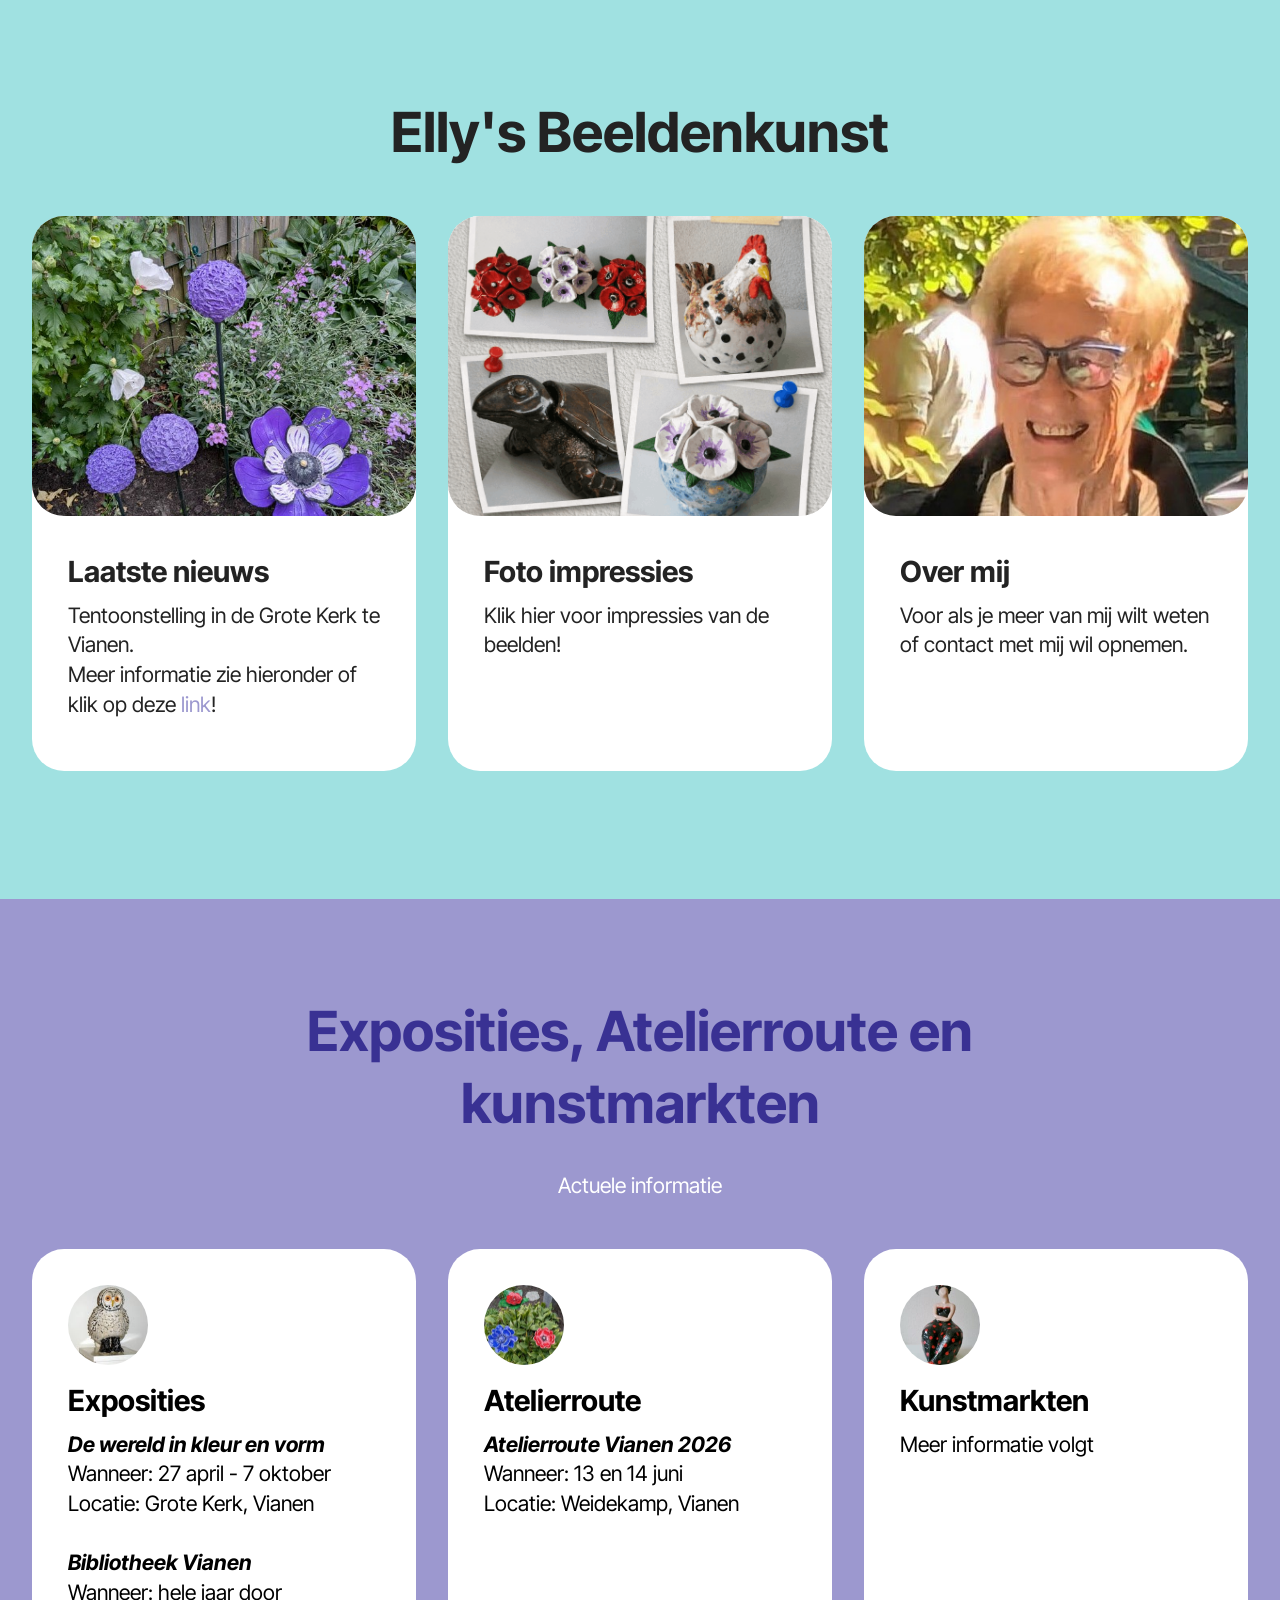
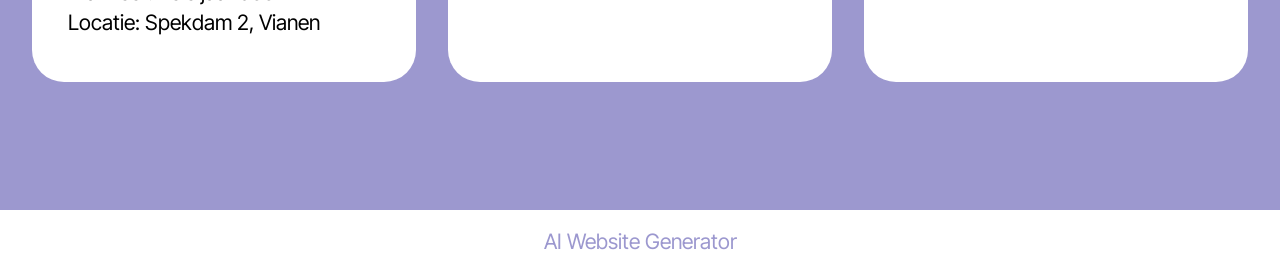
<file: index.html>
<!DOCTYPE html>
<html  >
<head>
  <!-- Site made with Mobirise Website Builder v6.1.12, https://mobirise.com -->
  <meta charset="UTF-8">
  <meta http-equiv="X-UA-Compatible" content="IE=edge">
  <meta name="generator" content="Mobirise v6.1.12, mobirise.com">
  <meta name="viewport" content="width=device-width, initial-scale=1, minimum-scale=1">
  <link rel="shortcut icon" href="assets/images/logo5.png" type="image/x-icon">
  <meta name="description" content="">
  
  
  <title>Home</title>
  <link rel="stylesheet" href="assets/bootstrap/css/bootstrap.min.css">
  <link rel="stylesheet" href="assets/theme/css/style.css">
  <link rel="preload" href="https://fonts.googleapis.com/css?family=Inter+Tight:100,200,300,400,500,600,700,800,900,100i,200i,300i,400i,500i,600i,700i,800i,900i&display=swap" as="style" onload="this.onload=null;this.rel='stylesheet'">
  <noscript><link rel="stylesheet" href="https://fonts.googleapis.com/css?family=Inter+Tight:100,200,300,400,500,600,700,800,900,100i,200i,300i,400i,500i,600i,700i,800i,900i&display=swap"></noscript>
  <link rel="preload" as="style" href="assets/mobirise/css/mbr-additional.css?v=V6OPD0"><link rel="stylesheet" href="assets/mobirise/css/mbr-additional.css?v=V6OPD0" type="text/css">

  
  
  
</head>
<body>
  
  <section data-bs-version="5.1" class="features6 start cid-vg1WbnvThh" id="features06-0">
	
	
	<div class="container">
		<div class="row justify-content-center">
			<div class="col-12 content-head">
				<div class="mbr-section-head mb-5">
					<h4 class="mbr-section-title mbr-fonts-style align-center mb-0 display-2">
						<strong>Elly's Beeldenkunst</strong></h4>
					
					
				</div>
			</div>
		</div>
		<div class="row">
			<div class="item features-image col-12 col-md-6 col-lg-4">
				<div class="item-wrapper">
					<div class="item-img">
						<img src="assets/images/lkdl9959-600x800.jpg" alt="Exposities, markten en kunstroutes">
					</div>
					<div class="item-content">
						<h5 class="item-title mbr-fonts-style display-5">
							<strong>Laatste nieuws</strong></h5>
						<p class="mbr-text mbr-fonts-style display-7">
							Tentoonstelling in de Grote Kerk te Vianen. <br>Meer informatie zie hieronder of klik op deze <a href="assets/files/Uitnodiging-tentoonstellingGroteKerkVianen2026.pdf" class="text-primary" target="_blank">link</a>!</p>
						
					</div>
				</div>
			</div>
			<div class="item features-image col-12 col-md-6 col-lg-4">
				<div class="item-wrapper">
					<div class="item-img">
						<a href="fotoimpressies.html"><img src="assets/images/collage-815x815.png" alt="Mobirise Website Builder"></a>
					</div>
					<div class="item-content">
						<h5 class="item-title mbr-fonts-style display-5">
							<strong>Foto impressies</strong></h5>
						<p class="mbr-text mbr-fonts-style display-7">
							Klik hier voor impressies van de beelden!</p>
						
					</div>
				</div>
			</div>
			<div class="item features-image col-12 col-md-6 col-lg-4">
				<div class="item-wrapper">
					<div class="item-img">
						<a href="Over mij.html"><img src="assets/images/elly-1-746x1468.jpeg" alt="over mij"></a>
					</div>
					<div class="item-content">
						<h5 class="item-title mbr-fonts-style display-5">
							<strong>Over mij</strong></h5>
						<p class="mbr-text mbr-fonts-style display-7">
							Voor als je meer van mij wilt weten of contact met mij wil opnemen.<br>
						</p>
						
					</div>
				</div>
			</div>
		</div>
	</div>
</section>

<section data-bs-version="5.1" class="features19 cid-vg1Wrm5xDN" id="features019-2">
	

	
	
	<div class="container">
		<div class="row justify-content-center">
			<div class="col-12 mb-5 content-head">
				<h3 class="mbr-section-title mbr-fonts-style align-center mb-0 display-2"><strong>Exposities, Atelierroute en kunstmarkten</strong></h3>
				<h5 class="mbr-section-subtitle mbr-fonts-style align-center mb-0 mt-4 display-7">Actuele informatie</h5>
			</div>
		</div>
		<div class="row">
			<div class="item features-without-image col-12 col-lg-4 item-mb">
				<div class="item-wrapper">
					<div class="card-box align-left">
						<div class="img-wrapper mb-3">
							<img class="" src="assets/images/uil-nieuw-20110731-1488414669-160x120.jpg" alt="Exposities">
						</div>
						<h5 class="card-title mbr-fonts-style display-5">
							<strong>Exposities</strong></h5>
						<p class="card-text mbr-fonts-style display-7"><strong><em>De wereld in kleur en vorm</em></strong><br>Wanneer: 27 april - 7 oktober<br>Locatie: Grote Kerk, Vianen<br><br><strong><em>Bibliotheek Vianen
</em></strong><br>Wanneer: hele jaar door<br>Locatie: Spekdam 2, Vianen</p>
					</div>
				</div>
			</div>
			<div class="item features-without-image col-12 col-lg-4 item-mb">
				<div class="item-wrapper">
					<div class="card-box align-left">
						<div class="img-wrapper mb-3">
							<img class="" src="assets/images/kfmj1728-160x213.jpg" alt="Atelierroute">
						</div>
						<h5 class="card-title mbr-fonts-style display-5">
							<strong>Atelierroute</strong></h5>
						<p class="card-text mbr-fonts-style display-7"><strong><em>
							Atelierroute Vianen 2026<br></em></strong>Wanneer: 13 en 14 juni<br>Locatie: Weidekamp, Vianen</p>
					</div>
				</div>
			</div>
			<div class="item features-without-image col-12 col-lg-4 item-mb">
				<div class="item-wrapper">
					<div class="card-box align-left">
						<div class="img-wrapper mb-3">
							<img class="" src="assets/images/2014-02-102010.40.00-1-160x206.jpg" alt="Kunstmarkten">
						</div>
						<h5 class="card-title mbr-fonts-style display-5">
							<strong>Kunstmarkten</strong></h5>
						<p class="card-text mbr-fonts-style display-7">Meer informatie volgt</p>
					</div>
				</div>
			</div>
		</div>
	</div>
</section><section class="display-7" style="padding: 0;align-items: center;justify-content: center;flex-wrap: wrap;    align-content: center;display: flex;position: relative;height: 4rem;"><a href="https://mobiri.se/" style="flex: 1 1;height: 4rem;position: absolute;width: 100%;z-index: 1;"><img alt="" style="height: 4rem;" src="[data-uri]"></a><p style="margin: 0;text-align: center;" class="display-7">&#8204;</p><a style="z-index:1" href="https://mobirise.com/builder/ai-website-generator.html">AI Website Generator</a></section><script src="assets/bootstrap/js/bootstrap.bundle.min.js"></script>  <script src="assets/smoothscroll/smooth-scroll.js"></script>  <script src="assets/ytplayer/index.js"></script>  <script src="assets/theme/js/script.js"></script>  
  
  
</body>
</html>
</file>
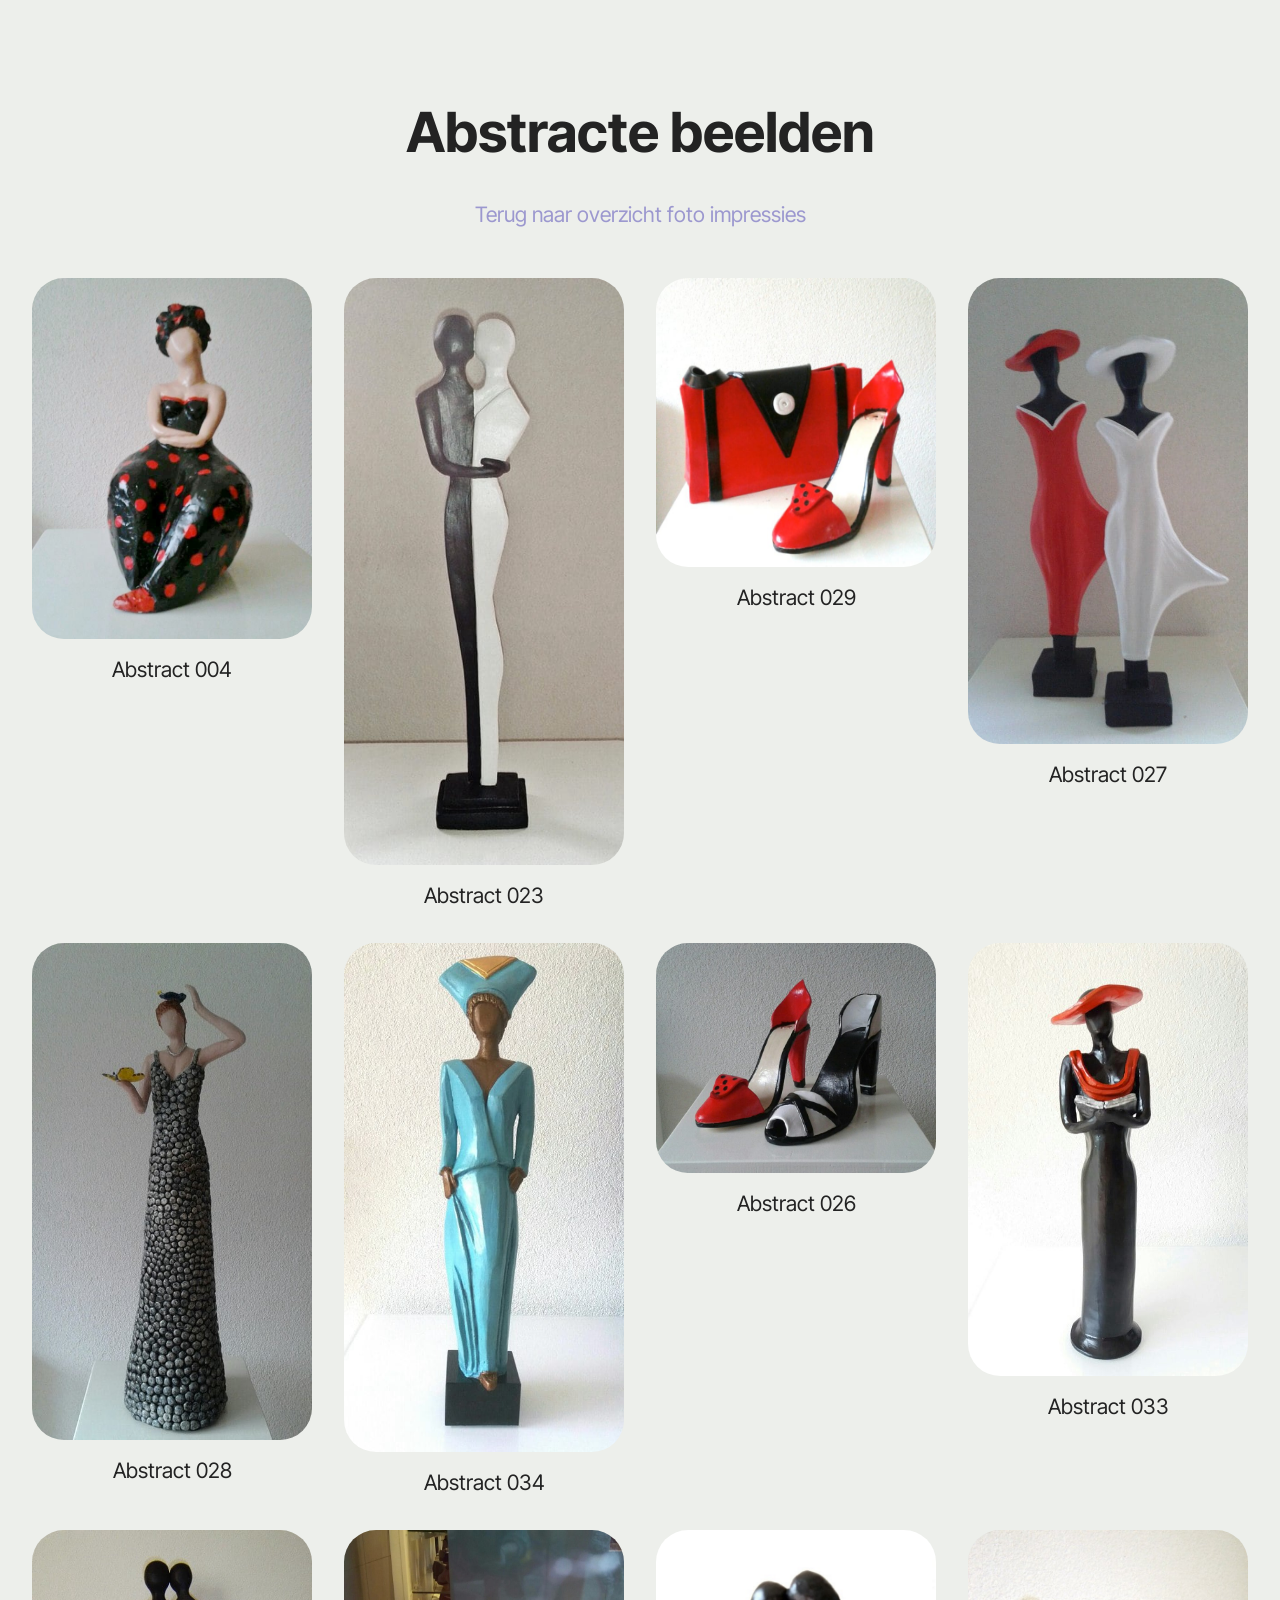
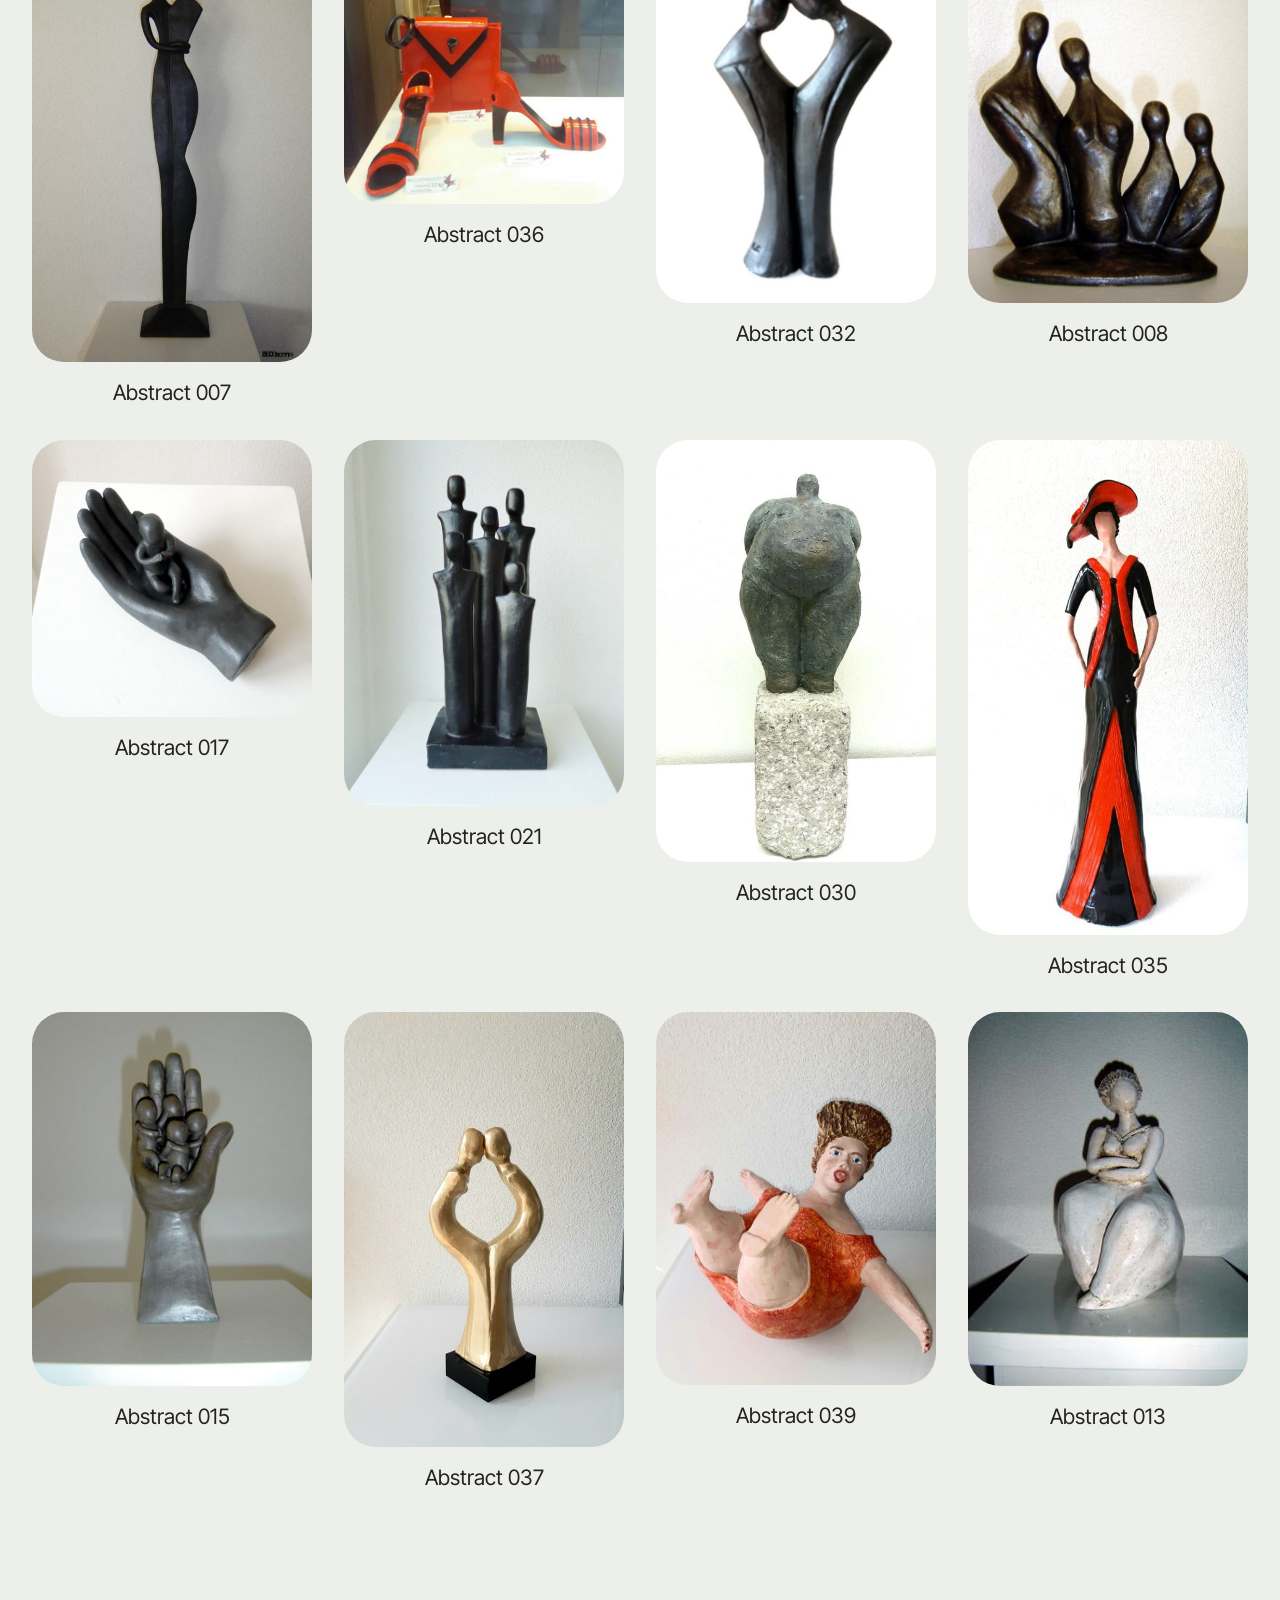
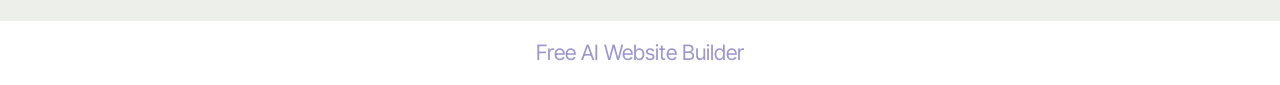
<file: Abstract.html>
<!DOCTYPE html>
<html  >
<head>
  <!-- Site made with Mobirise Website Builder v6.1.12, https://mobirise.com -->
  <meta charset="UTF-8">
  <meta http-equiv="X-UA-Compatible" content="IE=edge">
  <meta name="generator" content="Mobirise v6.1.12, mobirise.com">
  <meta name="viewport" content="width=device-width, initial-scale=1, minimum-scale=1">
  <link rel="shortcut icon" href="assets/images/logo5.png" type="image/x-icon">
  <meta name="description" content="">
  
  
  <title>Abstract</title>
  <link rel="stylesheet" href="assets/web/assets/mobirise-icons2/mobirise2.css">
  <link rel="stylesheet" href="assets/bootstrap/css/bootstrap.min.css">
  <link rel="stylesheet" href="assets/theme/css/style.css">
  <link rel="preload" href="https://fonts.googleapis.com/css?family=Inter+Tight:100,200,300,400,500,600,700,800,900,100i,200i,300i,400i,500i,600i,700i,800i,900i&display=swap" as="style" onload="this.onload=null;this.rel='stylesheet'">
  <noscript><link rel="stylesheet" href="https://fonts.googleapis.com/css?family=Inter+Tight:100,200,300,400,500,600,700,800,900,100i,200i,300i,400i,500i,600i,700i,800i,900i&display=swap"></noscript>
  <link rel="preload" as="style" href="assets/mobirise/css/mbr-additional.css?v=9S0sBH"><link rel="stylesheet" href="assets/mobirise/css/mbr-additional.css?v=9S0sBH" type="text/css">

  
  
  
</head>
<body>
  
  <section data-bs-version="5.1" class="gallery1 mbr-gallery cid-vg2cDiUILv" id="gallery01-5">
    
    

    <div class="container-fluid">
        <div class="row justify-content-center">
            <div class="col-12 content-head">
                <div class="mb-5">
                    <h3 class="mbr-section-title mbr-fonts-style align-center m-0 display-2"><strong>Abstracte beelden</strong></h3>
                    <h4 class="mbr-section-subtitle mbr-fonts-style align-center mb-0 mt-4 display-7"><a href="fotoimpressies.html" class="text-primary">Terug naar overzicht foto impressies</a></h4>
                </div>
            </div>
        </div>
        
        <div class="row mbr-gallery">
            <div class="col-12 col-md-6 col-lg-3 item gallery-image active">
                <div class="item-wrapper mb-3" data-toggle="modal" data-bs-toggle="modal" data-target="#vg2VzekMsy-modal" data-bs-target="#vg2VzekMsy-modal">
                    <img class="w-100" src="assets/images/2014-02-10-10.40.00-1-614x792.jpg" alt="Abstract 004" data-slide-to="0" data-bs-slide-to="0" data-target="#lb-vg2VzekMsy" data-bs-target="#lb-vg2VzekMsy">
                    <div class="icon-wrapper">
                        <span class="mobi-mbri mobi-mbri-search mbr-iconfont mbr-iconfont-btn"></span>
                    </div>
                </div>
                <h6 class="mbr-item-subtitle mbr-fonts-style align-center mb-0 mt-3 display-7">Abstract 004</h6>
            </div><div class="col-12 col-md-6 col-lg-3 item gallery-image">
                <div class="item-wrapper mb-3" data-toggle="modal" data-bs-toggle="modal" data-target="#vg2VzekMsy-modal" data-bs-target="#vg2VzekMsy-modal">
                    <img class="w-100" src="assets/images/20141125-112833-resized-381x800.jpg" alt="Abstract 023" data-slide-to="1" data-bs-slide-to="1" data-target="#lb-vg2VzekMsy" data-bs-target="#lb-vg2VzekMsy">
                    <div class="icon-wrapper">
                        <span class="mobi-mbri mobi-mbri-search mbr-iconfont mbr-iconfont-btn"></span>
                    </div>
                </div>
                <h6 class="mbr-item-subtitle mbr-fonts-style align-center mb-0 mt-3 display-7">Abstract 023</h6>
            </div><div class="col-12 col-md-6 col-lg-3 item gallery-image">
                <div class="item-wrapper mb-3" data-toggle="modal" data-bs-toggle="modal" data-target="#vg2VzekMsy-modal" data-bs-target="#vg2VzekMsy-modal">
                    <img class="w-100" src="assets/images/2016-09-182004.44.40-646x667.jpg" alt="Abstract 029" data-slide-to="2" data-bs-slide-to="2" data-target="#lb-vg2VzekMsy" data-bs-target="#lb-vg2VzekMsy">
                    <div class="icon-wrapper">
                        <span class="mobi-mbri mobi-mbri-search mbr-iconfont mbr-iconfont-btn"></span>
                    </div>
                </div>
                <h6 class="mbr-item-subtitle mbr-fonts-style align-center mb-0 mt-3 display-7">Abstract 029</h6>
            </div><div class="col-12 col-md-6 col-lg-3 item gallery-image">
                <div class="item-wrapper mb-3" data-toggle="modal" data-bs-toggle="modal" data-target="#vg2VzekMsy-modal" data-bs-target="#vg2VzekMsy-modal">
                    <img class="w-100" src="assets/images/20160112-161927-4-resized-480x800.jpg" alt="Abstract 029" data-slide-to="3" data-bs-slide-to="3" data-target="#lb-vg2VzekMsy" data-bs-target="#lb-vg2VzekMsy">
                    <div class="icon-wrapper">
                        <span class="mobi-mbri mobi-mbri-search mbr-iconfont mbr-iconfont-btn"></span>
                    </div>
                </div>
                <h6 class="mbr-item-subtitle mbr-fonts-style align-center mb-0 mt-3 display-7">Abstract 027</h6>
            </div><div class="col-12 col-md-6 col-lg-3 item gallery-image">
                <div class="item-wrapper mb-3" data-toggle="modal" data-bs-toggle="modal" data-target="#vg2VzekMsy-modal" data-bs-target="#vg2VzekMsy-modal">
                    <img class="w-100" src="assets/images/20160120-135633-2-resized-451x800.jpg" alt="Abstract 029" data-slide-to="4" data-bs-slide-to="4" data-target="#lb-vg2VzekMsy" data-bs-target="#lb-vg2VzekMsy">
                    <div class="icon-wrapper">
                        <span class="mobi-mbri mobi-mbri-search mbr-iconfont mbr-iconfont-btn"></span>
                    </div>
                </div>
                <h6 class="mbr-item-subtitle mbr-fonts-style align-center mb-0 mt-3 display-7">Abstract 028</h6>
            </div><div class="col-12 col-md-6 col-lg-3 item gallery-image">
                <div class="item-wrapper mb-3" data-toggle="modal" data-bs-toggle="modal" data-target="#vg2VzekMsy-modal" data-bs-target="#vg2VzekMsy-modal">
                    <img class="w-100" src="assets/images/20180625-112803-resized-440x800.jpg" alt="Abstract 029" data-slide-to="5" data-bs-slide-to="5" data-target="#lb-vg2VzekMsy" data-bs-target="#lb-vg2VzekMsy">
                    <div class="icon-wrapper">
                        <span class="mobi-mbri mobi-mbri-search mbr-iconfont mbr-iconfont-btn"></span>
                    </div>
                </div>
                <h6 class="mbr-item-subtitle mbr-fonts-style align-center mb-0 mt-3 display-7">Abstract 034</h6>
            </div><div class="col-12 col-md-6 col-lg-3 item gallery-image">
                <div class="item-wrapper mb-3" data-toggle="modal" data-bs-toggle="modal" data-target="#vg2VzekMsy-modal" data-bs-target="#vg2VzekMsy-modal">
                    <img class="w-100" src="assets/images/20160120-135859-1-2-resized-800x656.jpg" alt="Abstract 029" data-slide-to="6" data-bs-slide-to="6" data-target="#lb-vg2VzekMsy" data-bs-target="#lb-vg2VzekMsy">
                    <div class="icon-wrapper">
                        <span class="mobi-mbri mobi-mbri-search mbr-iconfont mbr-iconfont-btn"></span>
                    </div>
                </div>
                <h6 class="mbr-item-subtitle mbr-fonts-style align-center mb-0 mt-3 display-7">Abstract 026</h6>
            </div><div class="col-12 col-md-6 col-lg-3 item gallery-image">
                <div class="item-wrapper mb-3" data-toggle="modal" data-bs-toggle="modal" data-target="#vg2VzekMsy-modal" data-bs-target="#vg2VzekMsy-modal">
                    <img class="w-100" src="assets/images/20180625-110249-1-resized-518x800.jpg" alt="Abstract 029" data-slide-to="7" data-bs-slide-to="7" data-target="#lb-vg2VzekMsy" data-bs-target="#lb-vg2VzekMsy">
                    <div class="icon-wrapper">
                        <span class="mobi-mbri mobi-mbri-search mbr-iconfont mbr-iconfont-btn"></span>
                    </div>
                </div>
                <h6 class="mbr-item-subtitle mbr-fonts-style align-center mb-0 mt-3 display-7">Abstract 033</h6>
            </div><div class="col-12 col-md-6 col-lg-3 item gallery-image">
                <div class="item-wrapper mb-3" data-toggle="modal" data-bs-toggle="modal" data-target="#vg2VzekMsy-modal" data-bs-target="#vg2VzekMsy-modal">
                    <img class="w-100" src="assets/images/abstract-20110122-1489620753-518x800.jpg" alt="Abstract 029" data-slide-to="8" data-bs-slide-to="8" data-target="#lb-vg2VzekMsy" data-bs-target="#lb-vg2VzekMsy">
                    <div class="icon-wrapper">
                        <span class="mobi-mbri mobi-mbri-search mbr-iconfont mbr-iconfont-btn"></span>
                    </div>
                </div>
                <h6 class="mbr-item-subtitle mbr-fonts-style align-center mb-0 mt-3 display-7">Abstract 007</h6>
            </div><div class="col-12 col-md-6 col-lg-3 item gallery-image">
                <div class="item-wrapper mb-3" data-toggle="modal" data-bs-toggle="modal" data-target="#vg2VzekMsy-modal" data-bs-target="#vg2VzekMsy-modal">
                    <img class="w-100" src="assets/images/20181020-144559-1-1-resized-800x784.jpg" alt="Abstract 029" data-slide-to="9" data-bs-slide-to="9" data-target="#lb-vg2VzekMsy" data-bs-target="#lb-vg2VzekMsy">
                    <div class="icon-wrapper">
                        <span class="mobi-mbri mobi-mbri-search mbr-iconfont mbr-iconfont-btn"></span>
                    </div>
                </div>
                <h6 class="mbr-item-subtitle mbr-fonts-style align-center mb-0 mt-3 display-7">Abstract 036</h6>
            </div><div class="col-12 col-md-6 col-lg-3 item gallery-image">
                <div class="item-wrapper mb-3" data-toggle="modal" data-bs-toggle="modal" data-target="#vg2VzekMsy-modal" data-bs-target="#vg2VzekMsy-modal">
                    <img class="w-100" src="assets/images/20180625-111818-2-resized-600x800.jpg" alt="Abstract 029" data-slide-to="10" data-bs-slide-to="10" data-target="#lb-vg2VzekMsy" data-bs-target="#lb-vg2VzekMsy">
                    <div class="icon-wrapper">
                        <span class="mobi-mbri mobi-mbri-search mbr-iconfont mbr-iconfont-btn"></span>
                    </div>
                </div>
                <h6 class="mbr-item-subtitle mbr-fonts-style align-center mb-0 mt-3 display-7">Abstract 032</h6>
            </div><div class="col-12 col-md-6 col-lg-3 item gallery-image">
                <div class="item-wrapper mb-3" data-toggle="modal" data-bs-toggle="modal" data-target="#vg2VzekMsy-modal" data-bs-target="#vg2VzekMsy-modal">
                    <img class="w-100" src="assets/images/abstract-20110122-2038592299-600x800.jpg" alt="Abstract 029" data-slide-to="11" data-bs-slide-to="11" data-target="#lb-vg2VzekMsy" data-bs-target="#lb-vg2VzekMsy">
                    <div class="icon-wrapper">
                        <span class="mobi-mbri mobi-mbri-search mbr-iconfont mbr-iconfont-btn"></span>
                    </div>
                </div>
                <h6 class="mbr-item-subtitle mbr-fonts-style align-center mb-0 mt-3 display-7">Abstract 008</h6>
            </div><div class="col-12 col-md-6 col-lg-3 item gallery-image">
                <div class="item-wrapper mb-3" data-toggle="modal" data-bs-toggle="modal" data-target="#vg2VzekMsy-modal" data-bs-target="#vg2VzekMsy-modal">
                    <img class="w-100" src="assets/images/dsc00897-20130731-1115194237-800x792.jpg" alt="Abstract 029" data-slide-to="12" data-bs-slide-to="12" data-target="#lb-vg2VzekMsy" data-bs-target="#lb-vg2VzekMsy">
                    <div class="icon-wrapper">
                        <span class="mobi-mbri mobi-mbri-search mbr-iconfont mbr-iconfont-btn"></span>
                    </div>
                </div>
                <h6 class="mbr-item-subtitle mbr-fonts-style align-center mb-0 mt-3 display-7">Abstract 017</h6>
            </div><div class="col-12 col-md-6 col-lg-3 item gallery-image">
                <div class="item-wrapper mb-3" data-toggle="modal" data-bs-toggle="modal" data-target="#vg2VzekMsy-modal" data-bs-target="#vg2VzekMsy-modal">
                    <img class="w-100" src="assets/images/dsc01263-612x800.jpg" alt="Abstract 029" data-slide-to="13" data-bs-slide-to="13" data-target="#lb-vg2VzekMsy" data-bs-target="#lb-vg2VzekMsy">
                    <div class="icon-wrapper">
                        <span class="mobi-mbri mobi-mbri-search mbr-iconfont mbr-iconfont-btn"></span>
                    </div>
                </div>
                <h6 class="mbr-item-subtitle mbr-fonts-style align-center mb-0 mt-3 display-7">Abstract 021</h6>
            </div><div class="col-12 col-md-6 col-lg-3 item gallery-image">
                <div class="item-wrapper mb-3" data-toggle="modal" data-bs-toggle="modal" data-target="#vg2VzekMsy-modal" data-bs-target="#vg2VzekMsy-modal">
                    <img class="w-100" src="assets/images/img-20171026-wa0002-531x800.jpg" alt="Abstract 029" data-slide-to="14" data-bs-slide-to="14" data-target="#lb-vg2VzekMsy" data-bs-target="#lb-vg2VzekMsy">
                    <div class="icon-wrapper">
                        <span class="mobi-mbri mobi-mbri-search mbr-iconfont mbr-iconfont-btn"></span>
                    </div>
                </div>
                <h6 class="mbr-item-subtitle mbr-fonts-style align-center mb-0 mt-3 display-7">Abstract 030</h6>
            </div><div class="col-12 col-md-6 col-lg-3 item gallery-image">
                <div class="item-wrapper mb-3" data-toggle="modal" data-bs-toggle="modal" data-target="#vg2VzekMsy-modal" data-bs-target="#vg2VzekMsy-modal">
                    <img class="w-100" src="assets/images/img-20180711-wa0006-453x800.jpg" alt="Abstract 029" data-slide-to="15" data-bs-slide-to="15" data-target="#lb-vg2VzekMsy" data-bs-target="#lb-vg2VzekMsy">
                    <div class="icon-wrapper">
                        <span class="mobi-mbri mobi-mbri-search mbr-iconfont mbr-iconfont-btn"></span>
                    </div>
                </div>
                <h6 class="mbr-item-subtitle mbr-fonts-style align-center mb-0 mt-3 display-7">Abstract 035</h6>
            </div><div class="col-12 col-md-6 col-lg-3 item gallery-image">
                <div class="item-wrapper mb-3" data-toggle="modal" data-bs-toggle="modal" data-target="#vg2VzekMsy-modal" data-bs-target="#vg2VzekMsy-modal">
                    <img class="w-100" src="assets/images/moederhand-3-20120922-1793210890-600x800.jpg" alt="Abstract 029" data-slide-to="16" data-bs-slide-to="16" data-target="#lb-vg2VzekMsy" data-bs-target="#lb-vg2VzekMsy">
                    <div class="icon-wrapper">
                        <span class="mobi-mbri mobi-mbri-search mbr-iconfont mbr-iconfont-btn"></span>
                    </div>
                </div>
                <h6 class="mbr-item-subtitle mbr-fonts-style align-center mb-0 mt-3 display-7">Abstract 015</h6>
            </div><div class="col-12 col-md-6 col-lg-3 item gallery-image">
                <div class="item-wrapper mb-3" data-toggle="modal" data-bs-toggle="modal" data-target="#vg2VzekMsy-modal" data-bs-target="#vg2VzekMsy-modal">
                    <img class="w-100" src="assets/images/photo-2021-12-06-12-19-1-515x800.jpg" alt="Abstract 029" data-slide-to="17" data-bs-slide-to="17" data-target="#lb-vg2VzekMsy" data-bs-target="#lb-vg2VzekMsy">
                    <div class="icon-wrapper">
                        <span class="mobi-mbri mobi-mbri-search mbr-iconfont mbr-iconfont-btn"></span>
                    </div>
                </div>
                <h6 class="mbr-item-subtitle mbr-fonts-style align-center mb-0 mt-3 display-7">Abstract 037</h6>
            </div><div class="col-12 col-md-6 col-lg-3 item gallery-image">
                <div class="item-wrapper mb-3" data-toggle="modal" data-bs-toggle="modal" data-target="#vg2VzekMsy-modal" data-bs-target="#vg2VzekMsy-modal">
                    <img class="w-100" src="assets/images/photo-2022-05-29-15-03-35-2-601x800.jpg" alt="Abstract 029" data-slide-to="18" data-bs-slide-to="18" data-target="#lb-vg2VzekMsy" data-bs-target="#lb-vg2VzekMsy">
                    <div class="icon-wrapper">
                        <span class="mobi-mbri mobi-mbri-search mbr-iconfont mbr-iconfont-btn"></span>
                    </div>
                </div>
                <h6 class="mbr-item-subtitle mbr-fonts-style align-center mb-0 mt-3 display-7">Abstract 039</h6>
            </div><div class="col-12 col-md-6 col-lg-3 item gallery-image">
                <div class="item-wrapper mb-3" data-toggle="modal" data-bs-toggle="modal" data-target="#vg2VzekMsy-modal" data-bs-target="#vg2VzekMsy-modal">
                    <img class="w-100" src="assets/images/vrouw-20110221-1767421756-360x480.jpg" alt="Abstract 029" data-slide-to="19" data-bs-slide-to="19" data-target="#lb-vg2VzekMsy" data-bs-target="#lb-vg2VzekMsy">
                    <div class="icon-wrapper">
                        <span class="mobi-mbri mobi-mbri-search mbr-iconfont mbr-iconfont-btn"></span>
                    </div>
                </div>
                <h6 class="mbr-item-subtitle mbr-fonts-style align-center mb-0 mt-3 display-7">Abstract 013</h6>
            </div>
            
            
            
            
            
            
            
        </div>

        <div class="modal mbr-slider" tabindex="-1" role="dialog" aria-hidden="true" id="vg2VzekMsy-modal">
            <div class="modal-dialog" role="document">
                <div class="modal-content">
                    <div class="modal-body">
                        <div class="carousel slide" data-pause="false" data-bs-pause="false" id="lb-vg2VzekMsy" data-interval="5000" data-bs-interval="5000">
                            <div class="carousel-inner">
                                <div class="carousel-item active">
                                    <img class="d-block w-100" src="assets/images/2014-02-10-10.40.00-1-614x792.jpg" alt="Mobirise Website Builder">
                                </div><div class="carousel-item">
                                    <img class="d-block w-100" src="assets/images/20141125-112833-resized-381x800.jpg" alt="Mobirise Website Builder">
                                </div><div class="carousel-item">
                                    <img class="d-block w-100" src="assets/images/2016-09-182004.44.40-646x667.jpg" alt="Mobirise Website Builder">
                                </div><div class="carousel-item">
                                    <img class="d-block w-100" src="assets/images/20160112-161927-4-resized-480x800.jpg" alt="Mobirise Website Builder">
                                </div><div class="carousel-item">
                                    <img class="d-block w-100" src="assets/images/20160120-135633-2-resized-451x800.jpg" alt="Mobirise Website Builder">
                                </div><div class="carousel-item">
                                    <img class="d-block w-100" src="assets/images/20180625-112803-resized-440x800.jpg" alt="Mobirise Website Builder">
                                </div><div class="carousel-item">
                                    <img class="d-block w-100" src="assets/images/20160120-135859-1-2-resized-800x656.jpg" alt="Mobirise Website Builder">
                                </div><div class="carousel-item">
                                    <img class="d-block w-100" src="assets/images/20180625-110249-1-resized-518x800.jpg" alt="Mobirise Website Builder">
                                </div><div class="carousel-item">
                                    <img class="d-block w-100" src="assets/images/abstract-20110122-1489620753-518x800.jpg" alt="Mobirise Website Builder">
                                </div><div class="carousel-item">
                                    <img class="d-block w-100" src="assets/images/20181020-144559-1-1-resized-800x784.jpg" alt="Mobirise Website Builder">
                                </div><div class="carousel-item">
                                    <img class="d-block w-100" src="assets/images/20180625-111818-2-resized-600x800.jpg" alt="Mobirise Website Builder">
                                </div><div class="carousel-item">
                                    <img class="d-block w-100" src="assets/images/abstract-20110122-2038592299-600x800.jpg" alt="Mobirise Website Builder">
                                </div><div class="carousel-item">
                                    <img class="d-block w-100" src="assets/images/dsc00897-20130731-1115194237-800x792.jpg" alt="Mobirise Website Builder">
                                </div><div class="carousel-item">
                                    <img class="d-block w-100" src="assets/images/dsc01263-612x800.jpg" alt="Mobirise Website Builder">
                                </div><div class="carousel-item">
                                    <img class="d-block w-100" src="assets/images/img-20171026-wa0002-531x800.jpg" alt="Mobirise Website Builder">
                                </div><div class="carousel-item">
                                    <img class="d-block w-100" src="assets/images/img-20180711-wa0006-453x800.jpg" alt="Mobirise Website Builder">
                                </div><div class="carousel-item">
                                    <img class="d-block w-100" src="assets/images/moederhand-3-20120922-1793210890-600x800.jpg" alt="Mobirise Website Builder">
                                </div><div class="carousel-item">
                                    <img class="d-block w-100" src="assets/images/photo-2021-12-06-12-19-1-515x800.jpg" alt="Mobirise Website Builder">
                                </div><div class="carousel-item">
                                    <img class="d-block w-100" src="assets/images/photo-2022-05-29-15-03-35-2-601x800.jpg" alt="Mobirise Website Builder">
                                </div><div class="carousel-item">
                                    <img class="d-block w-100" src="assets/images/vrouw-20110221-1767421756-360x480.jpg" alt="Mobirise Website Builder">
                                </div>
                                
                                
                                
                                
                                
                                
                                
                            </div>
                            <ol class="carousel-indicators">
                                <li data-slide-to="0" data-bs-slide-to="0" class="active" data-target="#lb-vg2VzekMsy" data-bs-target="#lb-vg2VzekMsy"></li>
                                <li data-slide-to="1" data-bs-slide-to="1" data-target="#lb-vg2VzekMsy" data-bs-target="#lb-vg2VzekMsy"></li><li data-slide-to="2" data-bs-slide-to="2" data-target="#lb-vg2VzekMsy" data-bs-target="#lb-vg2VzekMsy"></li><li data-slide-to="3" data-bs-slide-to="3" data-target="#lb-vg2VzekMsy" data-bs-target="#lb-vg2VzekMsy"></li><li data-slide-to="4" data-bs-slide-to="4" data-target="#lb-vg2VzekMsy" data-bs-target="#lb-vg2VzekMsy"></li><li data-slide-to="5" data-bs-slide-to="5" data-target="#lb-vg2VzekMsy" data-bs-target="#lb-vg2VzekMsy"></li><li data-slide-to="6" data-bs-slide-to="6" data-target="#lb-vg2VzekMsy" data-bs-target="#lb-vg2VzekMsy"></li><li data-slide-to="7" data-bs-slide-to="7" data-target="#lb-vg2VzekMsy" data-bs-target="#lb-vg2VzekMsy"></li><li data-slide-to="8" data-bs-slide-to="8" data-target="#lb-vg2VzekMsy" data-bs-target="#lb-vg2VzekMsy"></li><li data-slide-to="9" data-bs-slide-to="9" data-target="#lb-vg2VzekMsy" data-bs-target="#lb-vg2VzekMsy"></li><li data-slide-to="10" data-bs-slide-to="10" data-target="#lb-vg2VzekMsy" data-bs-target="#lb-vg2VzekMsy"></li><li data-slide-to="11" data-bs-slide-to="11" data-target="#lb-vg2VzekMsy" data-bs-target="#lb-vg2VzekMsy"></li><li data-slide-to="12" data-bs-slide-to="12" data-target="#lb-vg2VzekMsy" data-bs-target="#lb-vg2VzekMsy"></li><li data-slide-to="13" data-bs-slide-to="13" data-target="#lb-vg2VzekMsy" data-bs-target="#lb-vg2VzekMsy"></li><li data-slide-to="14" data-bs-slide-to="14" data-target="#lb-vg2VzekMsy" data-bs-target="#lb-vg2VzekMsy"></li><li data-slide-to="15" data-bs-slide-to="15" data-target="#lb-vg2VzekMsy" data-bs-target="#lb-vg2VzekMsy"></li><li data-slide-to="16" data-bs-slide-to="16" data-target="#lb-vg2VzekMsy" data-bs-target="#lb-vg2VzekMsy"></li><li data-slide-to="17" data-bs-slide-to="17" data-target="#lb-vg2VzekMsy" data-bs-target="#lb-vg2VzekMsy"></li><li data-slide-to="18" data-bs-slide-to="18" data-target="#lb-vg2VzekMsy" data-bs-target="#lb-vg2VzekMsy"></li><li data-slide-to="19" data-bs-slide-to="19" data-target="#lb-vg2VzekMsy" data-bs-target="#lb-vg2VzekMsy"></li>
                                
                                
                                
                                
                                
                                
                            </ol>
                            <a role="button" href="" class="close" data-dismiss="modal" data-bs-dismiss="modal" aria-label="Close">
                            </a>
                            <a class="carousel-control-prev carousel-control" role="button" data-slide="prev" data-bs-slide="prev" href="#lb-vg2VzekMsy">
                                <span class="mobi-mbri mobi-mbri-arrow-prev" aria-hidden="true"></span>
                                <span class="sr-only visually-hidden">Previous</span>
                            </a>
                            <a class="carousel-control-next carousel-control" role="button" data-slide="next" data-bs-slide="next" href="#lb-vg2VzekMsy">
                                <span class="mobi-mbri mobi-mbri-arrow-next" aria-hidden="true"></span>
                                <span class="sr-only visually-hidden">Next</span>
                            </a>
                        </div>
                    </div>
                </div>
            </div>
        </div>
    </div>
</section><section class="display-7" style="padding: 0;align-items: center;justify-content: center;flex-wrap: wrap;    align-content: center;display: flex;position: relative;height: 4rem;"><a href="https://mobiri.se/" style="flex: 1 1;height: 4rem;position: absolute;width: 100%;z-index: 1;"><img alt="" style="height: 4rem;" src="[data-uri]"></a><p style="margin: 0;text-align: center;" class="display-7">&#8204;</p><a style="z-index:1" href="https://mobirise.com/builder/ai-website-builder.html">Free AI Website Builder</a></section><script src="assets/bootstrap/js/bootstrap.bundle.min.js"></script>  <script src="assets/smoothscroll/smooth-scroll.js"></script>  <script src="assets/ytplayer/index.js"></script>  <script src="assets/theme/js/script.js"></script>  
  
  
</body>
</html>
</file>
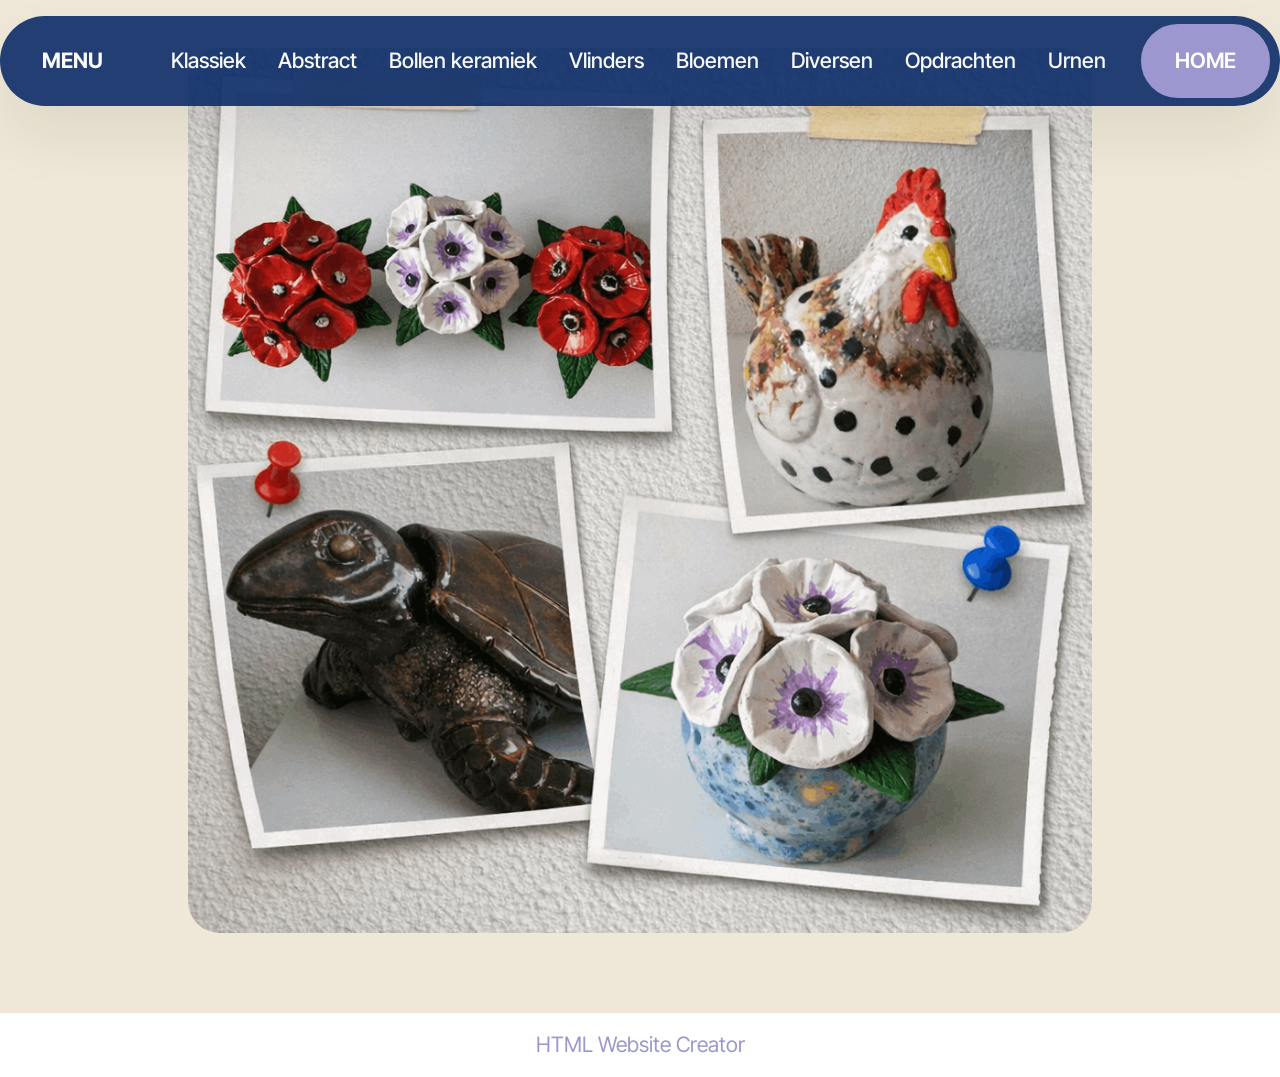
<file: fotoimpressies.html>
<!DOCTYPE html>
<html  >
<head>
  <!-- Site made with Mobirise Website Builder v6.1.12, https://mobirise.com -->
  <meta charset="UTF-8">
  <meta http-equiv="X-UA-Compatible" content="IE=edge">
  <meta name="generator" content="Mobirise v6.1.12, mobirise.com">
  <meta name="viewport" content="width=device-width, initial-scale=1, minimum-scale=1">
  <link rel="shortcut icon" href="assets/images/logo5.png" type="image/x-icon">
  <meta name="description" content="">
  
  
  <title>Foto impressies</title>
  <link rel="stylesheet" href="assets/web/assets/mobirise-icons2/mobirise2.css">
  <link rel="stylesheet" href="assets/bootstrap/css/bootstrap.min.css">
  <link rel="stylesheet" href="assets/dropdown/css/style.css">
  <link rel="stylesheet" href="assets/theme/css/style.css">
  <link rel="preload" href="https://fonts.googleapis.com/css?family=Inter+Tight:100,200,300,400,500,600,700,800,900,100i,200i,300i,400i,500i,600i,700i,800i,900i&display=swap" as="style" onload="this.onload=null;this.rel='stylesheet'">
  <noscript><link rel="stylesheet" href="https://fonts.googleapis.com/css?family=Inter+Tight:100,200,300,400,500,600,700,800,900,100i,200i,300i,400i,500i,600i,700i,800i,900i&display=swap"></noscript>
  <link rel="preload" as="style" href="assets/mobirise/css/mbr-additional.css?v=SPhflE"><link rel="stylesheet" href="assets/mobirise/css/mbr-additional.css?v=SPhflE" type="text/css">

  
  
  
</head>
<body>
  
  <section data-bs-version="5.1" class="menu menu1 cid-tJGsCG1vVL" once="menu" id="menu01-1">
	

	<nav class="navbar navbar-dropdown navbar-fixed-top navbar-expand-lg">
		<div class="container">
			<div class="navbar-brand">
				
				<span class="navbar-caption-wrap"><a class="navbar-caption text-white text-primary display-4" href="fotoimpressies.html">MENU</a></span>
			</div>
			<button class="navbar-toggler" type="button" data-toggle="collapse" data-bs-toggle="collapse" data-target="#navbarSupportedContent" data-bs-target="#navbarSupportedContent" aria-controls="navbarNavAltMarkup" aria-expanded="false" aria-label="Toggle navigation">
				<div class="hamburger">
					<span></span>
					<span></span>
					<span></span>
					<span></span>
				</div>
			</button>
			<div class="collapse navbar-collapse" id="navbarSupportedContent">
				<ul class="navbar-nav nav-dropdown" data-app-modern-menu="true"><li class="nav-item">
						<a class="nav-link link text-white display-4" href="Klassiek.html">Klassiek</a>
					</li>
					<li class="nav-item">
						<a class="nav-link link text-white display-4" href="Abstract.html" aria-expanded="false">Abstract</a>
					</li>
					<li class="nav-item">
						<a class="nav-link link text-white text-primary display-4" href="Bollen.html">Bollen keramiek</a>
					</li><li class="nav-item"><a class="nav-link link text-white text-primary display-4" href="Vlinders.html">Vlinders</a></li><li class="nav-item"><a class="nav-link link text-white text-primary display-4" href="Bloemen.html">Bloemen</a></li><li class="nav-item"><a class="nav-link link text-white display-4" href="index.html#contacts3-1">Diversen</a></li><li class="nav-item"><a class="nav-link link text-white display-4" href="index.html#contacts3-1">Opdrachten</a></li><li class="nav-item"><a class="nav-link link text-white display-4" href="index.html#contacts3-1">Urnen</a></li></ul>
				
				<div class="navbar-buttons mbr-section-btn"><a class="btn btn-primary display-4" href="index.html#form02-0">HOME</a></div>
			</div>
		</div>
	</nav>
</section>

<section data-bs-version="5.1" class="header16 cid-tJGs7X2OSn mbr-fullscreen" id="header16-0">
  

  
  

  <div class="text-center container-fluid">
    <div class="row justify-content-center mb-4">
      <div class="col-12 col-lg-9">
        <div class="image-wrap">
          <img src="assets/images/collage-1024x1024.png" alt="Mobirise Website Builder">
        </div>
      </div>
    </div>
    <div class="row justify-content-center">
      <div class="col-md-12 col-lg-9">
        
        
        
      </div>
    </div>
  </div>
</section><section class="display-7" style="padding: 0;align-items: center;justify-content: center;flex-wrap: wrap;    align-content: center;display: flex;position: relative;height: 4rem;"><a href="https://mobiri.se/" style="flex: 1 1;height: 4rem;position: absolute;width: 100%;z-index: 1;"><img alt="" style="height: 4rem;" src="[data-uri]"></a><p style="margin: 0;text-align: center;" class="display-7">&#8204;</p><a style="z-index:1" href="https://mobirise.com/html-builder.html">HTML Website Creator</a></section><script src="assets/bootstrap/js/bootstrap.bundle.min.js"></script>  <script src="assets/smoothscroll/smooth-scroll.js"></script>  <script src="assets/ytplayer/index.js"></script>  <script src="assets/dropdown/js/navbar-dropdown.js"></script>  <script src="assets/theme/js/script.js"></script>  
  
  
</body>
</html>
</file>
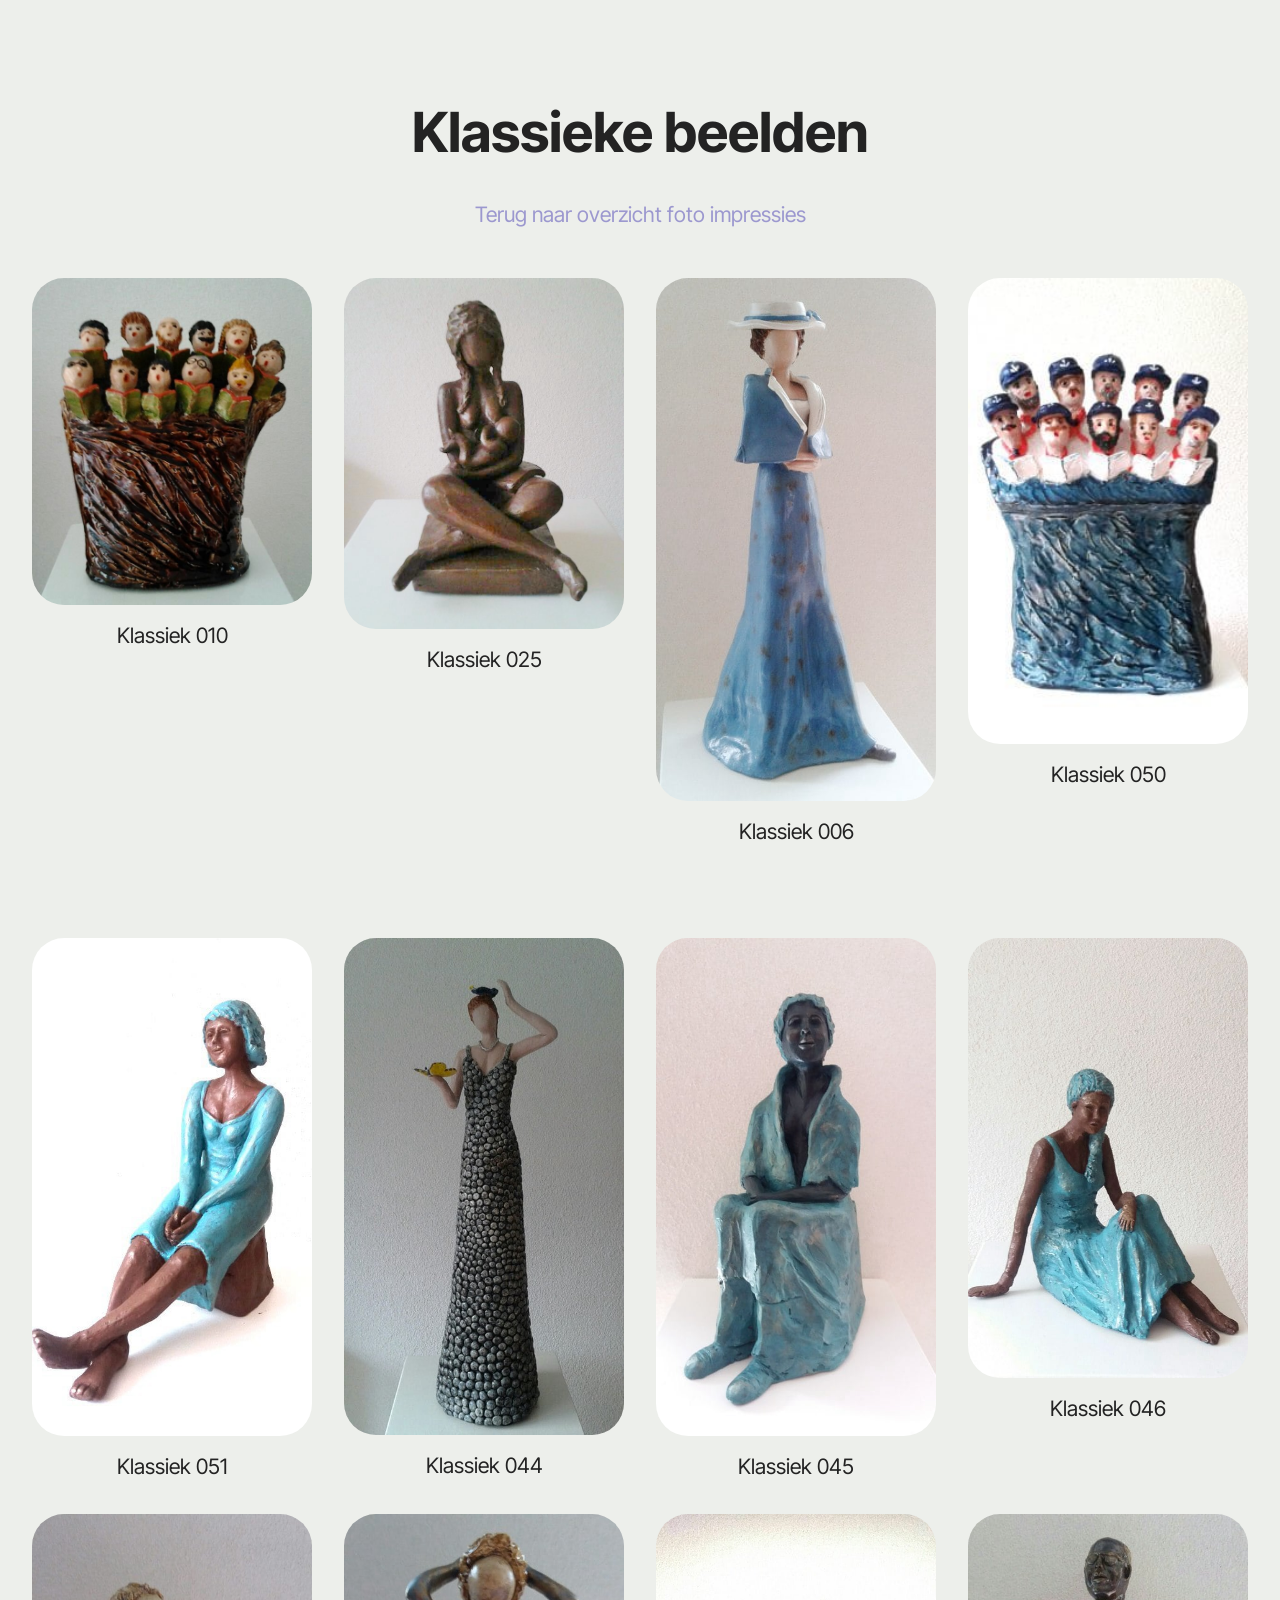
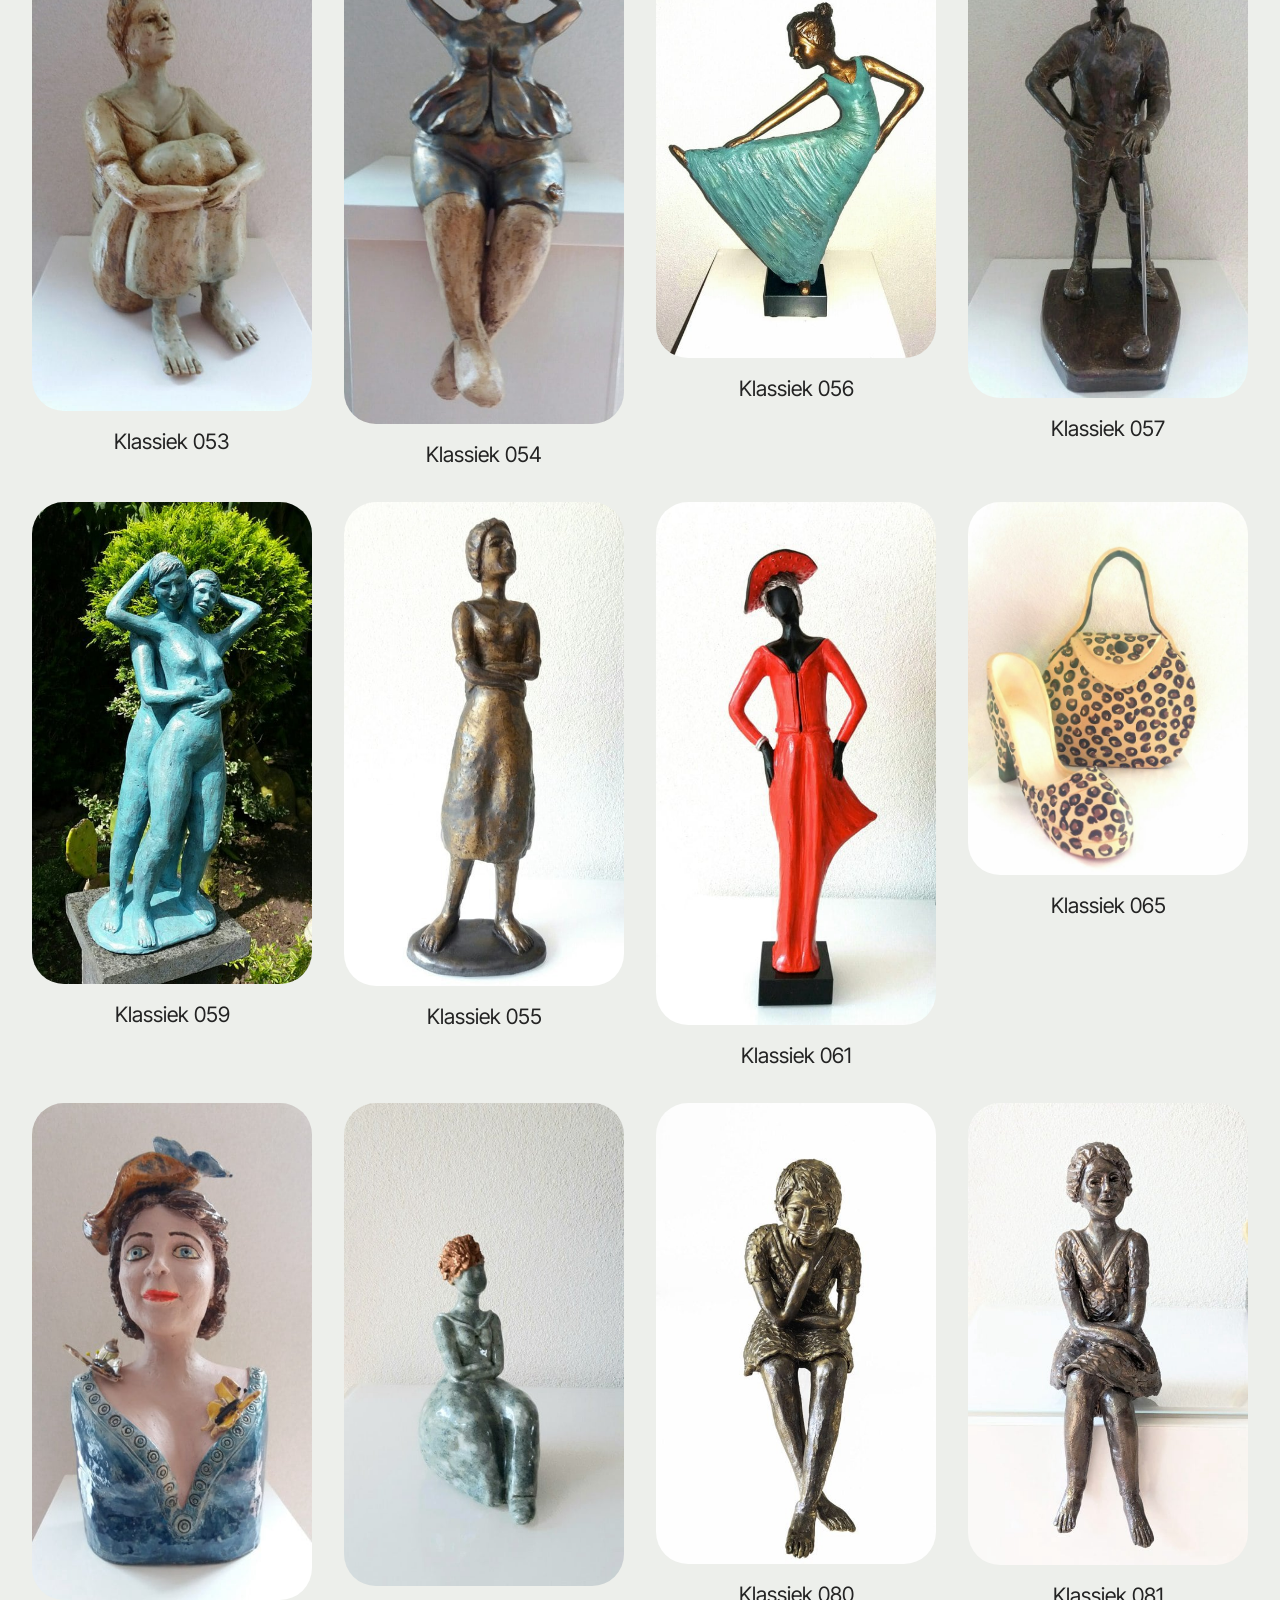
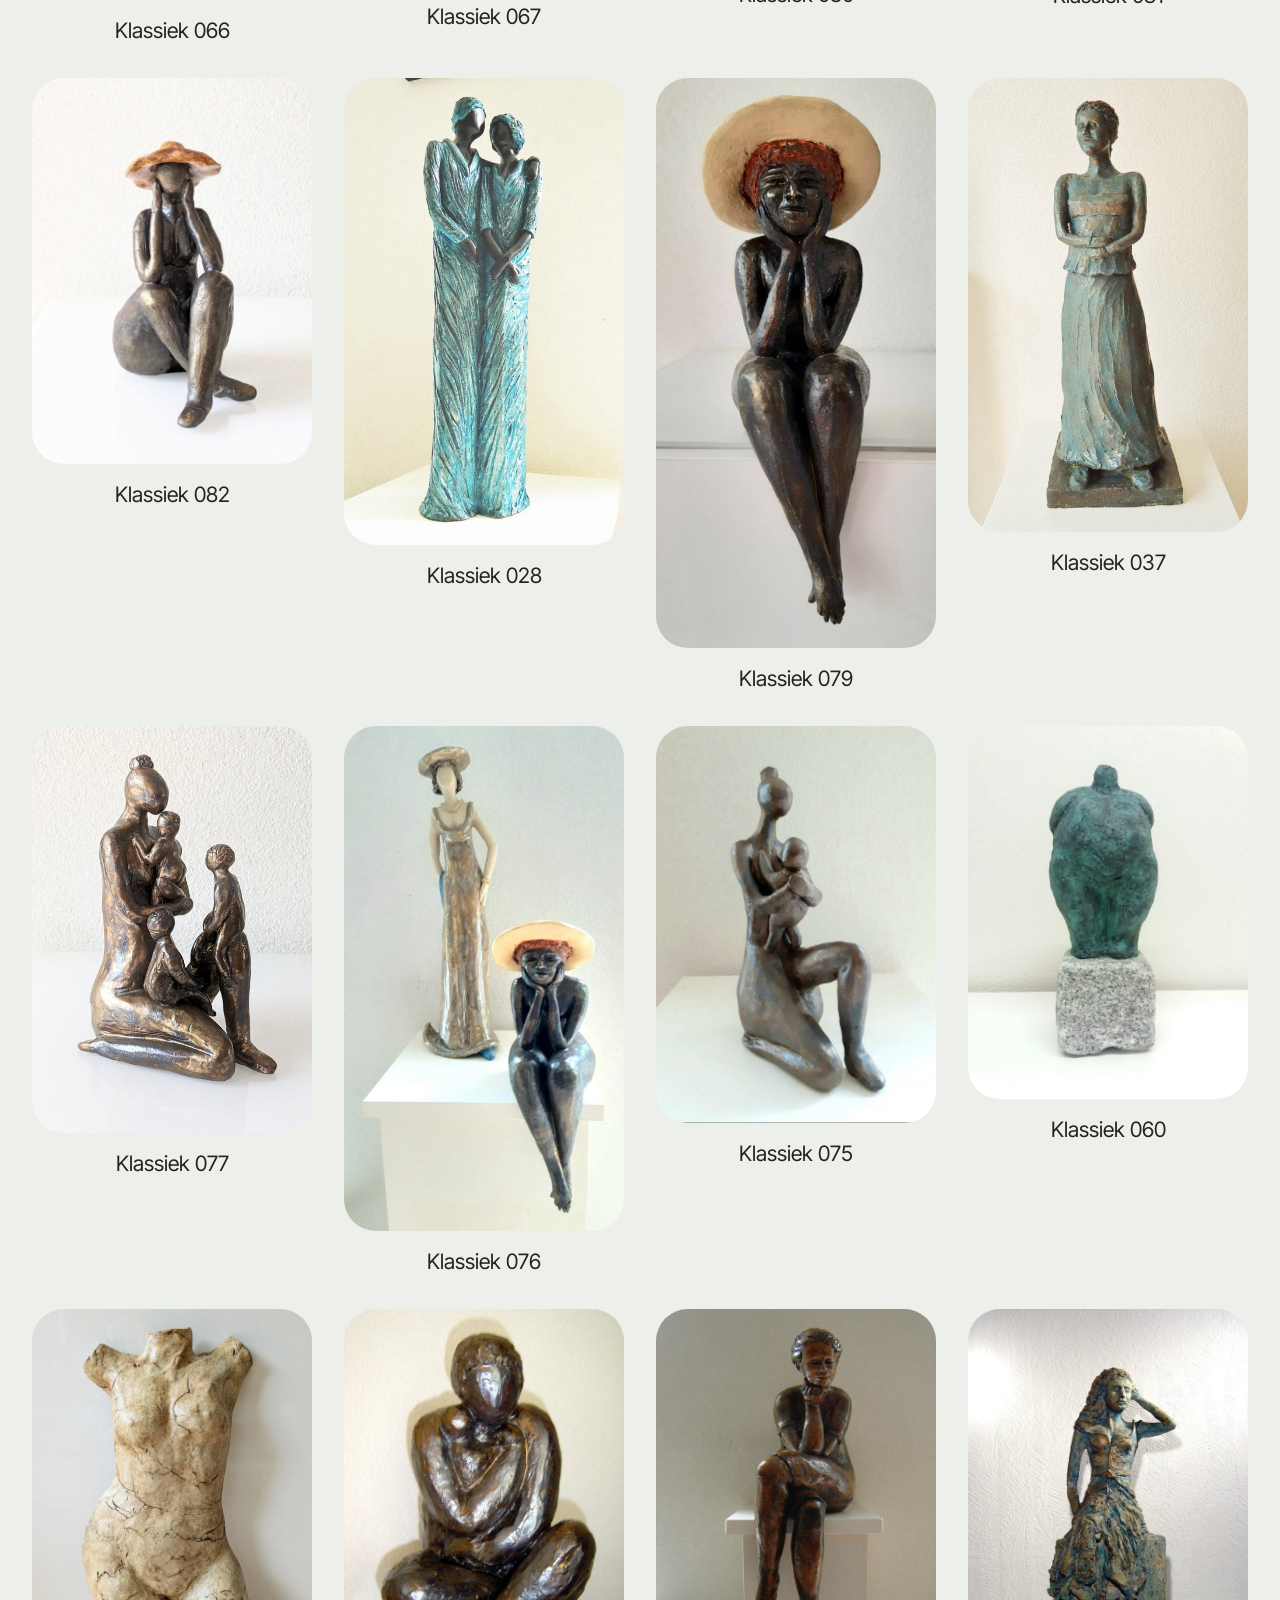
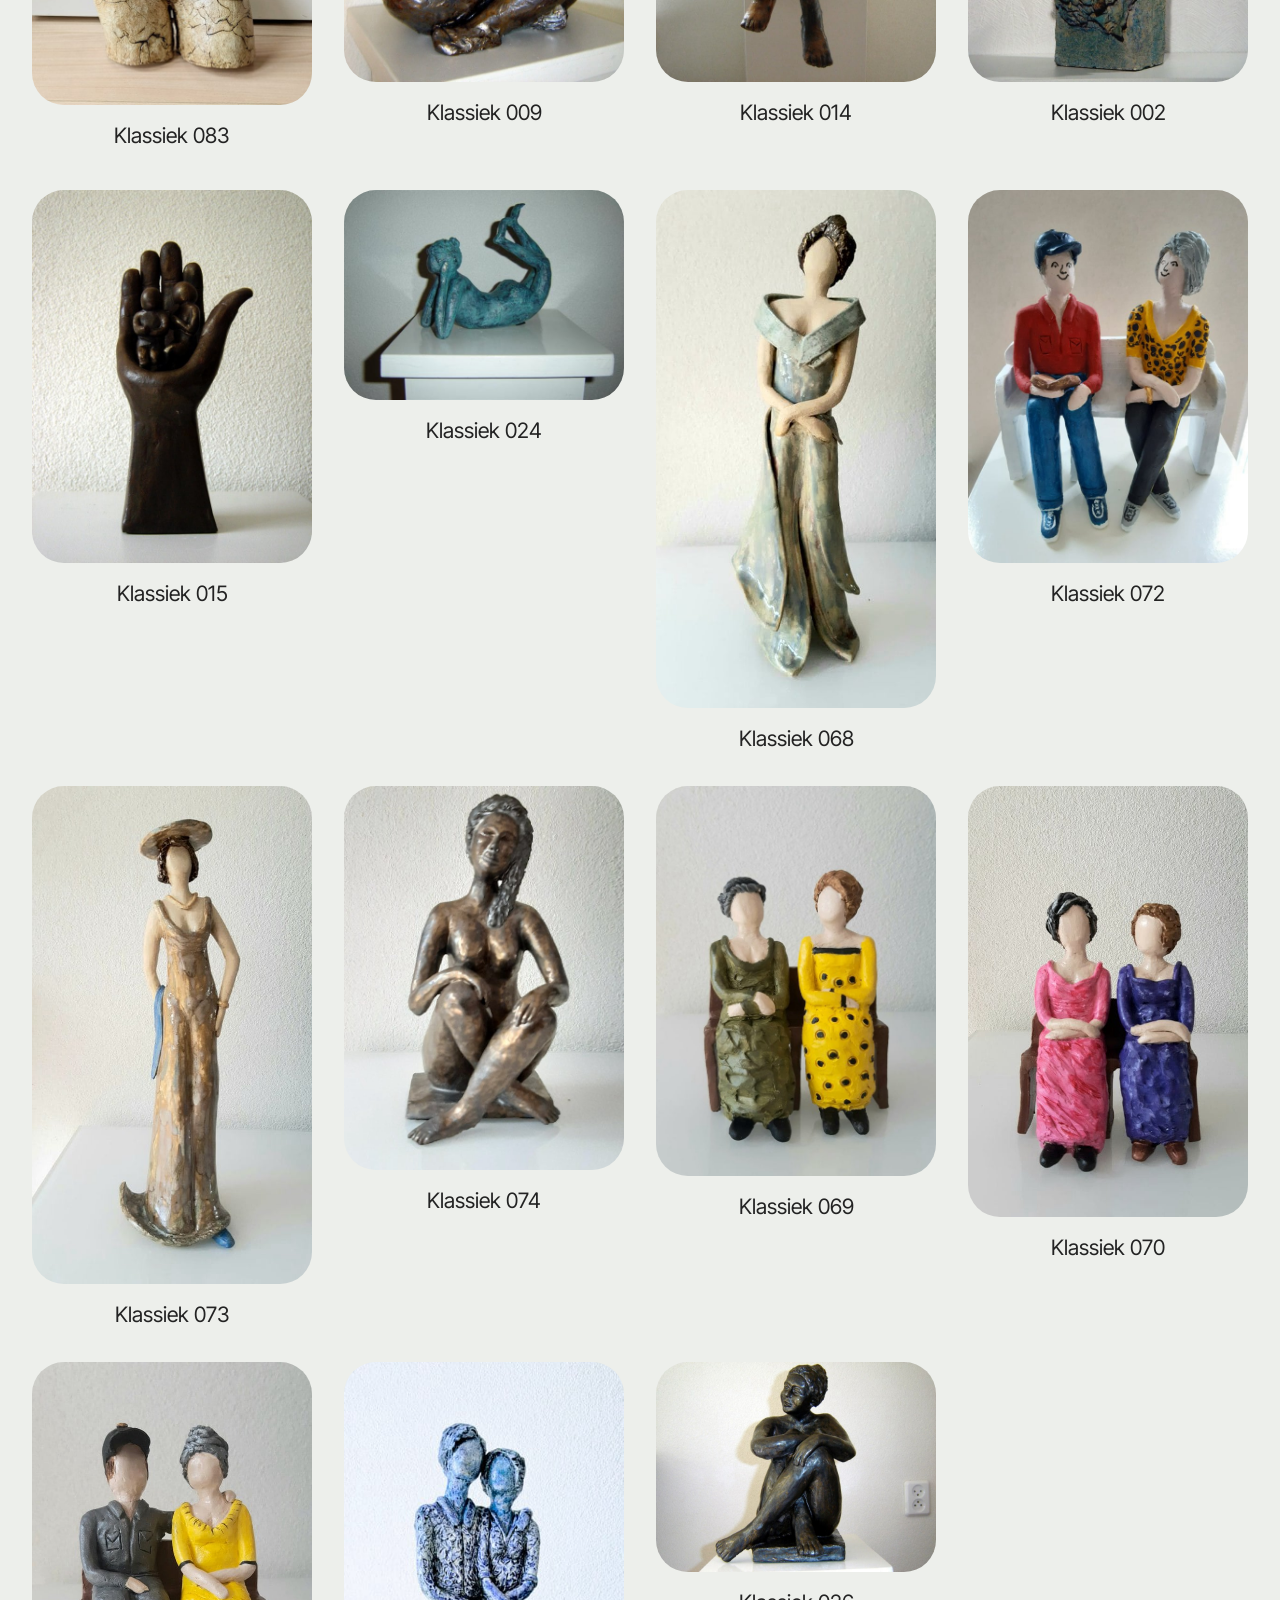
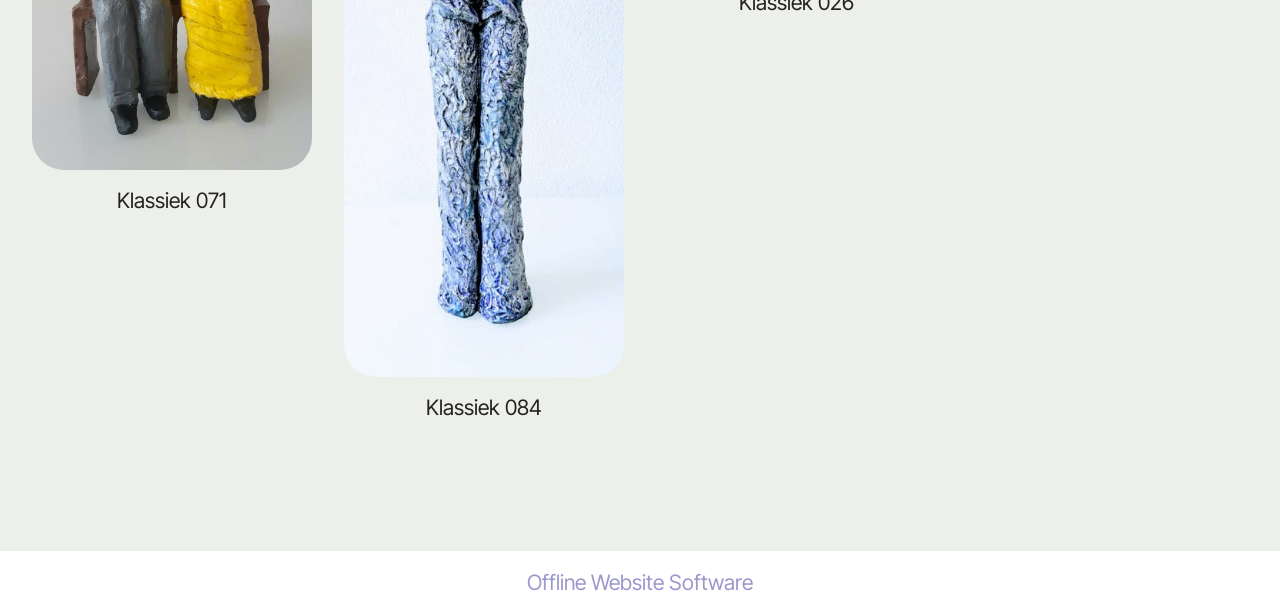
<file: Klassiek.html>
<!DOCTYPE html>
<html  >
<head>
  <!-- Site made with Mobirise Website Builder v6.1.12, https://mobirise.com -->
  <meta charset="UTF-8">
  <meta http-equiv="X-UA-Compatible" content="IE=edge">
  <meta name="generator" content="Mobirise v6.1.12, mobirise.com">
  <meta name="viewport" content="width=device-width, initial-scale=1, minimum-scale=1">
  <link rel="shortcut icon" href="assets/images/logo5.png" type="image/x-icon">
  <meta name="description" content="">
  
  
  <title>Klassiek</title>
  <link rel="stylesheet" href="assets/web/assets/mobirise-icons2/mobirise2.css">
  <link rel="stylesheet" href="assets/bootstrap/css/bootstrap.min.css">
  <link rel="stylesheet" href="assets/theme/css/style.css">
  <link rel="preload" href="https://fonts.googleapis.com/css?family=Inter+Tight:100,200,300,400,500,600,700,800,900,100i,200i,300i,400i,500i,600i,700i,800i,900i&display=swap" as="style" onload="this.onload=null;this.rel='stylesheet'">
  <noscript><link rel="stylesheet" href="https://fonts.googleapis.com/css?family=Inter+Tight:100,200,300,400,500,600,700,800,900,100i,200i,300i,400i,500i,600i,700i,800i,900i&display=swap"></noscript>
  <link rel="preload" as="style" href="assets/mobirise/css/mbr-additional.css?v=Mi4IQp"><link rel="stylesheet" href="assets/mobirise/css/mbr-additional.css?v=Mi4IQp" type="text/css">

  
  
  
</head>
<body>
  
  <section data-bs-version="5.1" class="gallery1 mbr-gallery cid-vg2i8DoFcG" id="gallery01-7">
    
    

    <div class="container-fluid">
        <div class="row justify-content-center">
            <div class="col-12 content-head">
                <div class="mb-5">
                    <h3 class="mbr-section-title mbr-fonts-style align-center m-0 display-2"><strong>Klassieke beelden</strong></h3>
                    <h4 class="mbr-section-subtitle mbr-fonts-style align-center mb-0 mt-4 display-7"><a href="fotoimpressies.html" class="text-primary">Terug naar overzicht foto impressies</a></h4>
                </div>
            </div>
        </div>
        
        <div class="row mbr-gallery">
            <div class="col-12 col-md-6 col-lg-3 item gallery-image active">
                <div class="item-wrapper mb-3" data-toggle="modal" data-bs-toggle="modal" data-target="#vg2VzioegQ-modal" data-bs-target="#vg2VzioegQ-modal">
                    <img class="w-100" src="assets/images/2013-09-19-14-24-31-1-614x717.jpg" alt="" data-slide-to="0" data-bs-slide-to="0" data-target="#lb-vg2VzioegQ" data-bs-target="#lb-vg2VzioegQ">
                    <div class="icon-wrapper">
                        <span class="mobi-mbri mobi-mbri-search mbr-iconfont mbr-iconfont-btn"></span>
                    </div>
                </div>
                <h6 class="mbr-item-subtitle mbr-fonts-style align-center mb-0 mt-3 display-7">Klassiek 010</h6>
            </div><div class="col-12 col-md-6 col-lg-3 item gallery-image">
                <div class="item-wrapper mb-3" data-toggle="modal" data-bs-toggle="modal" data-target="#vg2VzioegQ-modal" data-bs-target="#vg2VzioegQ-modal">
                    <img class="w-100" src="assets/images/2014-02-10-10.36.07-1-597x749.jpg" alt="" data-slide-to="1" data-bs-slide-to="1" data-target="#lb-vg2VzioegQ" data-bs-target="#lb-vg2VzioegQ">
                    <div class="icon-wrapper">
                        <span class="mobi-mbri mobi-mbri-search mbr-iconfont mbr-iconfont-btn"></span>
                    </div>
                </div>
                <h6 class="mbr-item-subtitle mbr-fonts-style align-center mb-0 mt-3 display-7">Klassiek 025</h6>
            </div><div class="col-12 col-md-6 col-lg-3 item gallery-image">
                <div class="item-wrapper mb-3" data-toggle="modal" data-bs-toggle="modal" data-target="#vg2VzioegQ-modal" data-bs-target="#vg2VzioegQ-modal">
                    <img class="w-100" src="assets/images/2014-02-13-11.00.16-428x800.jpg" alt="Abstract 029" data-slide-to="2" data-bs-slide-to="2" data-target="#lb-vg2VzioegQ" data-bs-target="#lb-vg2VzioegQ">
                    <div class="icon-wrapper">
                        <span class="mobi-mbri mobi-mbri-search mbr-iconfont mbr-iconfont-btn"></span>
                    </div>
                </div>
                <h6 class="mbr-item-subtitle mbr-fonts-style align-center mb-0 mt-3 display-7">Klassiek 006<div><br></div><div><br></div></h6>
            </div><div class="col-12 col-md-6 col-lg-3 item gallery-image">
                <div class="item-wrapper mb-3" data-toggle="modal" data-bs-toggle="modal" data-target="#vg2VzioegQ-modal" data-bs-target="#vg2VzioegQ-modal">
                    <img class="w-100" src="assets/images/2016-04-25-14.25.50-2-resized-240x400.jpg" alt="Abstract 029" data-slide-to="3" data-bs-slide-to="3" data-target="#lb-vg2VzioegQ" data-bs-target="#lb-vg2VzioegQ">
                    <div class="icon-wrapper">
                        <span class="mobi-mbri mobi-mbri-search mbr-iconfont mbr-iconfont-btn"></span>
                    </div>
                </div>
                <h6 class="mbr-item-subtitle mbr-fonts-style align-center mb-0 mt-3 display-7">Klassiek 050</h6>
            </div><div class="col-12 col-md-6 col-lg-3 item gallery-image">
                <div class="item-wrapper mb-3" data-toggle="modal" data-bs-toggle="modal" data-target="#vg2VzioegQ-modal" data-bs-target="#vg2VzioegQ-modal">
                    <img class="w-100" src="assets/images/2016-09-18-04.32.21-450x800.jpg" alt="Abstract 029" data-slide-to="4" data-bs-slide-to="4" data-target="#lb-vg2VzioegQ" data-bs-target="#lb-vg2VzioegQ">
                    <div class="icon-wrapper">
                        <span class="mobi-mbri mobi-mbri-search mbr-iconfont mbr-iconfont-btn"></span>
                    </div>
                </div>
                <h6 class="mbr-item-subtitle mbr-fonts-style align-center mb-0 mt-3 display-7">Klassiek 051</h6>
            </div><div class="col-12 col-md-6 col-lg-3 item gallery-image">
                <div class="item-wrapper mb-3" data-toggle="modal" data-bs-toggle="modal" data-target="#vg2VzioegQ-modal" data-bs-target="#vg2VzioegQ-modal">
                    <img class="w-100" src="assets/images/20160120-135633-2-resized-451x800.jpg" alt="Abstract 029" data-slide-to="5" data-bs-slide-to="5" data-target="#lb-vg2VzioegQ" data-bs-target="#lb-vg2VzioegQ">
                    <div class="icon-wrapper">
                        <span class="mobi-mbri mobi-mbri-search mbr-iconfont mbr-iconfont-btn"></span>
                    </div>
                </div>
                <h6 class="mbr-item-subtitle mbr-fonts-style align-center mb-0 mt-3 display-7">Klassiek 044</h6>
            </div><div class="col-12 col-md-6 col-lg-3 item gallery-image">
                <div class="item-wrapper mb-3" data-toggle="modal" data-bs-toggle="modal" data-target="#vg2VzioegQ-modal" data-bs-target="#vg2VzioegQ-modal">
                    <img class="w-100" src="assets/images/20160909-112845-450x800.jpg" alt="Abstract 029" data-slide-to="6" data-bs-slide-to="6" data-target="#lb-vg2VzioegQ" data-bs-target="#lb-vg2VzioegQ">
                    <div class="icon-wrapper">
                        <span class="mobi-mbri mobi-mbri-search mbr-iconfont mbr-iconfont-btn"></span>
                    </div>
                </div>
                <h6 class="mbr-item-subtitle mbr-fonts-style align-center mb-0 mt-3 display-7">Klassiek 045</h6>
            </div><div class="col-12 col-md-6 col-lg-3 item gallery-image">
                <div class="item-wrapper mb-3" data-toggle="modal" data-bs-toggle="modal" data-target="#vg2VzioegQ-modal" data-bs-target="#vg2VzioegQ-modal">
                    <img class="w-100" src="assets/images/20160916-142555-1-resized-509x800.jpg" alt="Abstract 029" data-slide-to="7" data-bs-slide-to="7" data-target="#lb-vg2VzioegQ" data-bs-target="#lb-vg2VzioegQ">
                    <div class="icon-wrapper">
                        <span class="mobi-mbri mobi-mbri-search mbr-iconfont mbr-iconfont-btn"></span>
                    </div>
                </div>
                <h6 class="mbr-item-subtitle mbr-fonts-style align-center mb-0 mt-3 display-7">Klassiek 046</h6>
            </div><div class="col-12 col-md-6 col-lg-3 item gallery-image">
                <div class="item-wrapper mb-3" data-toggle="modal" data-bs-toggle="modal" data-target="#vg2VzioegQ-modal" data-bs-target="#vg2VzioegQ-modal">
                    <img class="w-100" src="assets/images/20170201-111308-resized-1-450x800.jpg" alt="Abstract 029" data-slide-to="8" data-bs-slide-to="8" data-target="#lb-vg2VzioegQ" data-bs-target="#lb-vg2VzioegQ">
                    <div class="icon-wrapper">
                        <span class="mobi-mbri mobi-mbri-search mbr-iconfont mbr-iconfont-btn"></span>
                    </div>
                </div>
                <h6 class="mbr-item-subtitle mbr-fonts-style align-center mb-0 mt-3 display-7">Klassiek 053</h6>
            </div><div class="col-12 col-md-6 col-lg-3 item gallery-image">
                <div class="item-wrapper mb-3" data-toggle="modal" data-bs-toggle="modal" data-target="#vg2VzioegQ-modal" data-bs-target="#vg2VzioegQ-modal">
                    <img class="w-100" src="assets/images/20170201-111355-1-resized-439x800.jpg" alt="Abstract 029" data-slide-to="9" data-bs-slide-to="9" data-target="#lb-vg2VzioegQ" data-bs-target="#lb-vg2VzioegQ">
                    <div class="icon-wrapper">
                        <span class="mobi-mbri mobi-mbri-search mbr-iconfont mbr-iconfont-btn"></span>
                    </div>
                </div>
                <h6 class="mbr-item-subtitle mbr-fonts-style align-center mb-0 mt-3 display-7">Klassiek 054</h6>
            </div><div class="col-12 col-md-6 col-lg-3 item gallery-image">
                <div class="item-wrapper mb-3" data-toggle="modal" data-bs-toggle="modal" data-target="#vg2VzioegQ-modal" data-bs-target="#vg2VzioegQ-modal">
                    <img class="w-100" src="assets/images/20170201-123038-2-resized-1-504x800.jpg" alt="Abstract 029" data-slide-to="10" data-bs-slide-to="10" data-target="#lb-vg2VzioegQ" data-bs-target="#lb-vg2VzioegQ">
                    <div class="icon-wrapper">
                        <span class="mobi-mbri mobi-mbri-search mbr-iconfont mbr-iconfont-btn"></span>
                    </div>
                </div>
                <h6 class="mbr-item-subtitle mbr-fonts-style align-center mb-0 mt-3 display-7">Klassiek 056</h6>
            </div><div class="col-12 col-md-6 col-lg-3 item gallery-image">
                <div class="item-wrapper mb-3" data-toggle="modal" data-bs-toggle="modal" data-target="#vg2VzioegQ-modal" data-bs-target="#vg2VzioegQ-modal">
                    <img class="w-100" src="assets/images/20170403-133425-2-resized-resized-1-425x735.jpg" alt="Abstract 029" data-slide-to="11" data-bs-slide-to="11" data-target="#lb-vg2VzioegQ" data-bs-target="#lb-vg2VzioegQ">
                    <div class="icon-wrapper">
                        <span class="mobi-mbri mobi-mbri-search mbr-iconfont mbr-iconfont-btn"></span>
                    </div>
                </div>
                <h6 class="mbr-item-subtitle mbr-fonts-style align-center mb-0 mt-3 display-7">Klassiek 057</h6>
            </div><div class="col-12 col-md-6 col-lg-3 item gallery-image">
                <div class="item-wrapper mb-3" data-toggle="modal" data-bs-toggle="modal" data-target="#vg2VzioegQ-modal" data-bs-target="#vg2VzioegQ-modal">
                    <img class="w-100" src="assets/images/20180625-113005-1-1-resized-464x800.jpg" alt="" data-slide-to="12" data-bs-slide-to="12" data-target="#lb-vg2VzioegQ" data-bs-target="#lb-vg2VzioegQ">
                    <div class="icon-wrapper">
                        <span class="mobi-mbri mobi-mbri-search mbr-iconfont mbr-iconfont-btn"></span>
                    </div>
                </div>
                <h6 class="mbr-item-subtitle mbr-fonts-style align-center mb-0 mt-3 display-7">Klassiek 059</h6>
            </div><div class="col-12 col-md-6 col-lg-3 item gallery-image">
                <div class="item-wrapper mb-3" data-toggle="modal" data-bs-toggle="modal" data-target="#vg2VzioegQ-modal" data-bs-target="#vg2VzioegQ-modal">
                    <img class="w-100" src="assets/images/20180625-114415-resized-462x800.jpg" alt="" data-slide-to="13" data-bs-slide-to="13" data-target="#lb-vg2VzioegQ" data-bs-target="#lb-vg2VzioegQ">
                    <div class="icon-wrapper">
                        <span class="mobi-mbri mobi-mbri-search mbr-iconfont mbr-iconfont-btn"></span>
                    </div>
                </div>
                <h6 class="mbr-item-subtitle mbr-fonts-style align-center mb-0 mt-3 display-7">Klassiek 055</h6>
            </div><div class="col-12 col-md-6 col-lg-3 item gallery-image">
                <div class="item-wrapper mb-3" data-toggle="modal" data-bs-toggle="modal" data-target="#vg2VzioegQ-modal" data-bs-target="#vg2VzioegQ-modal">
                    <img class="w-100" src="assets/images/20180804-170003-resized-428x800.jpg" alt="" data-slide-to="14" data-bs-slide-to="14" data-target="#lb-vg2VzioegQ" data-bs-target="#lb-vg2VzioegQ">
                    <div class="icon-wrapper">
                        <span class="mobi-mbri mobi-mbri-search mbr-iconfont mbr-iconfont-btn"></span>
                    </div>
                </div>
                <h6 class="mbr-item-subtitle mbr-fonts-style align-center mb-0 mt-3 display-7">Klassiek 061</h6>
            </div><div class="col-12 col-md-6 col-lg-3 item gallery-image">
                <div class="item-wrapper mb-3" data-toggle="modal" data-bs-toggle="modal" data-target="#vg2VzioegQ-modal" data-bs-target="#vg2VzioegQ-modal">
                    <img class="w-100" src="assets/images/20181113-203410-resized-600x800.jpg" alt="" data-slide-to="15" data-bs-slide-to="15" data-target="#lb-vg2VzioegQ" data-bs-target="#lb-vg2VzioegQ">
                    <div class="icon-wrapper">
                        <span class="mobi-mbri mobi-mbri-search mbr-iconfont mbr-iconfont-btn"></span>
                    </div>
                </div>
                <h6 class="mbr-item-subtitle mbr-fonts-style align-center mb-0 mt-3 display-7">Klassiek 065</h6>
            </div><div class="col-12 col-md-6 col-lg-3 item gallery-image">
                <div class="item-wrapper mb-3" data-toggle="modal" data-bs-toggle="modal" data-target="#vg2VzioegQ-modal" data-bs-target="#vg2VzioegQ-modal">
                    <img class="w-100" src="assets/images/20190613-120056-450x800.jpg" alt="" data-slide-to="16" data-bs-slide-to="16" data-target="#lb-vg2VzioegQ" data-bs-target="#lb-vg2VzioegQ">
                    <div class="icon-wrapper">
                        <span class="mobi-mbri mobi-mbri-search mbr-iconfont mbr-iconfont-btn"></span>
                    </div>
                </div>
                <h6 class="mbr-item-subtitle mbr-fonts-style align-center mb-0 mt-3 display-7">Klassiek 066</h6>
            </div><div class="col-12 col-md-6 col-lg-3 item gallery-image">
                <div class="item-wrapper mb-3" data-toggle="modal" data-bs-toggle="modal" data-target="#vg2VzioegQ-modal" data-bs-target="#vg2VzioegQ-modal">
                    <img class="w-100" src="assets/images/20191217-192821-463x800.jpg" alt="" data-slide-to="17" data-bs-slide-to="17" data-target="#lb-vg2VzioegQ" data-bs-target="#lb-vg2VzioegQ">
                    <div class="icon-wrapper">
                        <span class="mobi-mbri mobi-mbri-search mbr-iconfont mbr-iconfont-btn"></span>
                    </div>
                </div>
                <h6 class="mbr-item-subtitle mbr-fonts-style align-center mb-0 mt-3 display-7">Klassiek 067</h6>
            </div><div class="col-12 col-md-6 col-lg-3 item gallery-image">
                <div class="item-wrapper mb-3" data-toggle="modal" data-bs-toggle="modal" data-target="#vg2VzioegQ-modal" data-bs-target="#vg2VzioegQ-modal">
                    <img class="w-100" src="assets/images/attachment-485x800.jpg" alt="" data-slide-to="18" data-bs-slide-to="18" data-target="#lb-vg2VzioegQ" data-bs-target="#lb-vg2VzioegQ">
                    <div class="icon-wrapper">
                        <span class="mobi-mbri mobi-mbri-search mbr-iconfont mbr-iconfont-btn"></span>
                    </div>
                </div>
                <h6 class="mbr-item-subtitle mbr-fonts-style align-center mb-0 mt-3 display-7">Klassiek 080</h6>
            </div><div class="col-12 col-md-6 col-lg-3 item gallery-image">
                <div class="item-wrapper mb-3" data-toggle="modal" data-bs-toggle="modal" data-target="#vg2VzioegQ-modal" data-bs-target="#vg2VzioegQ-modal">
                    <img class="w-100" src="assets/images/attachment-1-484x800.jpg" alt="" data-slide-to="19" data-bs-slide-to="19" data-target="#lb-vg2VzioegQ" data-bs-target="#lb-vg2VzioegQ">
                    <div class="icon-wrapper">
                        <span class="mobi-mbri mobi-mbri-search mbr-iconfont mbr-iconfont-btn"></span>
                    </div>
                </div>
                <h6 class="mbr-item-subtitle mbr-fonts-style align-center mb-0 mt-3 display-7">Klassiek 081</h6>
            </div><div class="col-12 col-md-6 col-lg-3 item gallery-image">
                <div class="item-wrapper mb-3" data-toggle="modal" data-bs-toggle="modal" data-target="#vg2VzioegQ-modal" data-bs-target="#vg2VzioegQ-modal">
                    <img class="w-100" src="assets/images/attachment-2-580x800.jpg" alt="" data-slide-to="20" data-bs-slide-to="20" data-target="#lb-vg2VzioegQ" data-bs-target="#lb-vg2VzioegQ">
                    <div class="icon-wrapper">
                        <span class="mobi-mbri mobi-mbri-search mbr-iconfont mbr-iconfont-btn"></span>
                    </div>
                </div>
                <h6 class="mbr-item-subtitle mbr-fonts-style align-center mb-0 mt-3 display-7">Klassiek 082</h6>
            </div><div class="col-12 col-md-6 col-lg-3 item gallery-image">
                <div class="item-wrapper mb-3" data-toggle="modal" data-bs-toggle="modal" data-target="#vg2VzioegQ-modal" data-bs-target="#vg2VzioegQ-modal">
                    <img class="w-100" src="assets/images/beeld-fien-480x800.jpg" alt="" data-slide-to="21" data-bs-slide-to="21" data-target="#lb-vg2VzioegQ" data-bs-target="#lb-vg2VzioegQ">
                    <div class="icon-wrapper">
                        <span class="mobi-mbri mobi-mbri-search mbr-iconfont mbr-iconfont-btn"></span>
                    </div>
                </div>
                <h6 class="mbr-item-subtitle mbr-fonts-style align-center mb-0 mt-3 display-7">Klassiek 028</h6>
            </div><div class="col-12 col-md-6 col-lg-3 item gallery-image">
                <div class="item-wrapper mb-3" data-toggle="modal" data-bs-toggle="modal" data-target="#vg2VzioegQ-modal" data-bs-target="#vg2VzioegQ-modal">
                    <img class="w-100" src="assets/images/dame20met20hoed-393x800.jpg" alt="" data-slide-to="22" data-bs-slide-to="22" data-target="#lb-vg2VzioegQ" data-bs-target="#lb-vg2VzioegQ">
                    <div class="icon-wrapper">
                        <span class="mobi-mbri mobi-mbri-search mbr-iconfont mbr-iconfont-btn"></span>
                    </div>
                </div>
                <h6 class="mbr-item-subtitle mbr-fonts-style align-center mb-0 mt-3 display-7">Klassiek 079</h6>
            </div><div class="col-12 col-md-6 col-lg-3 item gallery-image">
                <div class="item-wrapper mb-3" data-toggle="modal" data-bs-toggle="modal" data-target="#vg2VzioegQ-modal" data-bs-target="#vg2VzioegQ-modal">
                    <img class="w-100" src="assets/images/dsc01077-493x800.jpg" alt="" data-slide-to="23" data-bs-slide-to="23" data-target="#lb-vg2VzioegQ" data-bs-target="#lb-vg2VzioegQ">
                    <div class="icon-wrapper">
                        <span class="mobi-mbri mobi-mbri-search mbr-iconfont mbr-iconfont-btn"></span>
                    </div>
                </div>
                <h6 class="mbr-item-subtitle mbr-fonts-style align-center mb-0 mt-3 display-7">Klassiek 037</h6>
            </div><div class="col-12 col-md-6 col-lg-3 item gallery-image">
                <div class="item-wrapper mb-3" data-toggle="modal" data-bs-toggle="modal" data-target="#vg2VzioegQ-modal" data-bs-target="#vg2VzioegQ-modal">
                    <img class="w-100" src="assets/images/getatt1-550x800.jpg" alt="" data-slide-to="24" data-bs-slide-to="24" data-target="#lb-vg2VzioegQ" data-bs-target="#lb-vg2VzioegQ">
                    <div class="icon-wrapper">
                        <span class="mobi-mbri mobi-mbri-search mbr-iconfont mbr-iconfont-btn"></span>
                    </div>
                </div>
                <h6 class="mbr-item-subtitle mbr-fonts-style align-center mb-0 mt-3 display-7">Klassiek 077</h6>
            </div><div class="col-12 col-md-6 col-lg-3 item gallery-image">
                <div class="item-wrapper mb-3" data-toggle="modal" data-bs-toggle="modal" data-target="#vg2VzioegQ-modal" data-bs-target="#vg2VzioegQ-modal">
                    <img class="w-100" src="assets/images/getatt1-443x800.jpg" alt="" data-slide-to="25" data-bs-slide-to="25" data-target="#lb-vg2VzioegQ" data-bs-target="#lb-vg2VzioegQ">
                    <div class="icon-wrapper">
                        <span class="mobi-mbri mobi-mbri-search mbr-iconfont mbr-iconfont-btn"></span>
                    </div>
                </div>
                <h6 class="mbr-item-subtitle mbr-fonts-style align-center mb-0 mt-3 display-7">Klassiek 076</h6>
            </div><div class="col-12 col-md-6 col-lg-3 item gallery-image">
                <div class="item-wrapper mb-3" data-toggle="modal" data-bs-toggle="modal" data-target="#vg2VzioegQ-modal" data-bs-target="#vg2VzioegQ-modal">
                    <img class="w-100" src="assets/images/getatt1-564x800.jpg" alt="" data-slide-to="26" data-bs-slide-to="26" data-target="#lb-vg2VzioegQ" data-bs-target="#lb-vg2VzioegQ">
                    <div class="icon-wrapper">
                        <span class="mobi-mbri mobi-mbri-search mbr-iconfont mbr-iconfont-btn"></span>
                    </div>
                </div>
                <h6 class="mbr-item-subtitle mbr-fonts-style align-center mb-0 mt-3 display-7">Klassiek 075</h6>
            </div><div class="col-12 col-md-6 col-lg-3 item gallery-image">
                <div class="item-wrapper mb-3" data-toggle="modal" data-bs-toggle="modal" data-target="#vg2VzioegQ-modal" data-bs-target="#vg2VzioegQ-modal">
                    <img class="w-100" src="assets/images/img-20171026-wa0004-600x800.jpg" alt="" data-slide-to="27" data-bs-slide-to="27" data-target="#lb-vg2VzioegQ" data-bs-target="#lb-vg2VzioegQ">
                    <div class="icon-wrapper">
                        <span class="mobi-mbri mobi-mbri-search mbr-iconfont mbr-iconfont-btn"></span>
                    </div>
                </div>
                <h6 class="mbr-item-subtitle mbr-fonts-style align-center mb-0 mt-3 display-7">Klassiek 060</h6>
            </div><div class="col-12 col-md-6 col-lg-3 item gallery-image">
                <div class="item-wrapper mb-3" data-toggle="modal" data-bs-toggle="modal" data-target="#vg2VzioegQ-modal" data-bs-target="#vg2VzioegQ-modal">
                    <img class="w-100" src="assets/images/jezw1703-566x800.jpg" alt="" data-slide-to="28" data-bs-slide-to="28" data-target="#lb-vg2VzioegQ" data-bs-target="#lb-vg2VzioegQ">
                    <div class="icon-wrapper">
                        <span class="mobi-mbri mobi-mbri-search mbr-iconfont mbr-iconfont-btn"></span>
                    </div>
                </div>
                <h6 class="mbr-item-subtitle mbr-fonts-style align-center mb-0 mt-3 display-7">Klassiek 083</h6>
            </div><div class="col-12 col-md-6 col-lg-3 item gallery-image">
                <div class="item-wrapper mb-3" data-toggle="modal" data-bs-toggle="modal" data-target="#vg2VzioegQ-modal" data-bs-target="#vg2VzioegQ-modal">
                    <img class="w-100" src="assets/images/klassiek-20110122-1303914199-600x800.jpg" alt="" data-slide-to="29" data-bs-slide-to="29" data-target="#lb-vg2VzioegQ" data-bs-target="#lb-vg2VzioegQ">
                    <div class="icon-wrapper">
                        <span class="mobi-mbri mobi-mbri-search mbr-iconfont mbr-iconfont-btn"></span>
                    </div>
                </div>
                <h6 class="mbr-item-subtitle mbr-fonts-style align-center mb-0 mt-3 display-7"><div>Klassiek 009</div><div>
</div></h6>
            </div><div class="col-12 col-md-6 col-lg-3 item gallery-image">
                <div class="item-wrapper mb-3" data-toggle="modal" data-bs-toggle="modal" data-target="#vg2VzioegQ-modal" data-bs-target="#vg2VzioegQ-modal">
                    <img class="w-100" src="assets/images/klassiek-20110122-1714570909-600x800.jpg" alt="" data-slide-to="30" data-bs-slide-to="30" data-target="#lb-vg2VzioegQ" data-bs-target="#lb-vg2VzioegQ">
                    <div class="icon-wrapper">
                        <span class="mobi-mbri mobi-mbri-search mbr-iconfont mbr-iconfont-btn"></span>
                    </div>
                </div>
                <h6 class="mbr-item-subtitle mbr-fonts-style align-center mb-0 mt-3 display-7">Klassiek 014</h6>
            </div><div class="col-12 col-md-6 col-lg-3 item gallery-image">
                <div class="item-wrapper mb-3" data-toggle="modal" data-bs-toggle="modal" data-target="#vg2VzioegQ-modal" data-bs-target="#vg2VzioegQ-modal">
                    <img class="w-100" src="assets/images/klassiek-20110122-1729192540-600x800.jpg" alt="" data-slide-to="31" data-bs-slide-to="31" data-target="#lb-vg2VzioegQ" data-bs-target="#lb-vg2VzioegQ">
                    <div class="icon-wrapper">
                        <span class="mobi-mbri mobi-mbri-search mbr-iconfont mbr-iconfont-btn"></span>
                    </div>
                </div>
                <h6 class="mbr-item-subtitle mbr-fonts-style align-center mb-0 mt-3 display-7">Klassiek 002
<div>
</div><div><br></div></h6>
            </div><div class="col-12 col-md-6 col-lg-3 item gallery-image">
                <div class="item-wrapper mb-3" data-toggle="modal" data-bs-toggle="modal" data-target="#vg2VzioegQ-modal" data-bs-target="#vg2VzioegQ-modal">
                    <img class="w-100" src="assets/images/klassiek-20110122-2035185418-600x800.jpg" alt="" data-slide-to="32" data-bs-slide-to="32" data-target="#lb-vg2VzioegQ" data-bs-target="#lb-vg2VzioegQ">
                    <div class="icon-wrapper">
                        <span class="mobi-mbri mobi-mbri-search mbr-iconfont mbr-iconfont-btn"></span>
                    </div>
                </div>
                <h6 class="mbr-item-subtitle mbr-fonts-style align-center mb-0 mt-3 display-7">Klassiek 015</h6>
            </div><div class="col-12 col-md-6 col-lg-3 item gallery-image">
                <div class="item-wrapper mb-3" data-toggle="modal" data-bs-toggle="modal" data-target="#vg2VzioegQ-modal" data-bs-target="#vg2VzioegQ-modal">
                    <img class="w-100" src="assets/images/liggend-20110221-1597506055-600x450.jpg" alt="" data-slide-to="33" data-bs-slide-to="33" data-target="#lb-vg2VzioegQ" data-bs-target="#lb-vg2VzioegQ">
                    <div class="icon-wrapper">
                        <span class="mobi-mbri mobi-mbri-search mbr-iconfont mbr-iconfont-btn"></span>
                    </div>
                </div>
                <h6 class="mbr-item-subtitle mbr-fonts-style align-center mb-0 mt-3 display-7">Klassiek 024</h6>
            </div><div class="col-12 col-md-6 col-lg-3 item gallery-image">
                <div class="item-wrapper mb-3" data-toggle="modal" data-bs-toggle="modal" data-target="#vg2VzioegQ-modal" data-bs-target="#vg2VzioegQ-modal">
                    <img class="w-100" src="assets/images/photo-2021-11-30-20-35-21-432x800.jpg" alt="" data-slide-to="34" data-bs-slide-to="34" data-target="#lb-vg2VzioegQ" data-bs-target="#lb-vg2VzioegQ">
                    <div class="icon-wrapper">
                        <span class="mobi-mbri mobi-mbri-search mbr-iconfont mbr-iconfont-btn"></span>
                    </div>
                </div>
                <h6 class="mbr-item-subtitle mbr-fonts-style align-center mb-0 mt-3 display-7">Klassiek 068</h6>
            </div><div class="col-12 col-md-6 col-lg-3 item gallery-image">
                <div class="item-wrapper mb-3" data-toggle="modal" data-bs-toggle="modal" data-target="#vg2VzioegQ-modal" data-bs-target="#vg2VzioegQ-modal">
                    <img class="w-100" src="assets/images/photo-2021-11-30-20-35-21-1-600x800.jpg" alt="" data-slide-to="35" data-bs-slide-to="35" data-target="#lb-vg2VzioegQ" data-bs-target="#lb-vg2VzioegQ">
                    <div class="icon-wrapper">
                        <span class="mobi-mbri mobi-mbri-search mbr-iconfont mbr-iconfont-btn"></span>
                    </div>
                </div>
                <h6 class="mbr-item-subtitle mbr-fonts-style align-center mb-0 mt-3 display-7">Klassiek 072</h6>
            </div><div class="col-12 col-md-6 col-lg-3 item gallery-image">
                <div class="item-wrapper mb-3" data-toggle="modal" data-bs-toggle="modal" data-target="#vg2VzioegQ-modal" data-bs-target="#vg2VzioegQ-modal">
                    <img class="w-100" src="assets/images/photo-2021-11-30-20-35-22-450x800.jpg" alt="" data-slide-to="36" data-bs-slide-to="36" data-target="#lb-vg2VzioegQ" data-bs-target="#lb-vg2VzioegQ">
                    <div class="icon-wrapper">
                        <span class="mobi-mbri mobi-mbri-search mbr-iconfont mbr-iconfont-btn"></span>
                    </div>
                </div>
                <h6 class="mbr-item-subtitle mbr-fonts-style align-center mb-0 mt-3 display-7">Klassiek 073</h6>
            </div><div class="col-12 col-md-6 col-lg-3 item gallery-image">
                <div class="item-wrapper mb-3" data-toggle="modal" data-bs-toggle="modal" data-target="#vg2VzioegQ-modal" data-bs-target="#vg2VzioegQ-modal">
                    <img class="w-100" src="assets/images/photo-2021-11-30-20-35-22-1-583x800.jpg" alt="" data-slide-to="37" data-bs-slide-to="37" data-target="#lb-vg2VzioegQ" data-bs-target="#lb-vg2VzioegQ">
                    <div class="icon-wrapper">
                        <span class="mobi-mbri mobi-mbri-search mbr-iconfont mbr-iconfont-btn"></span>
                    </div>
                </div>
                <h6 class="mbr-item-subtitle mbr-fonts-style align-center mb-0 mt-3 display-7">Klassiek 074</h6>
            </div><div class="col-12 col-md-6 col-lg-3 item gallery-image">
                <div class="item-wrapper mb-3" data-toggle="modal" data-bs-toggle="modal" data-target="#vg2VzioegQ-modal" data-bs-target="#vg2VzioegQ-modal">
                    <img class="w-100" src="assets/images/photo-2021-11-30-20-36-45-574x800.jpg" alt="" data-slide-to="38" data-bs-slide-to="38" data-target="#lb-vg2VzioegQ" data-bs-target="#lb-vg2VzioegQ">
                    <div class="icon-wrapper">
                        <span class="mobi-mbri mobi-mbri-search mbr-iconfont mbr-iconfont-btn"></span>
                    </div>
                </div>
                <h6 class="mbr-item-subtitle mbr-fonts-style align-center mb-0 mt-3 display-7">Klassiek 069</h6>
            </div><div class="col-12 col-md-6 col-lg-3 item gallery-image">
                <div class="item-wrapper mb-3" data-toggle="modal" data-bs-toggle="modal" data-target="#vg2VzioegQ-modal" data-bs-target="#vg2VzioegQ-modal">
                    <img class="w-100" src="assets/images/photo-2021-11-30-20-36-46-520x800.jpg" alt="" data-slide-to="39" data-bs-slide-to="39" data-target="#lb-vg2VzioegQ" data-bs-target="#lb-vg2VzioegQ">
                    <div class="icon-wrapper">
                        <span class="mobi-mbri mobi-mbri-search mbr-iconfont mbr-iconfont-btn"></span>
                    </div>
                </div>
                <h6 class="mbr-item-subtitle mbr-fonts-style align-center mb-0 mt-3 display-7">Klassiek 070</h6>
            </div><div class="col-12 col-md-6 col-lg-3 item gallery-image">
                <div class="item-wrapper mb-3" data-toggle="modal" data-bs-toggle="modal" data-target="#vg2VzioegQ-modal" data-bs-target="#vg2VzioegQ-modal">
                    <img class="w-100" src="assets/images/photo-2021-11-30-20-36-46-1-549x800.jpg" alt="" data-slide-to="40" data-bs-slide-to="40" data-target="#lb-vg2VzioegQ" data-bs-target="#lb-vg2VzioegQ">
                    <div class="icon-wrapper">
                        <span class="mobi-mbri mobi-mbri-search mbr-iconfont mbr-iconfont-btn"></span>
                    </div>
                </div>
                <h6 class="mbr-item-subtitle mbr-fonts-style align-center mb-0 mt-3 display-7">Klassiek 071</h6>
            </div><div class="col-12 col-md-6 col-lg-3 item gallery-image">
                <div class="item-wrapper mb-3" data-toggle="modal" data-bs-toggle="modal" data-target="#vg2VzioegQ-modal" data-bs-target="#vg2VzioegQ-modal">
                    <img class="w-100" src="assets/images/pksa9675-364x800.jpg" alt="" data-slide-to="41" data-bs-slide-to="41" data-target="#lb-vg2VzioegQ" data-bs-target="#lb-vg2VzioegQ">
                    <div class="icon-wrapper">
                        <span class="mobi-mbri mobi-mbri-search mbr-iconfont mbr-iconfont-btn"></span>
                    </div>
                </div>
                <h6 class="mbr-item-subtitle mbr-fonts-style align-center mb-0 mt-3 display-7">Klassiek 084</h6>
            </div><div class="col-12 col-md-6 col-lg-3 item gallery-image">
                <div class="item-wrapper mb-3" data-toggle="modal" data-bs-toggle="modal" data-target="#vg2VzioegQ-modal" data-bs-target="#vg2VzioegQ-modal">
                    <img class="w-100" src="assets/images/rustig-20110731-2042023964-800x600.jpg" alt="" data-slide-to="42" data-bs-slide-to="42" data-target="#lb-vg2VzioegQ" data-bs-target="#lb-vg2VzioegQ">
                    <div class="icon-wrapper">
                        <span class="mobi-mbri mobi-mbri-search mbr-iconfont mbr-iconfont-btn"></span>
                    </div>
                </div>
                <h6 class="mbr-item-subtitle mbr-fonts-style align-center mb-0 mt-3 display-7">Klassiek 026</h6>
            </div>
            
            
            
            
            
            
            
        </div>

        <div class="modal mbr-slider" tabindex="-1" role="dialog" aria-hidden="true" id="vg2VzioegQ-modal">
            <div class="modal-dialog" role="document">
                <div class="modal-content">
                    <div class="modal-body">
                        <div class="carousel slide" data-pause="false" data-bs-pause="false" id="lb-vg2VzioegQ" data-interval="5000" data-bs-interval="5000">
                            <div class="carousel-inner">
                                <div class="carousel-item active">
                                    <img class="d-block w-100" src="assets/images/2013-09-19-14-24-31-1-614x717.jpg" alt="Mobirise Website Builder">
                                </div><div class="carousel-item">
                                    <img class="d-block w-100" src="assets/images/2014-02-10-10.36.07-1-597x749.jpg" alt="Mobirise Website Builder">
                                </div><div class="carousel-item">
                                    <img class="d-block w-100" src="assets/images/2014-02-13-11.00.16-428x800.jpg" alt="Mobirise Website Builder">
                                </div><div class="carousel-item">
                                    <img class="d-block w-100" src="assets/images/2016-04-25-14.25.50-2-resized-240x400.jpg" alt="Mobirise Website Builder">
                                </div><div class="carousel-item">
                                    <img class="d-block w-100" src="assets/images/2016-09-18-04.32.21-450x800.jpg" alt="Mobirise Website Builder">
                                </div><div class="carousel-item">
                                    <img class="d-block w-100" src="assets/images/20160120-135633-2-resized-451x800.jpg" alt="Mobirise Website Builder">
                                </div><div class="carousel-item">
                                    <img class="d-block w-100" src="assets/images/20160909-112845-450x800.jpg" alt="Mobirise Website Builder">
                                </div><div class="carousel-item">
                                    <img class="d-block w-100" src="assets/images/20160916-142555-1-resized-509x800.jpg" alt="Mobirise Website Builder">
                                </div><div class="carousel-item">
                                    <img class="d-block w-100" src="assets/images/20170201-111308-resized-1-450x800.jpg" alt="Mobirise Website Builder">
                                </div><div class="carousel-item">
                                    <img class="d-block w-100" src="assets/images/20170201-111355-1-resized-439x800.jpg" alt="Mobirise Website Builder">
                                </div><div class="carousel-item">
                                    <img class="d-block w-100" src="assets/images/20170201-123038-2-resized-1-504x800.jpg" alt="Mobirise Website Builder">
                                </div><div class="carousel-item">
                                    <img class="d-block w-100" src="assets/images/20170403-133425-2-resized-resized-1-425x735.jpg" alt="Mobirise Website Builder">
                                </div><div class="carousel-item">
                                    <img class="d-block w-100" src="assets/images/20180625-113005-1-1-resized-464x800.jpg" alt="Mobirise Website Builder">
                                </div><div class="carousel-item">
                                    <img class="d-block w-100" src="assets/images/20180625-114415-resized-462x800.jpg" alt="Mobirise Website Builder">
                                </div><div class="carousel-item">
                                    <img class="d-block w-100" src="assets/images/20180804-170003-resized-428x800.jpg" alt="Mobirise Website Builder">
                                </div><div class="carousel-item">
                                    <img class="d-block w-100" src="assets/images/20181113-203410-resized-600x800.jpg" alt="Mobirise Website Builder">
                                </div><div class="carousel-item">
                                    <img class="d-block w-100" src="assets/images/20190613-120056-450x800.jpg" alt="Mobirise Website Builder">
                                </div><div class="carousel-item">
                                    <img class="d-block w-100" src="assets/images/20191217-192821-463x800.jpg" alt="Mobirise Website Builder">
                                </div><div class="carousel-item">
                                    <img class="d-block w-100" src="assets/images/attachment-485x800.jpg" alt="Mobirise Website Builder">
                                </div><div class="carousel-item">
                                    <img class="d-block w-100" src="assets/images/attachment-1-484x800.jpg" alt="Mobirise Website Builder">
                                </div><div class="carousel-item">
                                    <img class="d-block w-100" src="assets/images/attachment-2-580x800.jpg" alt="Mobirise Website Builder">
                                </div><div class="carousel-item">
                                    <img class="d-block w-100" src="assets/images/beeld-fien-480x800.jpg" alt="Mobirise Website Builder">
                                </div><div class="carousel-item">
                                    <img class="d-block w-100" src="assets/images/dame20met20hoed-393x800.jpg" alt="Mobirise Website Builder">
                                </div><div class="carousel-item">
                                    <img class="d-block w-100" src="assets/images/dsc01077-493x800.jpg" alt="Mobirise Website Builder">
                                </div><div class="carousel-item">
                                    <img class="d-block w-100" src="assets/images/getatt1-550x800.jpg" alt="Mobirise Website Builder">
                                </div><div class="carousel-item">
                                    <img class="d-block w-100" src="assets/images/getatt1-443x800.jpg" alt="Mobirise Website Builder">
                                </div><div class="carousel-item">
                                    <img class="d-block w-100" src="assets/images/getatt1-564x800.jpg" alt="Mobirise Website Builder">
                                </div><div class="carousel-item">
                                    <img class="d-block w-100" src="assets/images/img-20171026-wa0004-600x800.jpg" alt="Mobirise Website Builder">
                                </div><div class="carousel-item">
                                    <img class="d-block w-100" src="assets/images/jezw1703-566x800.jpg" alt="Mobirise Website Builder">
                                </div><div class="carousel-item">
                                    <img class="d-block w-100" src="assets/images/klassiek-20110122-1303914199-600x800.jpg" alt="Mobirise Website Builder">
                                </div><div class="carousel-item">
                                    <img class="d-block w-100" src="assets/images/klassiek-20110122-1714570909-600x800.jpg" alt="Mobirise Website Builder">
                                </div><div class="carousel-item">
                                    <img class="d-block w-100" src="assets/images/klassiek-20110122-1729192540-600x800.jpg" alt="Mobirise Website Builder">
                                </div><div class="carousel-item">
                                    <img class="d-block w-100" src="assets/images/klassiek-20110122-2035185418-600x800.jpg" alt="Mobirise Website Builder">
                                </div><div class="carousel-item">
                                    <img class="d-block w-100" src="assets/images/liggend-20110221-1597506055-600x450.jpg" alt="Mobirise Website Builder">
                                </div><div class="carousel-item">
                                    <img class="d-block w-100" src="assets/images/photo-2021-11-30-20-35-21-432x800.jpg" alt="Mobirise Website Builder">
                                </div><div class="carousel-item">
                                    <img class="d-block w-100" src="assets/images/photo-2021-11-30-20-35-21-1-600x800.jpg" alt="Mobirise Website Builder">
                                </div><div class="carousel-item">
                                    <img class="d-block w-100" src="assets/images/photo-2021-11-30-20-35-22-450x800.jpg" alt="Mobirise Website Builder">
                                </div><div class="carousel-item">
                                    <img class="d-block w-100" src="assets/images/photo-2021-11-30-20-35-22-1-583x800.jpg" alt="Mobirise Website Builder">
                                </div><div class="carousel-item">
                                    <img class="d-block w-100" src="assets/images/photo-2021-11-30-20-36-45-574x800.jpg" alt="Mobirise Website Builder">
                                </div><div class="carousel-item">
                                    <img class="d-block w-100" src="assets/images/photo-2021-11-30-20-36-46-520x800.jpg" alt="Mobirise Website Builder">
                                </div><div class="carousel-item">
                                    <img class="d-block w-100" src="assets/images/photo-2021-11-30-20-36-46-1-549x800.jpg" alt="Mobirise Website Builder">
                                </div><div class="carousel-item">
                                    <img class="d-block w-100" src="assets/images/pksa9675-364x800.jpg" alt="Mobirise Website Builder">
                                </div><div class="carousel-item">
                                    <img class="d-block w-100" src="assets/images/rustig-20110731-2042023964-800x600.jpg" alt="Mobirise Website Builder">
                                </div>
                                
                                
                                
                                
                                
                                
                                
                            </div>
                            <ol class="carousel-indicators">
                                <li data-slide-to="0" data-bs-slide-to="0" class="active" data-target="#lb-vg2VzioegQ" data-bs-target="#lb-vg2VzioegQ"></li>
                                <li data-slide-to="1" data-bs-slide-to="1" data-target="#lb-vg2VzioegQ" data-bs-target="#lb-vg2VzioegQ"></li><li data-slide-to="2" data-bs-slide-to="2" data-target="#lb-vg2VzioegQ" data-bs-target="#lb-vg2VzioegQ"></li><li data-slide-to="3" data-bs-slide-to="3" data-target="#lb-vg2VzioegQ" data-bs-target="#lb-vg2VzioegQ"></li><li data-slide-to="4" data-bs-slide-to="4" data-target="#lb-vg2VzioegQ" data-bs-target="#lb-vg2VzioegQ"></li><li data-slide-to="5" data-bs-slide-to="5" data-target="#lb-vg2VzioegQ" data-bs-target="#lb-vg2VzioegQ"></li><li data-slide-to="6" data-bs-slide-to="6" data-target="#lb-vg2VzioegQ" data-bs-target="#lb-vg2VzioegQ"></li><li data-slide-to="7" data-bs-slide-to="7" data-target="#lb-vg2VzioegQ" data-bs-target="#lb-vg2VzioegQ"></li><li data-slide-to="8" data-bs-slide-to="8" data-target="#lb-vg2VzioegQ" data-bs-target="#lb-vg2VzioegQ"></li><li data-slide-to="9" data-bs-slide-to="9" data-target="#lb-vg2VzioegQ" data-bs-target="#lb-vg2VzioegQ"></li><li data-slide-to="10" data-bs-slide-to="10" data-target="#lb-vg2VzioegQ" data-bs-target="#lb-vg2VzioegQ"></li><li data-slide-to="11" data-bs-slide-to="11" data-target="#lb-vg2VzioegQ" data-bs-target="#lb-vg2VzioegQ"></li><li data-slide-to="12" data-bs-slide-to="12" data-target="#lb-vg2VzioegQ" data-bs-target="#lb-vg2VzioegQ"></li><li data-slide-to="13" data-bs-slide-to="13" data-target="#lb-vg2VzioegQ" data-bs-target="#lb-vg2VzioegQ"></li><li data-slide-to="14" data-bs-slide-to="14" data-target="#lb-vg2VzioegQ" data-bs-target="#lb-vg2VzioegQ"></li><li data-slide-to="15" data-bs-slide-to="15" data-target="#lb-vg2VzioegQ" data-bs-target="#lb-vg2VzioegQ"></li><li data-slide-to="16" data-bs-slide-to="16" data-target="#lb-vg2VzioegQ" data-bs-target="#lb-vg2VzioegQ"></li><li data-slide-to="17" data-bs-slide-to="17" data-target="#lb-vg2VzioegQ" data-bs-target="#lb-vg2VzioegQ"></li><li data-slide-to="18" data-bs-slide-to="18" data-target="#lb-vg2VzioegQ" data-bs-target="#lb-vg2VzioegQ"></li><li data-slide-to="19" data-bs-slide-to="19" data-target="#lb-vg2VzioegQ" data-bs-target="#lb-vg2VzioegQ"></li><li data-slide-to="20" data-bs-slide-to="20" data-target="#lb-vg2VzioegQ" data-bs-target="#lb-vg2VzioegQ"></li><li data-slide-to="21" data-bs-slide-to="21" data-target="#lb-vg2VzioegQ" data-bs-target="#lb-vg2VzioegQ"></li><li data-slide-to="22" data-bs-slide-to="22" data-target="#lb-vg2VzioegQ" data-bs-target="#lb-vg2VzioegQ"></li><li data-slide-to="23" data-bs-slide-to="23" data-target="#lb-vg2VzioegQ" data-bs-target="#lb-vg2VzioegQ"></li><li data-slide-to="24" data-bs-slide-to="24" data-target="#lb-vg2VzioegQ" data-bs-target="#lb-vg2VzioegQ"></li><li data-slide-to="25" data-bs-slide-to="25" data-target="#lb-vg2VzioegQ" data-bs-target="#lb-vg2VzioegQ"></li><li data-slide-to="26" data-bs-slide-to="26" data-target="#lb-vg2VzioegQ" data-bs-target="#lb-vg2VzioegQ"></li><li data-slide-to="27" data-bs-slide-to="27" data-target="#lb-vg2VzioegQ" data-bs-target="#lb-vg2VzioegQ"></li><li data-slide-to="28" data-bs-slide-to="28" data-target="#lb-vg2VzioegQ" data-bs-target="#lb-vg2VzioegQ"></li><li data-slide-to="29" data-bs-slide-to="29" data-target="#lb-vg2VzioegQ" data-bs-target="#lb-vg2VzioegQ"></li><li data-slide-to="30" data-bs-slide-to="30" data-target="#lb-vg2VzioegQ" data-bs-target="#lb-vg2VzioegQ"></li><li data-slide-to="31" data-bs-slide-to="31" data-target="#lb-vg2VzioegQ" data-bs-target="#lb-vg2VzioegQ"></li><li data-slide-to="32" data-bs-slide-to="32" data-target="#lb-vg2VzioegQ" data-bs-target="#lb-vg2VzioegQ"></li><li data-slide-to="33" data-bs-slide-to="33" data-target="#lb-vg2VzioegQ" data-bs-target="#lb-vg2VzioegQ"></li><li data-slide-to="34" data-bs-slide-to="34" data-target="#lb-vg2VzioegQ" data-bs-target="#lb-vg2VzioegQ"></li><li data-slide-to="35" data-bs-slide-to="35" data-target="#lb-vg2VzioegQ" data-bs-target="#lb-vg2VzioegQ"></li><li data-slide-to="36" data-bs-slide-to="36" data-target="#lb-vg2VzioegQ" data-bs-target="#lb-vg2VzioegQ"></li><li data-slide-to="37" data-bs-slide-to="37" data-target="#lb-vg2VzioegQ" data-bs-target="#lb-vg2VzioegQ"></li><li data-slide-to="38" data-bs-slide-to="38" data-target="#lb-vg2VzioegQ" data-bs-target="#lb-vg2VzioegQ"></li><li data-slide-to="39" data-bs-slide-to="39" data-target="#lb-vg2VzioegQ" data-bs-target="#lb-vg2VzioegQ"></li><li data-slide-to="40" data-bs-slide-to="40" data-target="#lb-vg2VzioegQ" data-bs-target="#lb-vg2VzioegQ"></li><li data-slide-to="41" data-bs-slide-to="41" data-target="#lb-vg2VzioegQ" data-bs-target="#lb-vg2VzioegQ"></li><li data-slide-to="42" data-bs-slide-to="42" data-target="#lb-vg2VzioegQ" data-bs-target="#lb-vg2VzioegQ"></li>
                                
                                
                                
                                
                                
                                
                            </ol>
                            <a role="button" href="" class="close" data-dismiss="modal" data-bs-dismiss="modal" aria-label="Close">
                            </a>
                            <a class="carousel-control-prev carousel-control" role="button" data-slide="prev" data-bs-slide="prev" href="#lb-vg2VzioegQ">
                                <span class="mobi-mbri mobi-mbri-arrow-prev" aria-hidden="true"></span>
                                <span class="sr-only visually-hidden">Previous</span>
                            </a>
                            <a class="carousel-control-next carousel-control" role="button" data-slide="next" data-bs-slide="next" href="#lb-vg2VzioegQ">
                                <span class="mobi-mbri mobi-mbri-arrow-next" aria-hidden="true"></span>
                                <span class="sr-only visually-hidden">Next</span>
                            </a>
                        </div>
                    </div>
                </div>
            </div>
        </div>
    </div>
</section><section class="display-7" style="padding: 0;align-items: center;justify-content: center;flex-wrap: wrap;    align-content: center;display: flex;position: relative;height: 4rem;"><a href="https://mobiri.se/" style="flex: 1 1;height: 4rem;position: absolute;width: 100%;z-index: 1;"><img alt="" style="height: 4rem;" src="[data-uri]"></a><p style="margin: 0;text-align: center;" class="display-7">&#8204;</p><a style="z-index:1" href="https://mobirise.com/offline-website-builder.html">Offline Website Software</a></section><script src="assets/bootstrap/js/bootstrap.bundle.min.js"></script>  <script src="assets/smoothscroll/smooth-scroll.js"></script>  <script src="assets/ytplayer/index.js"></script>  <script src="assets/theme/js/script.js"></script>  
  
  
</body>
</html>
</file>
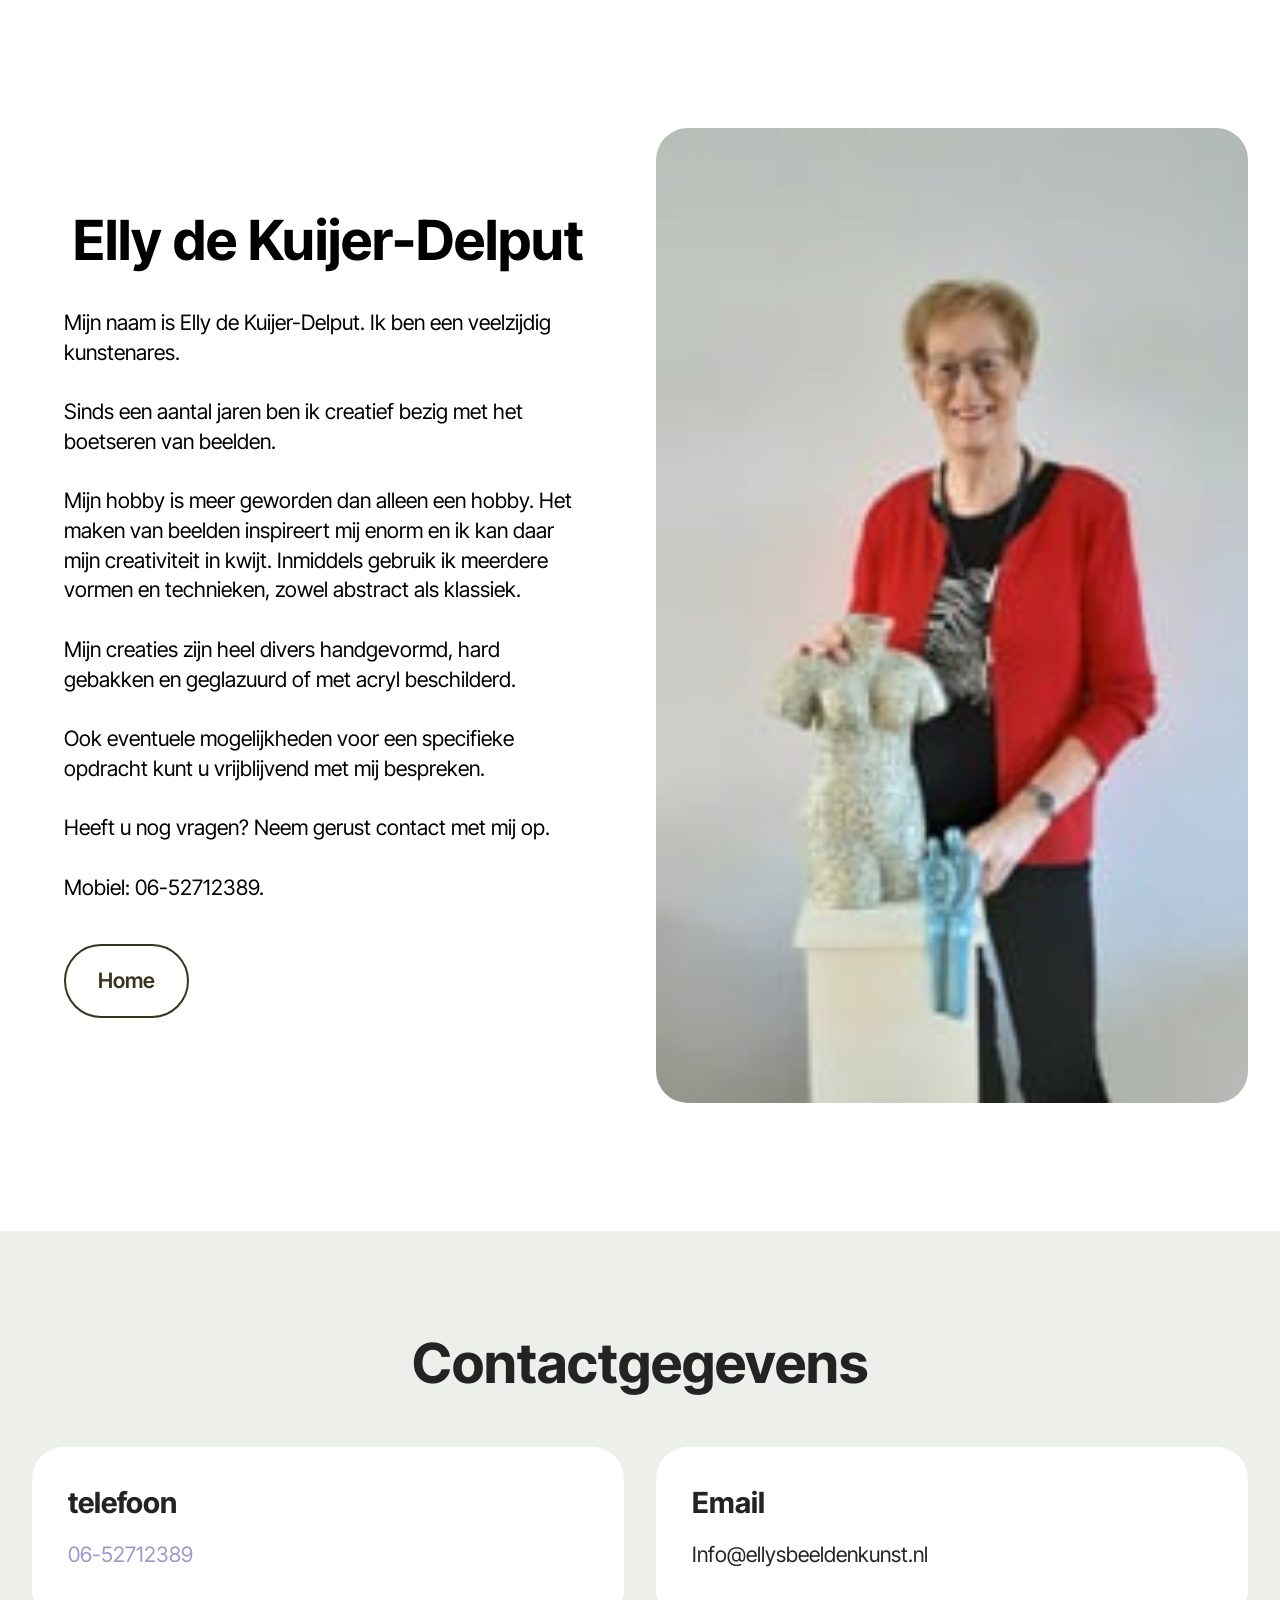
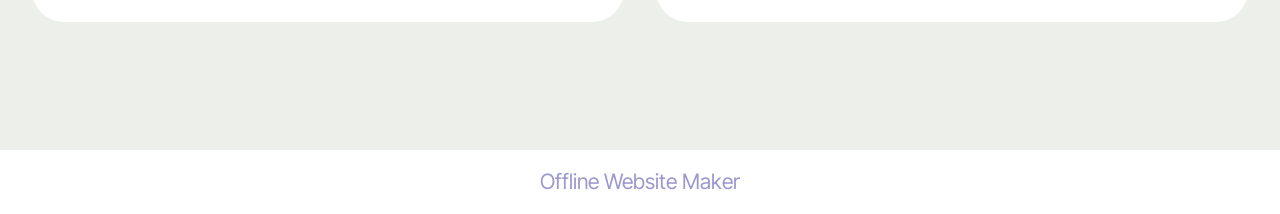
<file: Over mij.html>
<!DOCTYPE html>
<html  >
<head>
  <!-- Site made with Mobirise Website Builder v6.1.12, https://mobirise.com -->
  <meta charset="UTF-8">
  <meta http-equiv="X-UA-Compatible" content="IE=edge">
  <meta name="generator" content="Mobirise v6.1.12, mobirise.com">
  <meta name="viewport" content="width=device-width, initial-scale=1, minimum-scale=1">
  <link rel="shortcut icon" href="assets/images/logo5.png" type="image/x-icon">
  <meta name="description" content="">
  
  
  <title>Over mij</title>
  <link rel="stylesheet" href="assets/bootstrap/css/bootstrap.min.css">
  <link rel="stylesheet" href="assets/theme/css/style.css">
  <link rel="preload" href="https://fonts.googleapis.com/css?family=Inter+Tight:100,200,300,400,500,600,700,800,900,100i,200i,300i,400i,500i,600i,700i,800i,900i&display=swap" as="style" onload="this.onload=null;this.rel='stylesheet'">
  <noscript><link rel="stylesheet" href="https://fonts.googleapis.com/css?family=Inter+Tight:100,200,300,400,500,600,700,800,900,100i,200i,300i,400i,500i,600i,700i,800i,900i&display=swap"></noscript>
  <link rel="preload" as="style" href="assets/mobirise/css/mbr-additional.css?v=PxIt8e"><link rel="stylesheet" href="assets/mobirise/css/mbr-additional.css?v=PxIt8e" type="text/css">

  
  
  
</head>
<body>
  
  <section data-bs-version="5.1" class="start article4 cid-vg2D8cmzQ0" id="article04-8">
	

	
	

	<div class="container">
		<div class="row justify-content-center">
			<div class="col-12 col-md-12 col-lg-6 image-wrapper">
				<img class="w-100" src="assets/images/20200311-124938-156x257.jpg" alt="Mobirise Website Builder">
			</div>
			<div class="col-12 col-md-12 col-lg">
				<div class="text-wrapper align-left">
					<h1 class="mbr-section-title mbr-fonts-style mb-4 display-2"><strong>Elly de Kuijer-Delput</strong></h1>
					<p class="mbr-text mbr-fonts-style mb-4 display-7">Mijn naam is Elly de Kuijer-Delput. Ik ben een veelzijdig kunstenares.
<br>
<br>Sinds een aantal jaren ben ik creatief bezig met het boetseren van beelden.
<br>
<br>Mijn hobby is meer geworden dan alleen een hobby. Het maken van beelden inspireert mij enorm en ik kan daar mijn creativiteit in kwijt. Inmiddels gebruik ik meerdere vormen en technieken, zowel abstract als klassiek.
<br>
<br>Mijn creaties zijn heel divers handgevormd, hard gebakken en geglazuurd of met acryl beschilderd.
<br><br>Ook eventuele mogelijkheden voor een specifieke opdracht kunt u vrijblijvend met mij bespreken.
<br>
<br>Heeft u nog vragen? Neem gerust contact met mij op.&nbsp;<br>
<br>Mobiel:  06-52712389.</p>
					<div class="mbr-section-btn mt-3"><a class="btn btn-lg btn-success-outline display-7" href="index.html">Home</a></div>
				</div>
			</div>
		</div>
	</div>
</section>

<section data-bs-version="5.1" class="contacts01 cid-vg2DaEnK8U" id="contacts01-9">
    

    
    
    <div class="container">
        <div class="row justify-content-center">
            <div class="col-12 content-head">
                <div class="mbr-section-head mb-5">
                    <h3 class="mbr-section-title mbr-fonts-style align-center mb-0 display-2">
                        <strong>Contactgegevens</strong></h3>
                    
                </div>
            </div>
        </div>
        <div class="row">
            <div class="item features-without-image col-12 col-md-6 active">
                <div class="item-wrapper">
                    <div class="text-wrapper">
                        <h6 class="card-title mbr-fonts-style mb-3 display-5">
                            <strong>telefoon</strong></h6>
                        <p class="mbr-text mbr-fonts-style display-7">
                            <a href="tel:+12345678910" class="text-primary">06-52712389</a>
                        </p>
                    </div>
                </div>
            </div>
            <div class="item features-without-image col-12 col-md-6">
                <div class="item-wrapper">
                    <div class="text-wrapper">
                        <h6 class="card-title mbr-fonts-style mb-3 display-5">
                            <strong>Email</strong>
                        </h6>
                        <p class="mbr-text mbr-fonts-style display-7">Info@ellysbeeldenkunst.nl</p>
                    </div>
                </div>
            </div>
            
            
        </div>
    </div>
</section><section class="display-7" style="padding: 0;align-items: center;justify-content: center;flex-wrap: wrap;    align-content: center;display: flex;position: relative;height: 4rem;"><a href="https://mobiri.se/" style="flex: 1 1;height: 4rem;position: absolute;width: 100%;z-index: 1;"><img alt="" style="height: 4rem;" src="[data-uri]"></a><p style="margin: 0;text-align: center;" class="display-7">&#8204;</p><a style="z-index:1" href="https://mobirise.com/offline-website-builder.html">Offline Website Maker</a></section><script src="assets/bootstrap/js/bootstrap.bundle.min.js"></script>  <script src="assets/smoothscroll/smooth-scroll.js"></script>  <script src="assets/ytplayer/index.js"></script>  <script src="assets/theme/js/script.js"></script>  
  
  
</body>
</html>
</file>
<file: assets/theme/css/style.css>
@charset "UTF-8";
section {
  background-color: #ffffff;
}

body {
  font-style: normal;
  line-height: 1.5;
  font-weight: 400;
  color: #232323;
  position: relative;
}

button {
  background-color: transparent;
  border-color: transparent;
}

.embla__button,
.carousel-control {
  background-color: #edefea !important;
  opacity: 0.8 !important;
  color: #464845 !important;
  border-color: #edefea !important;
}

.carousel .close,
.modalWindow .close {
  background-color: #edefea !important;
  color: #464845 !important;
  border-color: #edefea !important;
  opacity: 0.8 !important;
}

.carousel .close:hover,
.modalWindow .close:hover {
  opacity: 1 !important;
}

.carousel-indicators li {
  background-color: #edefea !important;
  border: 2px solid #464845 !important;
}

.carousel-indicators li:hover,
.carousel-indicators li:active {
  opacity: 0.8 !important;
}

.embla__button:hover,
.carousel-control:hover {
  background-color: #edefea !important;
  opacity: 1 !important;
}

.modalWindow-video-container {
  height: 80%;
}

section,
.container,
.container-fluid {
  position: relative;
  word-wrap: break-word;
}

a.mbr-iconfont:hover {
  text-decoration: none;
}

.article .lead p,
.article .lead ul,
.article .lead ol,
.article .lead pre,
.article .lead blockquote {
  margin-bottom: 0;
}

a {
  font-style: normal;
  font-weight: 400;
  cursor: pointer;
}
a, a:hover {
  text-decoration: none;
}

.mbr-section-title {
  font-style: normal;
  line-height: 1.3;
}

.mbr-section-subtitle {
  line-height: 1.3;
}

.mbr-text {
  font-style: normal;
  line-height: 1.7;
}

h1,
h2,
h3,
h4,
h5,
h6,
.display-1,
.display-2,
.display-4,
.display-5,
.display-7,
span,
p,
a {
  line-height: 1;
  word-break: break-word;
  word-wrap: break-word;
  font-weight: 400;
}

b,
strong {
  font-weight: bold;
}

input:-webkit-autofill, input:-webkit-autofill:hover, input:-webkit-autofill:focus, input:-webkit-autofill:active {
  transition-delay: 9999s;
  -webkit-transition-property: background-color, color;
  transition-property: background-color, color;
}

textarea[type=hidden] {
  display: none;
}

section {
  background-position: 50% 50%;
  background-repeat: no-repeat;
  background-size: cover;
}
section .mbr-background-video,
section .mbr-background-video-preview {
  position: absolute;
  bottom: 0;
  left: 0;
  right: 0;
  top: 0;
}

.hidden {
  visibility: hidden;
}

.mbr-z-index20 {
  z-index: 20;
}

/*! Base colors */
.mbr-white {
  color: #ffffff;
}

.mbr-black {
  color: #111111;
}

.mbr-bg-white {
  background-color: #ffffff;
}

.mbr-bg-black {
  background-color: #000000;
}

/*! Text-aligns */
.align-left {
  text-align: left;
}

.align-center {
  text-align: center;
}

.align-right {
  text-align: right;
}

/*! Font-weight  */
.mbr-light {
  font-weight: 300;
}

.mbr-regular {
  font-weight: 400;
}

.mbr-semibold {
  font-weight: 500;
}

.mbr-bold {
  font-weight: 700;
}

/*! Media  */
.media-content {
  flex-basis: 100%;
}

.media-container-row {
  display: flex;
  flex-direction: row;
  flex-wrap: wrap;
  justify-content: center;
  align-content: center;
  align-items: start;
}
.media-container-row .media-size-item {
  width: 400px;
}

.media-container-column {
  display: flex;
  flex-direction: column;
  flex-wrap: wrap;
  justify-content: center;
  align-content: center;
  align-items: stretch;
}
.media-container-column > * {
  width: 100%;
}

@media (min-width: 992px) {
  .media-container-row {
    flex-wrap: nowrap;
  }
}
figure {
  margin-bottom: 0;
  overflow: hidden;
}

figure[mbr-media-size] {
  transition: width 0.1s;
}

img,
iframe {
  display: block;
  width: 100%;
}

.card {
  background-color: transparent;
  border: none;
}

.card-box {
  width: 100%;
}

.card-img {
  text-align: center;
  flex-shrink: 0;
  -webkit-flex-shrink: 0;
}

.media {
  max-width: 100%;
  margin: 0 auto;
}

.mbr-figure {
  align-self: center;
}

.media-container > div {
  max-width: 100%;
}

.mbr-figure img,
.card-img img {
  width: 100%;
}

@media (max-width: 991px) {
  .media-size-item {
    width: auto !important;
  }
  .media {
    width: auto;
  }
  .mbr-figure {
    width: 100% !important;
  }
}
/*! Buttons */
.mbr-section-btn {
  margin-left: -0.6rem;
  margin-right: -0.6rem;
  font-size: 0;
}

.btn {
  font-weight: 600;
  border-width: 1px;
  font-style: normal;
  margin: 0.6rem 0.6rem;
  white-space: normal;
  transition: all 0.2s ease-in-out;
  display: inline-flex;
  align-items: center;
  justify-content: center;
  word-break: break-word;
}

.btn-sm {
  font-weight: 600;
  letter-spacing: 0px;
  transition: all 0.3s ease-in-out;
}

.btn-md {
  font-weight: 600;
  letter-spacing: 0px;
  transition: all 0.3s ease-in-out;
}

.btn-lg {
  font-weight: 600;
  letter-spacing: 0px;
  transition: all 0.3s ease-in-out;
}

.btn-form {
  margin: 0;
}
.btn-form:hover {
  cursor: pointer;
}

nav .mbr-section-btn {
  margin-left: 0rem;
  margin-right: 0rem;
}

/*! Btn icon margin */
.btn .mbr-iconfont,
.btn.btn-sm .mbr-iconfont {
  order: 1;
  cursor: pointer;
  margin-left: 0.5rem;
  vertical-align: sub;
}

.btn.btn-md .mbr-iconfont,
.btn.btn-md .mbr-iconfont {
  margin-left: 0.8rem;
}

.mbr-regular {
  font-weight: 400;
}

.mbr-semibold {
  font-weight: 500;
}

.mbr-bold {
  font-weight: 700;
}

[type=submit] {
  -webkit-appearance: none;
}

/*! Full-screen */
.mbr-fullscreen .mbr-overlay {
  min-height: 100vh;
}

.mbr-fullscreen {
  display: flex;
  display: -moz-flex;
  display: -ms-flex;
  display: -o-flex;
  align-items: center;
  min-height: 100vh;
  padding-top: 3rem;
  padding-bottom: 3rem;
}

/*! Map */
.map {
  height: 25rem;
  position: relative;
}
.map iframe {
  width: 100%;
  height: 100%;
}

/*! Scroll to top arrow */
.mbr-arrow-up {
  bottom: 25px;
  right: 90px;
  position: fixed;
  text-align: right;
  z-index: 5000;
  color: #ffffff;
  font-size: 22px;
}

.mbr-arrow-up a {
  background: rgba(0, 0, 0, 0.2);
  border-radius: 50%;
  color: #fff;
  display: inline-block;
  height: 60px;
  width: 60px;
  border: 2px solid #fff;
  outline-style: none !important;
  position: relative;
  text-decoration: none;
  transition: all 0.3s ease-in-out;
  cursor: pointer;
  text-align: center;
}
.mbr-arrow-up a:hover {
  background-color: rgba(0, 0, 0, 0.4);
}
.mbr-arrow-up a i {
  line-height: 60px;
}

.mbr-arrow-up-icon {
  display: block;
  color: #fff;
}

.mbr-arrow-up-icon::before {
  content: "›";
  display: inline-block;
  font-family: serif;
  font-size: 22px;
  line-height: 1;
  font-style: normal;
  position: relative;
  top: 6px;
  left: -4px;
  transform: rotate(-90deg);
}

/*! Arrow Down */
.mbr-arrow {
  position: absolute;
  bottom: 45px;
  left: 50%;
  width: 60px;
  height: 60px;
  cursor: pointer;
  background-color: rgba(80, 80, 80, 0.5);
  border-radius: 50%;
  transform: translateX(-50%);
}
@media (max-width: 767px) {
  .mbr-arrow {
    display: none;
  }
}
.mbr-arrow > a {
  display: inline-block;
  text-decoration: none;
  outline-style: none;
  animation: arrowdown 1.7s ease-in-out infinite;
  color: #ffffff;
}
.mbr-arrow > a > i {
  position: absolute;
  top: -2px;
  left: 15px;
  font-size: 2rem;
}

#scrollToTop a i::before {
  content: "";
  position: absolute;
  display: block;
  border-bottom: 2.5px solid #fff;
  border-left: 2.5px solid #fff;
  width: 27.8%;
  height: 27.8%;
  left: 50%;
  top: 51%;
  transform: translateY(-30%) translateX(-50%) rotate(135deg);
}

@keyframes arrowdown {
  0% {
    transform: translateY(0px);
  }
  50% {
    transform: translateY(-5px);
  }
  100% {
    transform: translateY(0px);
  }
}
@media (max-width: 500px) {
  .mbr-arrow-up {
    left: 0;
    right: 0;
    text-align: center;
  }
}
/*Gradients animation*/
@keyframes gradient-animation {
  from {
    background-position: 0% 100%;
    animation-timing-function: ease-in-out;
  }
  to {
    background-position: 100% 0%;
    animation-timing-function: ease-in-out;
  }
}
.bg-gradient {
  background-size: 200% 200%;
  animation: gradient-animation 5s infinite alternate;
  -webkit-animation: gradient-animation 5s infinite alternate;
}

.menu .navbar-brand {
  display: -webkit-flex;
}
.menu .navbar-brand span {
  display: flex;
  display: -webkit-flex;
}
.menu .navbar-brand .navbar-caption-wrap {
  display: -webkit-flex;
}
.menu .navbar-brand .navbar-logo img {
  display: -webkit-flex;
  width: auto;
}
@media (min-width: 768px) and (max-width: 991px) {
  .menu .navbar-toggleable-sm .navbar-nav {
    display: -ms-flexbox;
  }
}
@media (max-width: 991px) {
  .menu .navbar-collapse {
    max-height: 93.5vh;
  }
  .menu .navbar-collapse.show {
    overflow: auto;
  }
}
@media (min-width: 992px) {
  .menu .navbar-nav.nav-dropdown {
    display: -webkit-flex;
  }
  .menu .navbar-toggleable-sm .navbar-collapse {
    display: -webkit-flex !important;
  }
  .menu .collapsed .navbar-collapse {
    max-height: 93.5vh;
  }
  .menu .collapsed .navbar-collapse.show {
    overflow: auto;
  }
}
@media (max-width: 767px) {
  .menu .navbar-collapse {
    max-height: 80vh;
  }
}

.nav-link .mbr-iconfont {
  margin-right: 0.5rem;
}

.navbar {
  display: -webkit-flex;
  -webkit-flex-wrap: wrap;
  -webkit-align-items: center;
  -webkit-justify-content: space-between;
}

.navbar-collapse {
  -webkit-flex-basis: 100%;
  -webkit-flex-grow: 1;
  -webkit-align-items: center;
}

.nav-dropdown .link {
  padding: 0.667em 1.667em !important;
  margin: 0 !important;
}

.nav {
  display: -webkit-flex;
  -webkit-flex-wrap: wrap;
}

.row {
  display: -webkit-flex;
  -webkit-flex-wrap: wrap;
}

.justify-content-center {
  -webkit-justify-content: center;
}

.form-inline {
  display: -webkit-flex;
}

.card-wrapper {
  -webkit-flex: 1;
}

.carousel-control {
  z-index: 10;
  display: -webkit-flex;
}

.carousel-controls {
  display: -webkit-flex;
}

.media {
  display: -webkit-flex;
}

.form-group:focus {
  outline: none;
}

.jq-selectbox__select {
  padding: 7px 0;
  position: relative;
}

.jq-selectbox__dropdown {
  overflow: hidden;
  border-radius: 10px;
  position: absolute;
  top: 100%;
  left: 0 !important;
  width: 100% !important;
}

.jq-selectbox__trigger-arrow {
  right: 0;
  transform: translateY(-50%);
}

.jq-selectbox li {
  padding: 1.07em 0.5em;
}

input[type=range] {
  padding-left: 0 !important;
  padding-right: 0 !important;
}

.modal-dialog,
.modal-content {
  height: 100%;
}

.modal-dialog .carousel-inner {
  height: calc(100vh - 1.75rem);
}
@media (max-width: 575px) {
  .modal-dialog .carousel-inner {
    height: calc(100vh - 1rem);
  }
}

.carousel-item {
  text-align: center;
}

.carousel-item img {
  margin: auto;
}

.navbar-toggler {
  align-self: flex-start;
  padding: 0.25rem 0.75rem;
  font-size: 1.25rem;
  line-height: 1;
  background: transparent;
  border: 1px solid transparent;
  border-radius: 0.25rem;
}

.navbar-toggler:focus,
.navbar-toggler:hover {
  text-decoration: none;
  box-shadow: none;
}

.navbar-toggler-icon {
  display: inline-block;
  width: 1.5em;
  height: 1.5em;
  vertical-align: middle;
  content: "";
  background: no-repeat center center;
  background-size: 100% 100%;
}

.navbar-toggler-left {
  position: absolute;
  left: 1rem;
}

.navbar-toggler-right {
  position: absolute;
  right: 1rem;
}

.card-img {
  width: auto;
}

.menu .navbar.collapsed:not(.beta-menu) {
  flex-direction: column;
}

.carousel-item.active,
.carousel-item-next,
.carousel-item-prev {
  display: flex;
}

.note-air-layout .dropup .dropdown-menu,
.note-air-layout .navbar-fixed-bottom .dropdown .dropdown-menu {
  bottom: initial !important;
}

html,
body {
  height: auto;
  min-height: 100vh;
}

.dropup .dropdown-toggle::after {
  display: none;
}

.form-asterisk {
  font-family: initial;
  position: absolute;
  top: -2px;
  font-weight: normal;
}

.form-control-label {
  position: relative;
  cursor: pointer;
  margin-bottom: 0.357em;
  padding: 0;
}

.alert {
  color: #ffffff;
  border-radius: 0;
  border: 0;
  font-size: 1.1rem;
  line-height: 1.5;
  margin-bottom: 1.875rem;
  padding: 1.25rem;
  position: relative;
  text-align: center;
}
.alert.alert-form::after {
  background-color: inherit;
  bottom: -7px;
  content: "";
  display: block;
  height: 14px;
  left: 50%;
  margin-left: -7px;
  position: absolute;
  transform: rotate(45deg);
  width: 14px;
}

.form-control {
  background-color: #ffffff;
  background-clip: border-box;
  color: #232323;
  line-height: 1rem !important;
  height: auto;
  padding: 1.2rem 2rem;
  transition: border-color 0.25s ease 0s;
  border: 1px solid transparent !important;
  border-radius: 4px;
  box-shadow: rgba(0, 0, 0, 0.07) 0px 1px 1px 0px, rgba(0, 0, 0, 0.07) 0px 1px 3px 0px, rgba(0, 0, 0, 0.03) 0px 0px 0px 1px;
}
.form-active .form-control:invalid {
  border-color: red;
}

.row > * {
  padding-right: 1rem;
  padding-left: 1rem;
}

form .row {
  margin-left: -0.6rem;
  margin-right: -0.6rem;
}
form .row [class*=col] {
  padding-left: 0.6rem;
  padding-right: 0.6rem;
}

form .mbr-section-btn {
  padding-left: 0.6rem;
  padding-right: 0.6rem;
}

form .form-check-input {
  margin-top: 0.5;
}

textarea.form-control {
  line-height: 1.5rem !important;
}

.form-group {
  margin-bottom: 1.2rem;
}

.form-control,
form .btn {
  min-height: 48px;
}

.gdpr-block label span.textGDPR input[name=gdpr] {
  top: 7px;
}

.form-control:focus {
  box-shadow: none;
}

:focus {
  outline: none;
}

.mbr-overlay {
  background-color: #000;
  bottom: 0;
  left: 0;
  opacity: 0.5;
  position: absolute;
  right: 0;
  top: 0;
  z-index: 0;
  pointer-events: none;
}

blockquote {
  font-style: italic;
  padding: 3rem;
  font-size: 1.09rem;
  position: relative;
  border-left: 3px solid;
}

ul,
ol,
pre,
blockquote {
  margin-bottom: 2.3125rem;
}

.mt-4 {
  margin-top: 2rem !important;
}

.mb-4 {
  margin-bottom: 2rem !important;
}

.container,
.container-fluid {
  padding-left: 16px;
  padding-right: 16px;
}

.row {
  margin-left: -16px;
  margin-right: -16px;
}
.row > [class*=col] {
  padding-left: 16px;
  padding-right: 16px;
}

@media (min-width: 992px) {
  .container-fluid {
    padding-left: 32px;
    padding-right: 32px;
  }
}
@media (max-width: 991px) {
  .mbr-container {
    padding-left: 16px;
    padding-right: 16px;
  }
}
.app-video-wrapper > img {
  opacity: 1;
}

.app-video-wrapper {
  background: transparent;
}

.item {
  position: relative;
}

.dropdown-menu .dropdown-menu {
  left: 100%;
}

.dropdown-item + .dropdown-menu {
  display: none;
}

.dropdown-item:hover + .dropdown-menu,
.dropdown-menu:hover {
  display: block;
}

@media (min-aspect-ratio: 16/9) {
  .mbr-video-foreground {
    height: 300% !important;
    top: -100% !important;
  }
}
@media (max-aspect-ratio: 16/9) {
  .mbr-video-foreground {
    width: 300% !important;
    left: -100% !important;
  }
}.engine {
	position: absolute;
	text-indent: -2400px;
	text-align: center;
	padding: 0;
	top: 0;
	left: -2400px;
}
</file>
<file: assets/mobirise/css/mbr-additional.css>
.btn {
  border-width: 2px;
}
img,
.card-wrap,
.card-wrapper,
.video-wrapper,
.mbr-figure iframe,
.google-map iframe,
.slide-content,
.plan,
.card,
.item-wrapper,
.item-wrapper .mbr-overlay {
  border-radius: 2rem !important;
}
.video-wrapper {
  overflow: hidden;
}
body {
  font-family: Inter Tight;
}
.display-1 {
  font-family: 'Inter Tight', sans-serif;
  font-size: 5rem;
  line-height: 1;
}
.display-1 > .mbr-iconfont {
  font-size: 6.25rem;
}
.display-2 {
  font-family: 'Inter Tight', sans-serif;
  font-size: 4rem;
  line-height: 1;
}
.display-2 > .mbr-iconfont {
  font-size: 5rem;
}
.display-4 {
  font-family: 'Inter Tight', sans-serif;
  font-size: 1.4rem;
  line-height: 1.5;
}
.display-4 > .mbr-iconfont {
  font-size: 1.75rem;
}
.display-5 {
  font-family: 'Inter Tight', sans-serif;
  font-size: 2rem;
  line-height: 1.5;
}
.display-5 > .mbr-iconfont {
  font-size: 2.5rem;
}
.display-7 {
  font-family: 'Inter Tight', sans-serif;
  font-size: 1.4rem;
  line-height: 1.3;
}
.display-7 > .mbr-iconfont {
  font-size: 1.75rem;
}
/* ---- Fluid typography for mobile devices ---- */
/* 1.4 - font scale ratio ( bootstrap == 1.42857 ) */
/* 100vw - current viewport width */
/* (48 - 20)  48 == 48rem == 768px, 20 == 20rem == 320px(minimal supported viewport) */
/* 0.65 - min scale variable, may vary */
@media (max-width: 992px) {
  .display-1 {
    font-size: 4rem;
  }
}
@media (max-width: 768px) {
  .display-1 {
    font-size: 3.5rem;
    font-size: calc( 2.4rem + (5 - 2.4) * ((100vw - 20rem) / (48 - 20)));
    line-height: calc( 1.1 * (2.4rem + (5 - 2.4) * ((100vw - 20rem) / (48 - 20))));
  }
  .display-2 {
    font-size: 3.2rem;
    font-size: calc( 2.05rem + (4 - 2.05) * ((100vw - 20rem) / (48 - 20)));
    line-height: calc( 1.3 * (2.05rem + (4 - 2.05) * ((100vw - 20rem) / (48 - 20))));
  }
  .display-4 {
    font-size: 1.12rem;
    font-size: calc( 1.14rem + (1.4 - 1.14) * ((100vw - 20rem) / (48 - 20)));
    line-height: calc( 1.4 * (1.14rem + (1.4 - 1.14) * ((100vw - 20rem) / (48 - 20))));
  }
  .display-5 {
    font-size: 1.6rem;
    font-size: calc( 1.35rem + (2 - 1.35) * ((100vw - 20rem) / (48 - 20)));
    line-height: calc( 1.4 * (1.35rem + (2 - 1.35) * ((100vw - 20rem) / (48 - 20))));
  }
  .display-7 {
    font-size: 1.12rem;
    font-size: calc( 1.14rem + (1.4 - 1.14) * ((100vw - 20rem) / (48 - 20)));
    line-height: calc( 1.4 * (1.14rem + (1.4 - 1.14) * ((100vw - 20rem) / (48 - 20))));
  }
}
@media (min-width: 992px) and (max-width: 1400px) {
  .display-1 {
    font-size: 3.5rem;
    font-size: calc( 2.4rem + (5 - 2.4) * ((100vw - 62rem) / (87 - 62)));
    line-height: calc( 1.1 * (2.4rem + (5 - 2.4) * ((100vw - 62rem) / (87 - 62))));
  }
  .display-2 {
    font-size: 3.2rem;
    font-size: calc( 2.05rem + (4 - 2.05) * ((100vw - 62rem) / (87 - 62)));
    line-height: calc( 1.3 * (2.05rem + (4 - 2.05) * ((100vw - 62rem) / (87 - 62))));
  }
  .display-4 {
    font-size: 1.12rem;
    font-size: calc( 1.14rem + (1.4 - 1.14) * ((100vw - 62rem) / (87 - 62)));
    line-height: calc( 1.4 * (1.14rem + (1.4 - 1.14) * ((100vw - 62rem) / (87 - 62))));
  }
  .display-5 {
    font-size: 1.6rem;
    font-size: calc( 1.35rem + (2 - 1.35) * ((100vw - 62rem) / (87 - 62)));
    line-height: calc( 1.4 * (1.35rem + (2 - 1.35) * ((100vw - 62rem) / (87 - 62))));
  }
  .display-7 {
    font-size: 1.12rem;
    font-size: calc( 1.14rem + (1.4 - 1.14) * ((100vw - 62rem) / (87 - 62)));
    line-height: calc( 1.4 * (1.14rem + (1.4 - 1.14) * ((100vw - 62rem) / (87 - 62))));
  }
}
/* Buttons */
.btn {
  padding: 1.25rem 2rem;
  border-radius: 4px;
}
@media (max-width: 767px) {
  .btn {
    padding: 0.75rem 1.5rem;
  }
}
.btn-sm {
  padding: 0.6rem 1.2rem;
  border-radius: 4px;
}
.btn-md {
  padding: 0.6rem 1.2rem;
  border-radius: 4px;
}
.btn-lg {
  padding: 1.25rem 2rem;
  border-radius: 4px;
}
.bg-primary {
  background-color: #9c98cf !important;
}
.bg-success {
  background-color: #3a341c !important;
}
.bg-info {
  background-color: #320707 !important;
}
.bg-warning {
  background-color: #a0e2e1 !important;
}
.bg-danger {
  background-color: #ffea64 !important;
}
.btn-primary,
.btn-primary:active {
  background-color: #9c98cf !important;
  border-color: #9c98cf !important;
  color: #ffffff !important;
  box-shadow: none;
}
.btn-primary:hover,
.btn-primary:focus,
.btn-primary.focus,
.btn-primary.active {
  color: inherit;
  background-color: #bdbbdf !important;
  border-color: #bdbbdf !important;
  box-shadow: none;
}
.btn-primary.disabled,
.btn-primary:disabled {
  color: #ffffff !important;
  background-color: #bdbbdf !important;
  border-color: #bdbbdf !important;
}
.btn-secondary,
.btn-secondary:active {
  background-color: #ffd7ef !important;
  border-color: #ffd7ef !important;
  color: #d70081 !important;
  box-shadow: none;
}
.btn-secondary:hover,
.btn-secondary:focus,
.btn-secondary.focus,
.btn-secondary.active {
  color: inherit;
  background-color: #ffffff !important;
  border-color: #ffffff !important;
  box-shadow: none;
}
.btn-secondary.disabled,
.btn-secondary:disabled {
  color: #d70081 !important;
  background-color: #ffffff !important;
  border-color: #ffffff !important;
}
.btn-info,
.btn-info:active {
  background-color: #320707 !important;
  border-color: #320707 !important;
  color: #ffffff !important;
  box-shadow: none;
}
.btn-info:hover,
.btn-info:focus,
.btn-info.focus,
.btn-info.active {
  color: inherit;
  background-color: #5f0d0d !important;
  border-color: #5f0d0d !important;
  box-shadow: none;
}
.btn-info.disabled,
.btn-info:disabled {
  color: #ffffff !important;
  background-color: #5f0d0d !important;
  border-color: #5f0d0d !important;
}
.btn-success,
.btn-success:active {
  background-color: #3a341c !important;
  border-color: #3a341c !important;
  color: #ffffff !important;
  box-shadow: none;
}
.btn-success:hover,
.btn-success:focus,
.btn-success.focus,
.btn-success.active {
  color: inherit;
  background-color: #5c532d !important;
  border-color: #5c532d !important;
  box-shadow: none;
}
.btn-success.disabled,
.btn-success:disabled {
  color: #ffffff !important;
  background-color: #5c532d !important;
  border-color: #5c532d !important;
}
.btn-warning,
.btn-warning:active {
  background-color: #a0e2e1 !important;
  border-color: #a0e2e1 !important;
  color: #1f6463 !important;
  box-shadow: none;
}
.btn-warning:hover,
.btn-warning:focus,
.btn-warning.focus,
.btn-warning.active {
  color: inherit;
  background-color: #c7eeed !important;
  border-color: #c7eeed !important;
  box-shadow: none;
}
.btn-warning.disabled,
.btn-warning:disabled {
  color: #1f6463 !important;
  background-color: #c7eeed !important;
  border-color: #c7eeed !important;
}
.btn-danger,
.btn-danger:active {
  background-color: #ffea64 !important;
  border-color: #ffea64 !important;
  color: #645600 !important;
  box-shadow: none;
}
.btn-danger:hover,
.btn-danger:focus,
.btn-danger.focus,
.btn-danger.active {
  color: inherit;
  background-color: #fff197 !important;
  border-color: #fff197 !important;
  box-shadow: none;
}
.btn-danger.disabled,
.btn-danger:disabled {
  color: #645600 !important;
  background-color: #fff197 !important;
  border-color: #fff197 !important;
}
.btn-white,
.btn-white:active {
  background-color: #eff0ec !important;
  border-color: #eff0ec !important;
  color: #757b62 !important;
  box-shadow: none;
}
.btn-white:hover,
.btn-white:focus,
.btn-white.focus,
.btn-white.active {
  color: inherit;
  background-color: #ffffff !important;
  border-color: #ffffff !important;
  box-shadow: none;
}
.btn-white.disabled,
.btn-white:disabled {
  color: #757b62 !important;
  background-color: #ffffff !important;
  border-color: #ffffff !important;
}
.btn-black,
.btn-black:active {
  background-color: #232323 !important;
  border-color: #232323 !important;
  color: #ffffff !important;
  box-shadow: none;
}
.btn-black:hover,
.btn-black:focus,
.btn-black.focus,
.btn-black.active {
  color: inherit;
  background-color: #3d3d3d !important;
  border-color: #3d3d3d !important;
  box-shadow: none;
}
.btn-black.disabled,
.btn-black:disabled {
  color: #ffffff !important;
  background-color: #3d3d3d !important;
  border-color: #3d3d3d !important;
}
.btn-primary-outline,
.btn-primary-outline:active {
  background-color: transparent !important;
  border-color: #9c98cf;
  color: #9c98cf;
}
.btn-primary-outline:hover,
.btn-primary-outline:focus,
.btn-primary-outline.focus,
.btn-primary-outline.active {
  color: #635db3 !important;
  background-color: transparent !important;
  border-color: #635db3 !important;
  box-shadow: none !important;
}
.btn-primary-outline.disabled,
.btn-primary-outline:disabled {
  color: #ffffff !important;
  background-color: #9c98cf !important;
  border-color: #9c98cf !important;
}
.btn-secondary-outline,
.btn-secondary-outline:active {
  background-color: transparent !important;
  border-color: #ffd7ef;
  color: #ffd7ef;
}
.btn-secondary-outline:hover,
.btn-secondary-outline:focus,
.btn-secondary-outline.focus,
.btn-secondary-outline.active {
  color: #ff80cc !important;
  background-color: transparent !important;
  border-color: #ff80cc !important;
  box-shadow: none !important;
}
.btn-secondary-outline.disabled,
.btn-secondary-outline:disabled {
  color: #d70081 !important;
  background-color: #ffd7ef !important;
  border-color: #ffd7ef !important;
}
.btn-info-outline,
.btn-info-outline:active {
  background-color: transparent !important;
  border-color: #320707;
  color: #320707;
}
.btn-info-outline:hover,
.btn-info-outline:focus,
.btn-info-outline.focus,
.btn-info-outline.active {
  color: #000000 !important;
  background-color: transparent !important;
  border-color: #000000 !important;
  box-shadow: none !important;
}
.btn-info-outline.disabled,
.btn-info-outline:disabled {
  color: #ffffff !important;
  background-color: #320707 !important;
  border-color: #320707 !important;
}
.btn-success-outline,
.btn-success-outline:active {
  background-color: transparent !important;
  border-color: #3a341c;
  color: #3a341c;
}
.btn-success-outline:hover,
.btn-success-outline:focus,
.btn-success-outline.focus,
.btn-success-outline.active {
  color: #000000 !important;
  background-color: transparent !important;
  border-color: #000000 !important;
  box-shadow: none !important;
}
.btn-success-outline.disabled,
.btn-success-outline:disabled {
  color: #ffffff !important;
  background-color: #3a341c !important;
  border-color: #3a341c !important;
}
.btn-warning-outline,
.btn-warning-outline:active {
  background-color: transparent !important;
  border-color: #a0e2e1;
  color: #a0e2e1;
}
.btn-warning-outline:hover,
.btn-warning-outline:focus,
.btn-warning-outline.focus,
.btn-warning-outline.active {
  color: #5ececc !important;
  background-color: transparent !important;
  border-color: #5ececc !important;
  box-shadow: none !important;
}
.btn-warning-outline.disabled,
.btn-warning-outline:disabled {
  color: #1f6463 !important;
  background-color: #a0e2e1 !important;
  border-color: #a0e2e1 !important;
}
.btn-danger-outline,
.btn-danger-outline:active {
  background-color: transparent !important;
  border-color: #ffea64;
  color: #ffea64;
}
.btn-danger-outline:hover,
.btn-danger-outline:focus,
.btn-danger-outline.focus,
.btn-danger-outline.active {
  color: #ffde0d !important;
  background-color: transparent !important;
  border-color: #ffde0d !important;
  box-shadow: none !important;
}
.btn-danger-outline.disabled,
.btn-danger-outline:disabled {
  color: #645600 !important;
  background-color: #ffea64 !important;
  border-color: #ffea64 !important;
}
.btn-black-outline,
.btn-black-outline:active {
  background-color: transparent !important;
  border-color: #232323;
  color: #232323;
}
.btn-black-outline:hover,
.btn-black-outline:focus,
.btn-black-outline.focus,
.btn-black-outline.active {
  color: #000000 !important;
  background-color: transparent !important;
  border-color: #000000 !important;
  box-shadow: none !important;
}
.btn-black-outline.disabled,
.btn-black-outline:disabled {
  color: #ffffff !important;
  background-color: #232323 !important;
  border-color: #232323 !important;
}
.btn-white-outline,
.btn-white-outline:active {
  background-color: transparent !important;
  border-color: #fafafa;
  color: #fafafa;
}
.btn-white-outline:hover,
.btn-white-outline:focus,
.btn-white-outline.focus,
.btn-white-outline.active {
  color: #cfcfcf !important;
  background-color: transparent !important;
  border-color: #cfcfcf !important;
  box-shadow: none !important;
}
.btn-white-outline.disabled,
.btn-white-outline:disabled {
  color: #7a7a7a !important;
  background-color: #fafafa !important;
  border-color: #fafafa !important;
}
.text-primary {
  color: #9c98cf !important;
}
.text-secondary {
  color: #ffd7ef !important;
}
.text-success {
  color: #3a341c !important;
}
.text-info {
  color: #320707 !important;
}
.text-warning {
  color: #a0e2e1 !important;
}
.text-danger {
  color: #ffea64 !important;
}
.text-white {
  color: #fafafa !important;
}
.text-black {
  color: #232323 !important;
}
a.text-primary:hover,
a.text-primary:focus,
a.text-primary.active {
  color: #5952af !important;
}
a.text-secondary:hover,
a.text-secondary:focus,
a.text-secondary.active {
  color: #ff71c6 !important;
}
a.text-success:hover,
a.text-success:focus,
a.text-success.active {
  color: #000000 !important;
}
a.text-info:hover,
a.text-info:focus,
a.text-info.active {
  color: #000000 !important;
}
a.text-warning:hover,
a.text-warning:focus,
a.text-warning.active {
  color: #52cac8 !important;
}
a.text-danger:hover,
a.text-danger:focus,
a.text-danger.active {
  color: #fddb00 !important;
}
a.text-white:hover,
a.text-white:focus,
a.text-white.active {
  color: #c7c7c7 !important;
}
a.text-black:hover,
a.text-black:focus,
a.text-black.active {
  color: #000000 !important;
}
a[class*="text-"]:not(.nav-link):not(.dropdown-item):not([role]):not(.navbar-caption) {
  position: relative;
  background-image: transparent;
  background-size: 10000px 2px;
  background-repeat: no-repeat;
  background-position: 0px 1.2em;
  background-position: -10000px 1.2em;
}
a[class*="text-"]:not(.nav-link):not(.dropdown-item):not([role]):not(.navbar-caption):hover {
  transition: background-position 2s ease-in-out;
  background-image: linear-gradient(currentColor 50%, currentColor 50%);
  background-position: 0px 1.2em;
}
.nav-tabs .nav-link.active {
  color: #9c98cf;
}
.nav-tabs .nav-link:not(.active) {
  color: #232323;
}
.alert-success {
  background-color: #70c770;
}
.alert-info {
  background-color: #320707;
}
.alert-warning {
  background-color: #a0e2e1;
}
.alert-danger {
  background-color: #ffea64;
}
.mbr-section-btn .btn:not(.btn-form) {
  border-radius: 100px;
}
.mbr-gallery-filter li a {
  border-radius: 100px !important;
}
.mbr-gallery-filter li.active .btn {
  background-color: #9c98cf;
  border-color: #9c98cf;
  color: #ffffff;
}
.mbr-gallery-filter li.active .btn:focus {
  box-shadow: none;
}
.nav-tabs .nav-link {
  border-radius: 100px !important;
}
a,
a:hover {
  color: #9c98cf;
}
.mbr-plan-header.bg-primary .mbr-plan-subtitle,
.mbr-plan-header.bg-primary .mbr-plan-price-desc {
  color: #ffffff;
}
.mbr-plan-header.bg-success .mbr-plan-subtitle,
.mbr-plan-header.bg-success .mbr-plan-price-desc {
  color: #c0b27c;
}
.mbr-plan-header.bg-info .mbr-plan-subtitle,
.mbr-plan-header.bg-info .mbr-plan-price-desc {
  color: #f3abab;
}
.mbr-plan-header.bg-warning .mbr-plan-subtitle,
.mbr-plan-header.bg-warning .mbr-plan-price-desc {
  color: #ffffff;
}
.mbr-plan-header.bg-danger .mbr-plan-subtitle,
.mbr-plan-header.bg-danger .mbr-plan-price-desc {
  color: #ffffff;
}
/* Scroll to top button*/
.scrollToTop_wraper {
  display: none;
}
.form-control {
  font-family: 'Inter Tight', sans-serif;
  font-size: 1.4rem;
  line-height: 1.3;
  font-weight: 400;
  border-radius: 40px !important;
}
.form-control > .mbr-iconfont {
  font-size: 1.75rem;
}
.form-control:hover,
.form-control:focus {
  box-shadow: rgba(0, 0, 0, 0.07) 0px 1px 1px 0px, rgba(0, 0, 0, 0.07) 0px 1px 3px 0px, rgba(0, 0, 0, 0.03) 0px 0px 0px 1px;
  border-color: #9c98cf !important;
}
.form-control:-webkit-input-placeholder {
  font-family: 'Inter Tight', sans-serif;
  font-size: 1.4rem;
  line-height: 1.3;
  font-weight: 400;
}
.form-control:-webkit-input-placeholder > .mbr-iconfont {
  font-size: 1.75rem;
}
blockquote {
  border-color: #9c98cf;
}
/* Forms */
.mbr-form .input-group-btn .btn {
  border-radius: 100px !important;
}
.mbr-form .input-group-btn .btn:hover {
  box-shadow: 0 10px 40px 0 rgba(0, 0, 0, 0.2);
}
.mbr-form .input-group-btn button[type="submit"] {
  border-radius: 100px !important;
  padding: 1rem 3rem;
}
.mbr-form .input-group-btn button[type="submit"]:hover {
  box-shadow: 0 10px 40px 0 rgba(0, 0, 0, 0.2);
}
.jq-selectbox li:hover,
.jq-selectbox li.selected {
  background-color: #9c98cf;
  color: #ffffff;
}
.jq-number__spin {
  transition: 0.25s ease;
}
.jq-number__spin:hover {
  border-color: #9c98cf;
}
.jq-selectbox .jq-selectbox__trigger-arrow,
.jq-number__spin.minus:after,
.jq-number__spin.plus:after {
  transition: 0.4s;
  border-top-color: #232323;
  border-bottom-color: #232323;
}
.jq-selectbox:hover .jq-selectbox__trigger-arrow,
.jq-number__spin.minus:hover:after,
.jq-number__spin.plus:hover:after {
  border-top-color: #9c98cf;
  border-bottom-color: #9c98cf;
}
.xdsoft_datetimepicker .xdsoft_calendar td.xdsoft_default,
.xdsoft_datetimepicker .xdsoft_calendar td.xdsoft_current,
.xdsoft_datetimepicker .xdsoft_timepicker .xdsoft_time_box > div > div.xdsoft_current {
  color: #000000 !important;
  background-color: #9c98cf !important;
  box-shadow: none !important;
}
.xdsoft_datetimepicker .xdsoft_calendar td:hover,
.xdsoft_datetimepicker .xdsoft_timepicker .xdsoft_time_box > div > div:hover {
  color: #000000 !important;
  background: #ffd7ef !important;
  box-shadow: none !important;
}
.lazy-bg {
  background-image: none !important;
}
.lazy-placeholder:not(section),
.lazy-none {
  display: block;
  position: relative;
  padding-bottom: 56.25%;
  width: 100%;
  height: auto;
}
iframe.lazy-placeholder,
.lazy-placeholder:after {
  content: '';
  position: absolute;
  width: 200px;
  height: 200px;
  background: transparent no-repeat center;
  background-size: contain;
  top: 50%;
  left: 50%;
  transform: translateX(-50%) translateY(-50%);
  background-image: url("data:image/svg+xml;charset=UTF-8,%3csvg width='32' height='32' viewBox='0 0 64 64' xmlns='http://www.w3.org/2000/svg' stroke='%239c98cf' %3e%3cg fill='none' fill-rule='evenodd'%3e%3cg transform='translate(16 16)' stroke-width='2'%3e%3ccircle stroke-opacity='.5' cx='16' cy='16' r='16'/%3e%3cpath d='M32 16c0-9.94-8.06-16-16-16'%3e%3canimateTransform attributeName='transform' type='rotate' from='0 16 16' to='360 16 16' dur='1s' repeatCount='indefinite'/%3e%3c/path%3e%3c/g%3e%3c/g%3e%3c/svg%3e");
}
section.lazy-placeholder:after {
  opacity: 0.5;
}
body {
  overflow-x: hidden;
}
a {
  transition: color 0.6s;
}
@media (max-width: 1400px) {
  .container {
    max-width: 100%;
  }
}
@media (max-width: 1400px) and (min-width: 768px) {
  .container {
    padding-left: 32px;
    padding-right: 32px;
  }
}
@media (max-width: 1400px) and (min-width: 768px) {
  .container-fluid {
    padding-left: 32px;
    padding-right: 32px;
  }
}
@media (max-width: 767px) {
  .container-fluid {
    padding-left: 16px;
    padding-right: 16px;
  }
}
*:focus-visible {
  outline: red solid 2px !important;
  outline-offset: 2px !important;
  transition: outline 0.2s ease-in-out;
}
.cid-vg1WbnvThh {
  padding-top: 6rem;
  padding-bottom: 6rem;
  background-color: #a0e1e1;
}
.cid-vg1WbnvThh img,
.cid-vg1WbnvThh .item-img {
  width: 100%;
  height: 100%;
  height: 300px;
  object-fit: cover;
}
.cid-vg1WbnvThh .item:focus,
.cid-vg1WbnvThh span:focus {
  outline: none;
}
.cid-vg1WbnvThh .item {
  margin-bottom: 2rem;
}
@media (max-width: 767px) {
  .cid-vg1WbnvThh .item {
    margin-bottom: 1rem;
  }
}
.cid-vg1WbnvThh .item-wrapper {
  position: relative;
  background: #ffffff;
  height: 100%;
  display: flex;
  flex-flow: column nowrap;
}
.cid-vg1WbnvThh .item-wrapper .item-content {
  display: flex;
  flex-direction: column;
  height: 100%;
}
.cid-vg1WbnvThh .item-wrapper .item-footer {
  margin-top: auto;
}
.cid-vg1WbnvThh .item-wrapper .item-content {
  padding: 2.25rem;
}
@media (min-width: 992px) and (max-width: 1200px) {
  .cid-vg1WbnvThh .item-wrapper .item-content {
    padding: 1.5rem;
  }
}
@media (max-width: 767px) {
  .cid-vg1WbnvThh .item-wrapper .item-content {
    padding: 1.5rem;
  }
}
.cid-vg1WbnvThh .mbr-section-title {
  color: #232323;
}
.cid-vg1WbnvThh .mbr-text,
.cid-vg1WbnvThh .mbr-section-btn {
  text-align: center;
}
.cid-vg1WbnvThh .item-title {
  text-align: left;
}
.cid-vg1WbnvThh .content-head {
  max-width: 800px;
}
.cid-vg1WbnvThh .mbr-text,
.cid-vg1WbnvThh .item-wrapper .mbr-section-btn {
  text-align: left;
}
.cid-vg1Wrm5xDN {
  padding-top: 6rem;
  padding-bottom: 6rem;
  background-color: #9c98cf;
}
.cid-vg1Wrm5xDN .item-wrapper img {
  width: 80px;
  height: 80px;
  object-fit: cover;
  border-radius: 50% !important;
}
.cid-vg1Wrm5xDN .mbr-fallback-image.disabled {
  display: none;
}
.cid-vg1Wrm5xDN .mbr-fallback-image {
  display: block;
  background-size: cover;
  background-position: center center;
  width: 100%;
  height: 100%;
  position: absolute;
  top: 0;
}
.cid-vg1Wrm5xDN .item-wrapper {
  background: #ffffff;
  margin-bottom: 0.5rem;
  padding: 2.25rem;
  height: 100%;
  display: flex;
  flex-direction: column;
}
@media (max-width: 767px) {
  .cid-vg1Wrm5xDN .item-wrapper {
    padding: 1.5rem;
    margin-bottom: 1rem;
  }
}
@media (min-width: 992px) and (max-width: 1200px) {
  .cid-vg1Wrm5xDN .item-wrapper {
    padding: 2rem 1.5rem;
    margin-bottom: 0.5rem;
  }
}
.cid-vg1Wrm5xDN .card-title,
.cid-vg1Wrm5xDN .iconfont-wrapper {
  color: #000000;
}
.cid-vg1Wrm5xDN .content-head {
  max-width: 800px;
}
.cid-vg1Wrm5xDN .mbr-section-title {
  color: #393193;
}
.cid-vg1Wrm5xDN .mbr-section-subtitle {
  color: #ffffff;
}
.cid-vg1Wrm5xDN .card-text {
  color: #000000;
}
.cid-vg1Wrm5xDN .item-mb {
  margin-bottom: 2rem;
}
@media (max-width: 767px) {
  .cid-vg1Wrm5xDN .item-mb {
    margin-bottom: 1rem;
  }
}
.cid-tJGsCG1vVL {
  z-index: 1000;
  width: 100%;
  position: relative;
}
.cid-tJGsCG1vVL .dropdown-item:before {
  font-family: Moririse2 !important;
  content: "\e966";
  display: inline-block;
  width: 0;
  position: absolute;
  left: 1rem;
  top: 0.5rem;
  margin-right: 0.5rem;
  line-height: 1;
  font-size: inherit;
  vertical-align: middle;
  text-align: center;
  overflow: hidden;
  transform: scale(0, 1);
  transition: all 0.25s ease-in-out;
}
@media (max-width: 767px) {
  .cid-tJGsCG1vVL .navbar-toggler {
    transform: scale(0.8);
  }
}
.cid-tJGsCG1vVL .navbar-brand {
  flex-shrink: 0;
  align-items: center;
  margin-right: 0;
  padding: 10px 0;
  transition: all 0.3s;
  word-break: break-word;
  z-index: 1;
}
.cid-tJGsCG1vVL .navbar-brand img {
  max-width: 100%;
  max-height: 100%;
  border-radius: 0px !important;
}
.cid-tJGsCG1vVL .navbar-brand .navbar-caption {
  line-height: inherit !important;
}
.cid-tJGsCG1vVL .navbar-brand .navbar-logo a {
  outline: none;
}
.cid-tJGsCG1vVL .navbar-nav {
  margin: auto;
  margin-left: 0;
  margin-left: auto;
}
.cid-tJGsCG1vVL .navbar-nav .nav-item {
  padding: 0 !important;
  transition: .3s all !important;
}
.cid-tJGsCG1vVL .navbar-nav .nav-item .nav-link {
  padding: 16px !important;
  margin: 0 !important;
  border-radius: 1rem !important;
  transition: .3s all !important;
}
.cid-tJGsCG1vVL .navbar-nav .nav-item .nav-link:hover {
  background-color: rgba(27, 31, 10, 0.06);
}
.cid-tJGsCG1vVL .navbar-nav .open .nav-link::after {
  transform: rotate(180deg);
}
@media (min-width: 992px) {
  .cid-tJGsCG1vVL .navbar-nav .open .nav-link::before {
    content: "";
    width: 100%;
    height: 20px;
    top: 100%;
    background: transparent;
    position: absolute;
  }
}
.cid-tJGsCG1vVL .navbar-nav .dropdown-item {
  padding: 12px !important;
  border-radius: 0.5rem !important;
  margin: 0 8px !important;
  transition: .3s all !important;
}
.cid-tJGsCG1vVL .navbar-nav .dropdown-item:hover {
  background-color: rgba(27, 31, 10, 0.06);
}
@media (min-width: 992px) {
  .cid-tJGsCG1vVL .navbar-nav {
    padding-left: 1.5rem;
  }
}
.cid-tJGsCG1vVL .nav-link {
  width: fit-content;
  position: relative;
}
.cid-tJGsCG1vVL .navbar-logo {
  padding-left: 2rem;
  margin: 0 !important;
}
@media (max-width: 767px) {
  .cid-tJGsCG1vVL .navbar-logo {
    padding-left: 1rem;
  }
}
.cid-tJGsCG1vVL .navbar-caption {
  padding-left: 1rem;
  padding-right: .5rem;
}
@media (min-width: 767px) {
  .cid-tJGsCG1vVL .navbar-caption {
    padding-left: 2rem;
  }
}
@media (max-width: 767px) {
  .cid-tJGsCG1vVL .nav-dropdown {
    padding-bottom: 0.5rem;
  }
}
.cid-tJGsCG1vVL .nav-dropdown .link.dropdown-toggle::after {
  margin-left: 0.5rem;
  margin-top: 0.2rem;
  transition: .3s all;
}
.cid-tJGsCG1vVL .container {
  display: flex;
  height: 90px;
  padding: 0.5rem 0.6rem;
  flex-wrap: nowrap;
  background: rgba(12, 44, 104, 0.9) !important;
  left: 0;
  right: 0;
  -webkit-box-pack: justify;
  -ms-flex-pack: justify;
  justify-content: flex-end;
  -webkit-box-align: center;
  -webkit-align-items: center;
  -ms-flex-align: center;
  align-items: center;
  border-radius: 100vw;
  margin-top: 1rem;
  background-color: #0c2c68;
  box-shadow: 0 30px 60px 0 rgba(27, 31, 10, 0.08);
}
@media (max-width: 992px) {
  .cid-tJGsCG1vVL .container {
    padding-right: 2rem;
  }
}
@media (max-width: 767px) {
  .cid-tJGsCG1vVL .container {
    width: 95%;
    height: 56px !important;
    padding-right: 1rem;
    margin-top: 0rem;
  }
}
.cid-tJGsCG1vVL .iconfont-wrapper {
  color: #ff4552 !important;
  font-size: 1.5rem;
  padding-right: 0.5rem;
}
.cid-tJGsCG1vVL .dropdown-menu {
  flex-wrap: wrap;
  flex-direction: column;
  max-width: 100%;
  padding: 12px 4px !important;
  border-radius: 1.5rem;
  transition: .3s all !important;
  min-width: auto;
  background: #0c2c68;
  background: rgba(12, 44, 104, 0.9) !important;
}
.cid-tJGsCG1vVL .nav-item:focus,
.cid-tJGsCG1vVL .nav-link:focus {
  outline: none;
}
.cid-tJGsCG1vVL .dropdown .dropdown-menu .dropdown-item {
  width: auto;
  transition: all 0.25s ease-in-out;
}
.cid-tJGsCG1vVL .dropdown .dropdown-menu .dropdown-item::after {
  right: 0.5rem;
}
.cid-tJGsCG1vVL .dropdown .dropdown-menu .dropdown-item .mbr-iconfont {
  margin-right: 0.5rem;
  vertical-align: sub;
}
.cid-tJGsCG1vVL .dropdown .dropdown-menu .dropdown-item .mbr-iconfont:before {
  display: inline-block;
  transform: scale(1, 1);
  transition: all 0.25s ease-in-out;
}
.cid-tJGsCG1vVL .collapsed .dropdown-menu .dropdown-item:before {
  display: none;
}
.cid-tJGsCG1vVL .collapsed .dropdown .dropdown-menu .dropdown-item {
  padding: 0.235em 1.5em 0.235em 1.5em !important;
  transition: none;
  margin: 0 !important;
}
.cid-tJGsCG1vVL .navbar {
  min-height: 90px;
  transition: all 0.3s;
  border-bottom: 1px solid transparent;
  background: transparent !important;
  padding: 0 !important;
  border: none !important;
  box-shadow: none !important;
  border-radius: 0 !important;
}
.cid-tJGsCG1vVL .navbar.opened {
  transition: all 0.3s;
}
.cid-tJGsCG1vVL .navbar .dropdown-item {
  padding: 0.5rem 1.8rem;
}
.cid-tJGsCG1vVL .navbar .navbar-logo img {
  width: auto;
}
.cid-tJGsCG1vVL .navbar .navbar-collapse {
  z-index: 1;
  justify-content: flex-end;
}
.cid-tJGsCG1vVL .navbar.collapsed {
  justify-content: center;
}
.cid-tJGsCG1vVL .navbar.collapsed .nav-item .nav-link::before {
  display: none;
}
.cid-tJGsCG1vVL .navbar.collapsed.opened .dropdown-menu {
  top: 0;
}
.cid-tJGsCG1vVL .navbar.collapsed .dropdown-menu .dropdown-submenu {
  left: 0 !important;
}
.cid-tJGsCG1vVL .navbar.collapsed .dropdown-menu .dropdown-item:after {
  right: auto;
}
.cid-tJGsCG1vVL .navbar.collapsed .dropdown-menu .dropdown-toggle[data-toggle="dropdown-submenu"]:after {
  margin-left: 0.5rem;
  margin-top: 0.2rem;
  border-top: 0.35em solid;
  border-right: 0.35em solid transparent;
  border-left: 0.35em solid transparent;
  border-bottom: 0;
  top: 41%;
}
.cid-tJGsCG1vVL .navbar.collapsed ul.navbar-nav li {
  margin: auto;
}
.cid-tJGsCG1vVL .navbar.collapsed .dropdown-menu .dropdown-item {
  padding: 0.25rem 1.5rem;
  text-align: center;
}
.cid-tJGsCG1vVL .navbar.collapsed .icons-menu {
  padding-left: 0;
  padding-right: 0;
  padding-top: 0.5rem;
  padding-bottom: 0.5rem;
}
@media (max-width: 767px) {
  .cid-tJGsCG1vVL .navbar {
    min-height: 72px;
  }
  .cid-tJGsCG1vVL .navbar .navbar-logo img {
    height: 2rem !important;
  }
}
@media (max-width: 991px) {
  .cid-tJGsCG1vVL .navbar .nav-item .nav-link::before {
    display: none;
  }
  .cid-tJGsCG1vVL .navbar.opened .dropdown-menu {
    top: 0;
  }
  .cid-tJGsCG1vVL .navbar .dropdown-menu .dropdown-submenu {
    left: 0 !important;
  }
  .cid-tJGsCG1vVL .navbar .dropdown-menu .dropdown-item:after {
    right: auto;
  }
  .cid-tJGsCG1vVL .navbar .dropdown-menu .dropdown-toggle[data-toggle="dropdown-submenu"]:after {
    margin-left: 0.5rem;
    margin-top: 0.2rem;
    border-top: 0.35em solid;
    border-right: 0.35em solid transparent;
    border-left: 0.35em solid transparent;
    border-bottom: 0;
    top: 40%;
  }
  .cid-tJGsCG1vVL .navbar .dropdown-menu .dropdown-item {
    padding: 0.25rem 1.5rem !important;
    text-align: center;
  }
  .cid-tJGsCG1vVL .navbar .navbar-brand {
    flex-shrink: initial;
    flex-basis: auto;
    word-break: break-word;
    padding-right: 10px;
  }
  .cid-tJGsCG1vVL .navbar .navbar-toggler {
    flex-basis: auto;
  }
  .cid-tJGsCG1vVL .navbar .icons-menu {
    padding-left: 0;
    padding-top: 0.5rem;
    padding-bottom: 0.5rem;
  }
}
.cid-tJGsCG1vVL .navbar.navbar-short .navbar-logo img {
  height: 2rem;
}
.cid-tJGsCG1vVL .dropdown-item.active,
.cid-tJGsCG1vVL .dropdown-item:active {
  background-color: transparent;
}
.cid-tJGsCG1vVL .navbar-expand-lg .navbar-nav .nav-link {
  padding: 0;
}
.cid-tJGsCG1vVL .nav-dropdown .link.dropdown-toggle {
  margin-right: 1.667em;
}
.cid-tJGsCG1vVL .nav-dropdown .link.dropdown-toggle[aria-expanded="true"] {
  margin-right: 0;
  padding: 0.667em 1.667em;
}
.cid-tJGsCG1vVL .navbar.navbar-expand-lg .dropdown .dropdown-menu {
  background: #0c2c68;
}
.cid-tJGsCG1vVL .navbar.navbar-expand-lg .dropdown .dropdown-menu .dropdown-submenu {
  margin: 0;
  left: 105%;
  transform: none;
  top: -12px;
}
.cid-tJGsCG1vVL .navbar .dropdown.open > .dropdown-menu {
  display: flex;
}
.cid-tJGsCG1vVL ul.navbar-nav {
  flex-wrap: wrap;
}
.cid-tJGsCG1vVL .navbar-buttons {
  text-align: center;
  min-width: 140px;
}
@media (max-width: 992px) {
  .cid-tJGsCG1vVL .navbar-buttons {
    text-align: left;
  }
}
.cid-tJGsCG1vVL button.navbar-toggler {
  outline: none;
  width: 31px;
  height: 20px;
  cursor: pointer;
  transition: all 0.2s;
  position: relative;
  align-self: center;
}
.cid-tJGsCG1vVL button.navbar-toggler .hamburger span {
  position: absolute;
  right: 0;
  width: 30px;
  height: 2px;
  border-right: 5px;
  background-color: #320707;
}
.cid-tJGsCG1vVL button.navbar-toggler .hamburger span:nth-child(1) {
  top: 0;
  transition: all 0.2s;
}
.cid-tJGsCG1vVL button.navbar-toggler .hamburger span:nth-child(2) {
  top: 8px;
  transition: all 0.15s;
}
.cid-tJGsCG1vVL button.navbar-toggler .hamburger span:nth-child(3) {
  top: 8px;
  transition: all 0.15s;
}
.cid-tJGsCG1vVL button.navbar-toggler .hamburger span:nth-child(4) {
  top: 16px;
  transition: all 0.2s;
}
.cid-tJGsCG1vVL nav.opened .hamburger span:nth-child(1) {
  top: 8px;
  width: 0;
  opacity: 0;
  right: 50%;
  transition: all 0.2s;
}
.cid-tJGsCG1vVL nav.opened .hamburger span:nth-child(2) {
  transform: rotate(45deg);
  transition: all 0.25s;
}
.cid-tJGsCG1vVL nav.opened .hamburger span:nth-child(3) {
  transform: rotate(-45deg);
  transition: all 0.25s;
}
.cid-tJGsCG1vVL nav.opened .hamburger span:nth-child(4) {
  top: 8px;
  width: 0;
  opacity: 0;
  right: 50%;
  transition: all 0.2s;
}
.cid-tJGsCG1vVL .navbar-dropdown {
  padding: 0 1rem;
}
.cid-tJGsCG1vVL a.nav-link {
  display: flex;
  align-items: center;
  justify-content: center;
}
.cid-tJGsCG1vVL .icons-menu {
  flex-wrap: nowrap;
  display: flex;
  justify-content: center;
  padding-left: 1rem;
  padding-right: 1rem;
  padding-top: 0.3rem;
  text-align: center;
}
@media (max-width: 992px) {
  .cid-tJGsCG1vVL .icons-menu {
    justify-content: flex-start;
    margin-bottom: .5rem;
  }
}
@media screen and (-ms-high-contrast: active), (-ms-high-contrast: none) {
  .cid-tJGsCG1vVL .navbar {
    height: 70px;
  }
  .cid-tJGsCG1vVL .navbar.opened {
    height: auto;
  }
  .cid-tJGsCG1vVL .nav-item .nav-link:hover::before {
    width: 175%;
    max-width: calc(100% + 2rem);
    left: -1rem;
  }
}
.cid-tJGsCG1vVL .navbar .dropdown > .dropdown-menu {
  display: none;
  width: max-content;
  max-width: 500px !important;
  transform: translateX(-50%);
  top: calc(100% + 20px);
  left: 50%;
}
.cid-tJGsCG1vVL .navbar .dropdown > .dropdown-menu .dropdown-item {
  line-height: 1 !important;
}
.cid-tJGsCG1vVL .navbar .dropdown > .dropdown-menu .dropdown .dropdown-item {
  align-items: center;
  display: flex;
  height: max-content !important;
  min-height: max-content !important;
}
.cid-tJGsCG1vVL .navbar .dropdown > .dropdown-menu .dropdown .dropdown-item::after {
  display: inline-block;
  position: static;
  margin-left: 0.5rem;
  margin-top: 0;
  margin-right: 0;
  margin-bottom: 0;
  transition: .3s all;
  transform: rotate(-90deg);
}
.cid-tJGsCG1vVL .navbar .dropdown > .dropdown-menu .dropdown.open .dropdown-item::after {
  transform: rotate(0deg);
}
.cid-tJGsCG1vVL .mbr-section-btn {
  margin: -0.6rem -0.6rem;
}
.cid-tJGsCG1vVL .navbar-toggler {
  margin-left: 12px;
  margin-right: 8px;
  order: 1000;
}
@media (max-width: 991px) {
  .cid-tJGsCG1vVL .navbar-brand {
    margin-right: auto;
  }
  .cid-tJGsCG1vVL .navbar-collapse {
    z-index: -1 !important;
    position: absolute;
    top: 110%;
    left: 0;
    width: 100%;
    padding: 1rem;
    border-radius: 1.5rem;
    background: #0c2c68;
    opacity: 1;
    border-color: rgba(12, 44, 104, 0.9) !important;
    background: rgba(12, 44, 104, 0.9) !important;
    backdrop-filter: blur(8px);
  }
  .cid-tJGsCG1vVL .navbar-nav .nav-item .nav-link::after {
    margin-left: 10px;
  }
  .cid-tJGsCG1vVL .navbar-nav .dropdown-item:hover {
    background-color: rgba(27, 31, 10, 0.06);
  }
  .cid-tJGsCG1vVL .navbar .dropdown > .dropdown-menu {
    max-width: 100% !important;
    transform: translateX(0);
    top: 10px;
    left: 0;
    padding: 8px !important;
    border-radius: 1rem;
    background-color: rgba(27, 31, 10, 0.04) !important;
  }
  .cid-tJGsCG1vVL .navbar .dropdown > .dropdown-menu .dropdown-item {
    padding: 8px !important;
    line-height: 1 !important;
    margin-bottom: 4px !important;
  }
  .cid-tJGsCG1vVL .navbar .dropdown > .dropdown-menu .dropdown .dropdown-item {
    align-items: center;
    display: flex;
    height: max-content !important;
    min-height: max-content !important;
  }
  .cid-tJGsCG1vVL .navbar .dropdown > .dropdown-menu .dropdown .dropdown-item::after {
    display: inline-block;
    position: static;
    margin-left: 0.5rem;
    margin-top: 0;
    margin-right: 0;
    margin-bottom: 0;
    transition: .3s all;
    transform: rotate(0deg);
  }
  .cid-tJGsCG1vVL .navbar .dropdown > .dropdown-menu .dropdown.open .dropdown-item::after {
    transform: rotate(180deg);
  }
  .cid-tJGsCG1vVL .navbar .dropdown > .dropdown-menu .dropdown-submenu {
    position: static;
    width: 100%;
    max-width: 100% !important;
    transform: translateX(0) !important;
    top: 0;
    left: 0;
    padding: 8px !important;
    border-radius: 1rem;
    background-color: rgba(27, 31, 10, 0.04) !important;
  }
  .cid-tJGsCG1vVL .navbar .dropdown.open > .dropdown-menu {
    display: flex !important;
    flex-direction: column;
    align-items: flex-start;
  }
}
@media (max-width: 575px) {
  .cid-tJGsCG1vVL .navbar-collapse {
    padding: 1rem;
  }
}
.cid-tJGs7X2OSn {
  background-color: #efe8d8;
}
.cid-tJGs7X2OSn .mbr-fallback-image.disabled {
  display: none;
}
.cid-tJGs7X2OSn .mbr-fallback-image {
  display: block;
  background-size: cover;
  background-position: center center;
  width: 100%;
  height: 100%;
  position: absolute;
  top: 0;
}
.cid-tJGs7X2OSn .image-wrap img {
  width: 100%;
}
@media (min-width: 992px) {
  .cid-tJGs7X2OSn .image-wrap img {
    display: block;
    margin: auto;
  }
}
.cid-tJGs7X2OSn .row-links {
  width: 100%;
  justify-content: center;
}
.cid-tJGs7X2OSn .header-menu {
  list-style: none;
  display: flex;
  justify-content: center;
  flex-wrap: wrap;
  padding: 0;
  margin-bottom: 0;
}
.cid-tJGs7X2OSn .header-menu li {
  padding: 0 1rem 1rem 1rem;
}
.cid-tJGs7X2OSn .header-menu li p {
  margin: 0;
}
.cid-tJGs7X2OSn .mbr-section-title {
  color: #ff4552;
}
.cid-tJGs7X2OSn .header-menu-item {
  color: #ffffff;
}
.cid-tJGs7X2OSn .mbr-text,
.cid-tJGs7X2OSn .mbr-section-btn {
  color: #454745;
  text-align: center;
}
.cid-vg2cDiUILv {
  padding-top: 6rem;
  padding-bottom: 6rem;
  background-color: #edefeb;
}
.cid-vg2cDiUILv .item {
  margin-bottom: 2rem;
}
@media (max-width: 767px) {
  .cid-vg2cDiUILv .item {
    margin-bottom: 1rem;
  }
}
.cid-vg2cDiUILv .item-wrapper {
  position: relative;
}
.cid-vg2cDiUILv .item-wrapper .icon-wrapper {
  pointer-events: none;
  position: absolute;
  width: 60px;
  height: 60px;
  font-size: 22px;
  left: 50%;
  top: 50%;
  display: flex;
  align-items: center;
  justify-content: center;
  border: 2px solid transparent;
  border-radius: 50%;
  opacity: 0;
  color: #464845 !important;
  transform: translateX(-50%) translateY(-50%);
  background-color: #edefea !important;
  transition: 0.2s;
}
.cid-vg2cDiUILv .item-wrapper:hover .icon-wrapper {
  opacity: 1;
}
.cid-vg2cDiUILv .carousel-control,
.cid-vg2cDiUILv .close {
  background: #1b1b1b;
}
.cid-vg2cDiUILv .carousel-control-prev {
  margin-left: 2.5rem;
}
.cid-vg2cDiUILv .carousel-control-prev span {
  margin-right: 5px;
}
.cid-vg2cDiUILv .carousel-control-next {
  margin-right: 2.5rem;
}
.cid-vg2cDiUILv .carousel-control-next span {
  margin-left: 5px;
}
.cid-vg2cDiUILv .close {
  position: fixed;
  opacity: 0.5;
  font-size: 22px;
  font-weight: 300;
  width: 60px;
  height: 60px;
  border-radius: 50%;
  color: #fff;
  top: 2.5rem;
  right: 2.5rem;
  border: 2px solid #fff;
  text-shadow: none;
  z-index: 5;
  transition: opacity 0.3s ease;
  font-family: 'Moririse2';
  align-items: center;
  justify-content: center;
  display: flex;
}
.cid-vg2cDiUILv .close::before {
  content: '\e91a';
}
.cid-vg2cDiUILv .close:hover {
  opacity: 1;
  background: #000;
  color: #fff;
}
.cid-vg2cDiUILv .carousel-control {
  display: flex;
  top: 50%;
  width: 60px;
  height: 60px;
  margin-top: -1.5rem;
  font-size: 22px;
  background-color: rgba(0, 0, 0, 0.5);
  border: 2px solid #fff;
  border-radius: 50%;
  transition: all 0.3s;
}
.cid-vg2cDiUILv .carousel-control.carousel-control-prev {
  left: 0;
  margin-left: 2.5rem;
}
.cid-vg2cDiUILv .carousel-control.carousel-control-next {
  right: 0;
  margin-right: 2.5rem;
}
@media (max-width: 767px) {
  .cid-vg2cDiUILv .carousel-control {
    top: auto;
    bottom: 1rem;
  }
}
.cid-vg2cDiUILv .carousel-indicators {
  position: absolute;
  bottom: 0;
  margin-bottom: 3px;
}
.cid-vg2cDiUILv .carousel-indicators li {
  max-width: 15px;
  height: 15px;
  width: 15px;
  max-height: 15px;
  margin: 3px;
  background-color: rgba(0, 0, 0, 0.5);
  border: 2px solid #fff;
  border-radius: 50%;
  opacity: 0.5;
  transition: all 0.3s;
}
.cid-vg2cDiUILv .carousel-indicators li.active,
.cid-vg2cDiUILv .carousel-indicators li:hover {
  opacity: 0.9;
}
.cid-vg2cDiUILv .carousel-indicators li::after,
.cid-vg2cDiUILv .carousel-indicators li::before {
  content: none;
}
.cid-vg2cDiUILv .carousel-indicators.ie-fix {
  left: 50%;
  display: block;
  width: 60%;
  margin-left: -30%;
  text-align: center;
}
@media (max-width: 768px) {
  .cid-vg2cDiUILv .carousel-indicators {
    display: none !important;
  }
}
@media (max-width: 991px) {
  .cid-vg2cDiUILv .carousel-indicators {
    margin-bottom: 3.625rem !important;
    padding-left: 2.5rem;
    padding-right: 2.5rem;
  }
}
@media (max-width: 767px) {
  .cid-vg2cDiUILv .carousel-indicators {
    display: none;
  }
}
.cid-vg2cDiUILv .carousel-inner {
  display: flex;
  align-items: center;
}
.cid-vg2cDiUILv .carousel-inner > .active {
  display: block;
}
.cid-vg2cDiUILv .carousel-control.left {
  left: 0;
  margin-left: 2.5rem;
}
.cid-vg2cDiUILv .carousel-control.right {
  right: 0;
  margin-right: 2.5rem;
}
.cid-vg2cDiUILv .carousel-control:hover {
  background: #1b1b1b;
  color: #fff;
  opacity: 1;
}
@media (max-width: 768px) {
  .cid-vg2cDiUILv .carousel-control,
  .cid-vg2cDiUILv .carousel-indicators,
  .cid-vg2cDiUILv .modal .close {
    position: fixed;
  }
}
@media (max-width: 767px) {
  .cid-vg2cDiUILv .mbr-slider .carousel-control {
    top: auto;
    bottom: 20px;
  }
  .cid-vg2cDiUILv .mbr-slider > .container .carousel-control {
    margin-bottom: 0;
  }
}
.cid-vg2cDiUILv .carousel-indicators .active,
.cid-vg2cDiUILv .carousel-indicators li {
  width: 7px;
  height: 7px;
  margin: 3px;
  background: #000000;
  opacity: 0.5;
  border: 4px solid #000000;
}
.cid-vg2cDiUILv .carousel-indicators .active {
  background: #fff;
}
.cid-vg2cDiUILv .carousel-indicators li {
  max-width: 15px;
  max-height: 15px;
  border-radius: 50%;
}
.cid-vg2cDiUILv .modal {
  padding-left: 0 !important;
  position: fixed;
  overflow: hidden;
  padding-right: 0 !important;
}
.cid-vg2cDiUILv .modal-dialog {
  margin: 0 auto;
  max-width: 100%;
  padding-left: 1rem;
  padding-right: 1rem;
}
.cid-vg2cDiUILv .modal-content {
  border-radius: 0;
  border: none;
  background: transparent;
}
.cid-vg2cDiUILv .modal-body {
  padding: 0;
  display: flex;
  align-items: center;
}
.cid-vg2cDiUILv .modal-body img {
  width: 100%;
  object-fit: contain;
  max-height: calc(100vh - 1.75rem);
}
.cid-vg2cDiUILv .carousel {
  width: 100%;
}
.cid-vg2cDiUILv .modal-backdrop.in {
  opacity: 0.8;
}
.cid-vg2cDiUILv .modal.fade .modal-dialog {
  transition: margin-top 0.3s ease-out;
}
.cid-vg2cDiUILv .modal.fade .modal-dialog,
.cid-vg2cDiUILv .modal.in .modal-dialog {
  transform: none;
}
.cid-vg2cDiUILv .mbr-gallery .item-wrapper {
  cursor: pointer;
}
.cid-vg2cDiUILv .content-head {
  max-width: 800px;
}
.cid-vg2i8DoFcG {
  padding-top: 6rem;
  padding-bottom: 6rem;
  background-color: #edefeb;
}
.cid-vg2i8DoFcG .item {
  margin-bottom: 2rem;
}
@media (max-width: 767px) {
  .cid-vg2i8DoFcG .item {
    margin-bottom: 1rem;
  }
}
.cid-vg2i8DoFcG .item-wrapper {
  position: relative;
}
.cid-vg2i8DoFcG .item-wrapper .icon-wrapper {
  pointer-events: none;
  position: absolute;
  width: 60px;
  height: 60px;
  font-size: 22px;
  left: 50%;
  top: 50%;
  display: flex;
  align-items: center;
  justify-content: center;
  border: 2px solid transparent;
  border-radius: 50%;
  opacity: 0;
  color: #464845 !important;
  transform: translateX(-50%) translateY(-50%);
  background-color: #edefea !important;
  transition: 0.2s;
}
.cid-vg2i8DoFcG .item-wrapper:hover .icon-wrapper {
  opacity: 1;
}
.cid-vg2i8DoFcG .carousel-control,
.cid-vg2i8DoFcG .close {
  background: #1b1b1b;
}
.cid-vg2i8DoFcG .carousel-control-prev {
  margin-left: 2.5rem;
}
.cid-vg2i8DoFcG .carousel-control-prev span {
  margin-right: 5px;
}
.cid-vg2i8DoFcG .carousel-control-next {
  margin-right: 2.5rem;
}
.cid-vg2i8DoFcG .carousel-control-next span {
  margin-left: 5px;
}
.cid-vg2i8DoFcG .close {
  position: fixed;
  opacity: 0.5;
  font-size: 22px;
  font-weight: 300;
  width: 60px;
  height: 60px;
  border-radius: 50%;
  color: #fff;
  top: 2.5rem;
  right: 2.5rem;
  border: 2px solid #fff;
  text-shadow: none;
  z-index: 5;
  transition: opacity 0.3s ease;
  font-family: 'Moririse2';
  align-items: center;
  justify-content: center;
  display: flex;
}
.cid-vg2i8DoFcG .close::before {
  content: '\e91a';
}
.cid-vg2i8DoFcG .close:hover {
  opacity: 1;
  background: #000;
  color: #fff;
}
.cid-vg2i8DoFcG .carousel-control {
  display: flex;
  top: 50%;
  width: 60px;
  height: 60px;
  margin-top: -1.5rem;
  font-size: 22px;
  background-color: rgba(0, 0, 0, 0.5);
  border: 2px solid #fff;
  border-radius: 50%;
  transition: all 0.3s;
}
.cid-vg2i8DoFcG .carousel-control.carousel-control-prev {
  left: 0;
  margin-left: 2.5rem;
}
.cid-vg2i8DoFcG .carousel-control.carousel-control-next {
  right: 0;
  margin-right: 2.5rem;
}
@media (max-width: 767px) {
  .cid-vg2i8DoFcG .carousel-control {
    top: auto;
    bottom: 1rem;
  }
}
.cid-vg2i8DoFcG .carousel-indicators {
  position: absolute;
  bottom: 0;
  margin-bottom: 3px;
}
.cid-vg2i8DoFcG .carousel-indicators li {
  max-width: 15px;
  height: 15px;
  width: 15px;
  max-height: 15px;
  margin: 3px;
  background-color: rgba(0, 0, 0, 0.5);
  border: 2px solid #fff;
  border-radius: 50%;
  opacity: 0.5;
  transition: all 0.3s;
}
.cid-vg2i8DoFcG .carousel-indicators li.active,
.cid-vg2i8DoFcG .carousel-indicators li:hover {
  opacity: 0.9;
}
.cid-vg2i8DoFcG .carousel-indicators li::after,
.cid-vg2i8DoFcG .carousel-indicators li::before {
  content: none;
}
.cid-vg2i8DoFcG .carousel-indicators.ie-fix {
  left: 50%;
  display: block;
  width: 60%;
  margin-left: -30%;
  text-align: center;
}
@media (max-width: 768px) {
  .cid-vg2i8DoFcG .carousel-indicators {
    display: none !important;
  }
}
@media (max-width: 991px) {
  .cid-vg2i8DoFcG .carousel-indicators {
    margin-bottom: 3.625rem !important;
    padding-left: 2.5rem;
    padding-right: 2.5rem;
  }
}
@media (max-width: 767px) {
  .cid-vg2i8DoFcG .carousel-indicators {
    display: none;
  }
}
.cid-vg2i8DoFcG .carousel-inner {
  display: flex;
  align-items: center;
}
.cid-vg2i8DoFcG .carousel-inner > .active {
  display: block;
}
.cid-vg2i8DoFcG .carousel-control.left {
  left: 0;
  margin-left: 2.5rem;
}
.cid-vg2i8DoFcG .carousel-control.right {
  right: 0;
  margin-right: 2.5rem;
}
.cid-vg2i8DoFcG .carousel-control:hover {
  background: #1b1b1b;
  color: #fff;
  opacity: 1;
}
@media (max-width: 768px) {
  .cid-vg2i8DoFcG .carousel-control,
  .cid-vg2i8DoFcG .carousel-indicators,
  .cid-vg2i8DoFcG .modal .close {
    position: fixed;
  }
}
@media (max-width: 767px) {
  .cid-vg2i8DoFcG .mbr-slider .carousel-control {
    top: auto;
    bottom: 20px;
  }
  .cid-vg2i8DoFcG .mbr-slider > .container .carousel-control {
    margin-bottom: 0;
  }
}
.cid-vg2i8DoFcG .carousel-indicators .active,
.cid-vg2i8DoFcG .carousel-indicators li {
  width: 7px;
  height: 7px;
  margin: 3px;
  background: #000000;
  opacity: 0.5;
  border: 4px solid #000000;
}
.cid-vg2i8DoFcG .carousel-indicators .active {
  background: #fff;
}
.cid-vg2i8DoFcG .carousel-indicators li {
  max-width: 15px;
  max-height: 15px;
  border-radius: 50%;
}
.cid-vg2i8DoFcG .modal {
  padding-left: 0 !important;
  position: fixed;
  overflow: hidden;
  padding-right: 0 !important;
}
.cid-vg2i8DoFcG .modal-dialog {
  margin: 0 auto;
  max-width: 100%;
  padding-left: 1rem;
  padding-right: 1rem;
}
.cid-vg2i8DoFcG .modal-content {
  border-radius: 0;
  border: none;
  background: transparent;
}
.cid-vg2i8DoFcG .modal-body {
  padding: 0;
  display: flex;
  align-items: center;
}
.cid-vg2i8DoFcG .modal-body img {
  width: 100%;
  object-fit: contain;
  max-height: calc(100vh - 1.75rem);
}
.cid-vg2i8DoFcG .carousel {
  width: 100%;
}
.cid-vg2i8DoFcG .modal-backdrop.in {
  opacity: 0.8;
}
.cid-vg2i8DoFcG .modal.fade .modal-dialog {
  transition: margin-top 0.3s ease-out;
}
.cid-vg2i8DoFcG .modal.fade .modal-dialog,
.cid-vg2i8DoFcG .modal.in .modal-dialog {
  transform: none;
}
.cid-vg2i8DoFcG .mbr-gallery .item-wrapper {
  cursor: pointer;
}
.cid-vg2i8DoFcG .content-head {
  max-width: 800px;
}
.cid-vg2D8cmzQ0 {
  padding-top: 8rem;
  padding-bottom: 8rem;
  background-color: #ffffff;
}
.cid-vg2D8cmzQ0 .mbr-fallback-image.disabled {
  display: none;
}
.cid-vg2D8cmzQ0 .mbr-fallback-image {
  display: block;
  background-size: cover;
  background-position: center center;
  width: 100%;
  height: 100%;
  position: absolute;
  top: 0;
}
@media (max-width: 991px) {
  .cid-vg2D8cmzQ0 .image-wrapper {
    margin-bottom: 1rem;
  }
}
.cid-vg2D8cmzQ0 .row {
  flex-direction: row-reverse;
}
.cid-vg2D8cmzQ0 .row {
  align-items: center;
}
@media (max-width: 991px) {
  .cid-vg2D8cmzQ0 .image-wrapper {
    padding: 1rem;
  }
}
@media (min-width: 992px) {
  .cid-vg2D8cmzQ0 .text-wrapper {
    padding: 0 2rem;
  }
}
.cid-vg2D8cmzQ0 .mbr-section-title {
  color: #000000;
  text-align: center;
}
.cid-vg2D8cmzQ0 .mbr-text,
.cid-vg2D8cmzQ0 .mbr-section-btn {
  color: #000000;
}
.cid-vg2DaEnK8U {
  padding-top: 6rem;
  padding-bottom: 6rem;
  background-color: #edefeb;
}
.cid-vg2DaEnK8U .mbr-fallback-image.disabled {
  display: none;
}
.cid-vg2DaEnK8U .mbr-fallback-image {
  display: block;
  background-size: cover;
  background-position: center center;
  width: 100%;
  height: 100%;
  position: absolute;
  top: 0;
}
.cid-vg2DaEnK8U .row {
  justify-content: center;
}
.cid-vg2DaEnK8U .item {
  margin-bottom: 2rem;
}
@media (max-width: 767px) {
  .cid-vg2DaEnK8U .item {
    margin-bottom: 1rem;
  }
}
.cid-vg2DaEnK8U .item .item-wrapper {
  display: flex;
  flex-direction: column;
  height: 100%;
  background: #ffffff;
  padding: 2.25rem;
}
@media (min-width: 992px) and (max-width: 1200px) {
  .cid-vg2DaEnK8U .item .item-wrapper {
    padding: 2rem 1.5rem;
  }
}
@media (max-width: 767px) {
  .cid-vg2DaEnK8U .item .item-wrapper {
    padding: 2rem 1.5rem;
  }
}
.cid-vg2DaEnK8U .content-head {
  max-width: 800px;
}
</file>
<file: assets/web/assets/mobirise-icons2/mobirise2.css>
@font-face {
  font-family: 'Moririse2';
  font-display: swap;
  src:  url('mobirise2.eot?f2bix4');
  src:  url('mobirise2.eot?f2bix4#iefix') format('embedded-opentype'),
    url('mobirise2.woff2?f2bix4') format('woff2'),
    url('mobirise2.woff?f2bix4') format('woff'),
    url('mobirise2.ttf?f2bix4') format('truetype'),
    url('mobirise2.svg?f2bix4#mobirise2') format('svg');
  font-weight: normal;
  font-style: normal;
}

[class^="mobi-"], [class*=" mobi-"] {
  /* use !important to prevent issues with browser extensions that change fonts */
  font-family: 'Moririse2' !important;
  speak: none;
  font-style: normal;
  font-weight: normal;
  font-variant: normal;
  text-transform: none;
  line-height: 1;

  /* Better Font Rendering =========== */
  -webkit-font-smoothing: antialiased;
  -moz-osx-font-smoothing: grayscale;
}

.mobi-mbri-add-submenu:before {
  content: "\e900";
}
.mobi-mbri-alert:before {
  content: "\e901";
}
.mobi-mbri-align-center:before {
  content: "\e902";
}
.mobi-mbri-align-justify:before {
  content: "\e903";
}
.mobi-mbri-align-left:before {
  content: "\e904";
}
.mobi-mbri-align-right:before {
  content: "\e905";
}
.mobi-mbri-android:before {
  content: "\e906";
}
.mobi-mbri-apple:before {
  content: "\e907";
}
.mobi-mbri-arrow-down:before {
  content: "\e908";
}
.mobi-mbri-arrow-next:before {
  content: "\e909";
}
.mobi-mbri-arrow-prev:before {
  content: "\e90a";
}
.mobi-mbri-arrow-up:before {
  content: "\e90b";
}
.mobi-mbri-bold:before {
  content: "\e90c";
}
.mobi-mbri-bookmark:before {
  content: "\e90d";
}
.mobi-mbri-bootstrap:before {
  content: "\e90e";
}
.mobi-mbri-briefcase:before {
  content: "\e90f";
}
.mobi-mbri-browse:before {
  content: "\e910";
}
.mobi-mbri-bulleted-list:before {
  content: "\e911";
}
.mobi-mbri-calendar:before {
  content: "\e912";
}
.mobi-mbri-camera:before {
  content: "\e913";
}
.mobi-mbri-cart-add:before {
  content: "\e914";
}
.mobi-mbri-cart-full:before {
  content: "\e915";
}
.mobi-mbri-cash:before {
  content: "\e916";
}
.mobi-mbri-change-style:before {
  content: "\e917";
}
.mobi-mbri-chat:before {
  content: "\e918";
}
.mobi-mbri-clock:before {
  content: "\e919";
}
.mobi-mbri-close:before {
  content: "\e91a";
}
.mobi-mbri-cloud:before {
  content: "\e91b";
}
.mobi-mbri-code:before {
  content: "\e91c";
}
.mobi-mbri-contact-form:before {
  content: "\e91d";
}
.mobi-mbri-credit-card:before {
  content: "\e91e";
}
.mobi-mbri-cursor-click:before {
  content: "\e91f";
}
.mobi-mbri-cust-feedback:before {
  content: "\e920";
}
.mobi-mbri-database:before {
  content: "\e921";
}
.mobi-mbri-delivery:before {
  content: "\e922";
}
.mobi-mbri-desktop:before {
  content: "\e923";
}
.mobi-mbri-devices:before {
  content: "\e924";
}
.mobi-mbri-down:before {
  content: "\e925";
}
.mobi-mbri-download-2:before {
  content: "\e926";
}
.mobi-mbri-download:before {
  content: "\e927";
}
.mobi-mbri-drag-n-drop-2:before {
  content: "\e928";
}
.mobi-mbri-drag-n-drop:before {
  content: "\e929";
}
.mobi-mbri-edit-2:before {
  content: "\e92a";
}
.mobi-mbri-edit:before {
  content: "\e92b";
}
.mobi-mbri-error:before {
  content: "\e92c";
}
.mobi-mbri-extension:before {
  content: "\e92d";
}
.mobi-mbri-features:before {
  content: "\e92e";
}
.mobi-mbri-file:before {
  content: "\e92f";
}
.mobi-mbri-flag:before {
  content: "\e930";
}
.mobi-mbri-folder:before {
  content: "\e931";
}
.mobi-mbri-gift:before {
  content: "\e932";
}
.mobi-mbri-github:before {
  content: "\e933";
}
.mobi-mbri-globe-2:before {
  content: "\e934";
}
.mobi-mbri-globe:before {
  content: "\e935";
}
.mobi-mbri-growing-chart:before {
  content: "\e936";
}
.mobi-mbri-hearth:before {
  content: "\e937";
}
.mobi-mbri-help:before {
  content: "\e938";
}
.mobi-mbri-home:before {
  content: "\e939";
}
.mobi-mbri-hot-cup:before {
  content: "\e93a";
}
.mobi-mbri-idea:before {
  content: "\e93b";
}
.mobi-mbri-image-gallery:before {
  content: "\e93c";
}
.mobi-mbri-image-slider:before {
  content: "\e93d";
}
.mobi-mbri-info:before {
  content: "\e93e";
}
.mobi-mbri-italic:before {
  content: "\e93f";
}
.mobi-mbri-key:before {
  content: "\e940";
}
.mobi-mbri-laptop:before {
  content: "\e941";
}
.mobi-mbri-layers:before {
  content: "\e942";
}
.mobi-mbri-left-right:before {
  content: "\e943";
}
.mobi-mbri-left:before {
  content: "\e944";
}
.mobi-mbri-letter:before {
  content: "\e945";
}
.mobi-mbri-like:before {
  content: "\e946";
}
.mobi-mbri-link:before {
  content: "\e947";
}
.mobi-mbri-lock:before {
  content: "\e948";
}
.mobi-mbri-login:before {
  content: "\e949";
}
.mobi-mbri-logout:before {
  content: "\e94a";
}
.mobi-mbri-magic-stick:before {
  content: "\e94b";
}
.mobi-mbri-map-pin:before {
  content: "\e94c";
}
.mobi-mbri-menu:before {
  content: "\e94d";
}
.mobi-mbri-mobile-2:before {
  content: "\e94e";
}
.mobi-mbri-mobile-horizontal:before {
  content: "\e94f";
}
.mobi-mbri-mobile:before {
  content: "\e950";
}
.mobi-mbri-mobirise:before {
  content: "\e951";
}
.mobi-mbri-more-horizontal:before {
  content: "\e952";
}
.mobi-mbri-more-vertical:before {
  content: "\e953";
}
.mobi-mbri-music:before {
  content: "\e954";
}
.mobi-mbri-new-file:before {
  content: "\e955";
}
.mobi-mbri-numbered-list:before {
  content: "\e956";
}
.mobi-mbri-opened-folder:before {
  content: "\e957";
}
.mobi-mbri-pages:before {
  content: "\e958";
}
.mobi-mbri-paper-plane:before {
  content: "\e959";
}
.mobi-mbri-paperclip:before {
  content: "\e95a";
}
.mobi-mbri-phone:before {
  content: "\e95b";
}
.mobi-mbri-photo:before {
  content: "\e95c";
}
.mobi-mbri-photos:before {
  content: "\e95d";
}
.mobi-mbri-pin:before {
  content: "\e95e";
}
.mobi-mbri-play:before {
  content: "\e95f";
}
.mobi-mbri-plus:before {
  content: "\e960";
}
.mobi-mbri-preview:before {
  content: "\e961";
}
.mobi-mbri-print:before {
  content: "\e962";
}
.mobi-mbri-protect:before {
  content: "\e963";
}
.mobi-mbri-question:before {
  content: "\e964";
}
.mobi-mbri-quote-left:before {
  content: "\e965";
}
.mobi-mbri-quote-right:before {
  content: "\e966";
}
.mobi-mbri-redo:before {
  content: "\e967";
}
.mobi-mbri-refresh:before {
  content: "\e968";
}
.mobi-mbri-responsive-2:before {
  content: "\e969";
}
.mobi-mbri-responsive:before {
  content: "\e96a";
}
.mobi-mbri-right:before {
  content: "\e96b";
}
.mobi-mbri-rocket:before {
  content: "\e96c";
}
.mobi-mbri-sad-face:before {
  content: "\e96d";
}
.mobi-mbri-sale:before {
  content: "\e96e";
}
.mobi-mbri-save:before {
  content: "\e96f";
}
.mobi-mbri-search:before {
  content: "\e970";
}
.mobi-mbri-setting-2:before {
  content: "\e971";
}
.mobi-mbri-setting-3:before {
  content: "\e972";
}
.mobi-mbri-setting:before {
  content: "\e973";
}
.mobi-mbri-share:before {
  content: "\e974";
}
.mobi-mbri-shopping-bag:before {
  content: "\e975";
}
.mobi-mbri-shopping-basket:before {
  content: "\e976";
}
.mobi-mbri-shopping-cart:before {
  content: "\e977";
}
.mobi-mbri-sites:before {
  content: "\e978";
}
.mobi-mbri-smile-face:before {
  content: "\e979";
}
.mobi-mbri-speed:before {
  content: "\e97a";
}
.mobi-mbri-star:before {
  content: "\e97b";
}
.mobi-mbri-success:before {
  content: "\e97c";
}
.mobi-mbri-sun:before {
  content: "\e97d";
}
.mobi-mbri-sun2:before {
  content: "\e97e";
}
.mobi-mbri-tablet-vertical:before {
  content: "\e97f";
}
.mobi-mbri-tablet:before {
  content: "\e980";
}
.mobi-mbri-target:before {
  content: "\e981";
}
.mobi-mbri-timer:before {
  content: "\e982";
}
.mobi-mbri-to-ftp:before {
  content: "\e983";
}
.mobi-mbri-to-local-drive:before {
  content: "\e984";
}
.mobi-mbri-touch-swipe:before {
  content: "\e985";
}
.mobi-mbri-touch:before {
  content: "\e986";
}
.mobi-mbri-trash:before {
  content: "\e987";
}
.mobi-mbri-underline:before {
  content: "\e988";
}
.mobi-mbri-undo:before {
  content: "\e989";
}
.mobi-mbri-unlink:before {
  content: "\e98a";
}
.mobi-mbri-unlock:before {
  content: "\e98b";
}
.mobi-mbri-up-down:before {
  content: "\e98c";
}
.mobi-mbri-up:before {
  content: "\e98d";
}
.mobi-mbri-update:before {
  content: "\e98e";
}
.mobi-mbri-upload-2:before {
  content: "\e98f";
}
.mobi-mbri-upload:before {
  content: "\e990";
}
.mobi-mbri-user-2:before {
  content: "\e991";
}
.mobi-mbri-user:before {
  content: "\e992";
}
.mobi-mbri-users:before {
  content: "\e993";
}
.mobi-mbri-video-play:before {
  content: "\e994";
}
.mobi-mbri-video:before {
  content: "\e995";
}
.mobi-mbri-watch:before {
  content: "\e996";
}
.mobi-mbri-website-theme-2:before {
  content: "\e997";
}
.mobi-mbri-website-theme:before {
  content: "\e998";
}
.mobi-mbri-wifi:before {
  content: "\e999";
}
.mobi-mbri-windows:before {
  content: "\e99a";
}
.mobi-mbri-zoom-in:before {
  content: "\e99b";
}
.mobi-mbri-zoom-out:before {
  content: "\e99c";
}
</file>
<file: assets/dropdown/css/style.css>
.navbar-dropdown {
  left: 0;
  padding: 0;
  position: absolute;
  right: 0;
  top: 0;
  transition: all 0.45s ease;
  z-index: 1030;
  background: #282828; }
  .navbar-dropdown .navbar-logo {
    margin-right: 0.8rem;
    transition: margin 0.3s ease-in-out;
    vertical-align: middle; }
    .navbar-dropdown .navbar-logo img {
      height: 3.125rem;
      transition: all 0.3s ease-in-out; }
    .navbar-dropdown .navbar-logo.mbr-iconfont {
      font-size: 3.125rem;
      line-height: 3.125rem; }
  .navbar-dropdown .navbar-caption {
    font-weight: 700;
    white-space: normal;
    vertical-align: -4px;
    line-height: 3.125rem !important; }
    .navbar-dropdown .navbar-caption, .navbar-dropdown .navbar-caption:hover {
      color: inherit;
      text-decoration: none; }
  .navbar-dropdown .mbr-iconfont + .navbar-caption {
    vertical-align: -1px; }
  .navbar-dropdown.navbar-fixed-top {
    position: fixed; }
  .navbar-dropdown .navbar-brand span {
    vertical-align: -4px; }
  .navbar-dropdown.bg-color.transparent {
    background: none; }
  .navbar-dropdown.navbar-short .navbar-brand {
    padding: 0.625rem 0; }
    .navbar-dropdown.navbar-short .navbar-brand span {
      vertical-align: -1px; }
  .navbar-dropdown.navbar-short .navbar-caption {
    line-height: 2.375rem !important;
    vertical-align: -2px; }
  .navbar-dropdown.navbar-short .navbar-logo {
    margin-right: 0.5rem; }
    .navbar-dropdown.navbar-short .navbar-logo img {
      height: 2.375rem; }
    .navbar-dropdown.navbar-short .navbar-logo.mbr-iconfont {
      font-size: 2.375rem;
      line-height: 2.375rem; }
  .navbar-dropdown.navbar-short .mbr-table-cell {
    height: 3.625rem; }
  .navbar-dropdown .navbar-close {
    left: 0.6875rem;
    position: fixed;
    top: 0.75rem;
    z-index: 1000; }
  .navbar-dropdown .hamburger-icon {
    content: "";
    display: inline-block;
    vertical-align: middle;
    width: 16px;
    -webkit-box-shadow: 0 -6px 0 1px #282828,0 0 0 1px #282828,0 6px 0 1px #282828;
    -moz-box-shadow: 0 -6px 0 1px #282828,0 0 0 1px #282828,0 6px 0 1px #282828;
    box-shadow: 0 -6px 0 1px #282828,0 0 0 1px #282828,0 6px 0 1px #282828; }

.dropdown-menu .dropdown-toggle[data-toggle="dropdown-submenu"]::after {
  border-bottom: 0.35em solid transparent;
  border-left: 0.35em solid;
  border-right: 0;
  border-top: 0.35em solid transparent;
  margin-left: 0.3rem; }

.dropdown-menu .dropdown-item:focus {
  outline: 0; }

.nav-dropdown {
  font-size: 0.75rem;
  font-weight: 500;
  height: auto !important; }
  .nav-dropdown .nav-btn {
    padding-left: 1rem; }
  .nav-dropdown .link {
    margin: .667em 1.667em;
    font-weight: 500;
    padding: 0;
    transition: color .2s ease-in-out; }
    .nav-dropdown .link.dropdown-toggle {
      margin-right: 2.583em; }
      .nav-dropdown .link.dropdown-toggle::after {
        margin-left: .25rem;
        border-top: 0.35em solid;
        border-right: 0.35em solid transparent;
        border-left: 0.35em solid transparent;
        border-bottom: 0; }
      .nav-dropdown .link.dropdown-toggle[aria-expanded="true"] {
        margin: 0;
        padding: 0.667em 3.263em  0.667em 1.667em; }
  .nav-dropdown .link::after,
  .nav-dropdown .dropdown-item::after {
    color: inherit; }
  .nav-dropdown .btn {
    font-size: 0.75rem;
    font-weight: 700;
    letter-spacing: 0;
    margin-bottom: 0;
    padding-left: 1.25rem;
    padding-right: 1.25rem; }
  .nav-dropdown .dropdown-menu {
    border-radius: 0;
    border: 0;
    left: 0;
    margin: 0;
    padding-bottom: 1.25rem;
    padding-top: 1.25rem;
    position: relative; }
  .nav-dropdown .dropdown-submenu {
    margin-left: 0.125rem;
    top: 0; }
  .nav-dropdown .dropdown-item {
    font-weight: 500;
    line-height: 2;
    padding: 0.3846em 4.615em 0.3846em 1.5385em;
    position: relative;
    transition: color .2s ease-in-out, background-color .2s ease-in-out; }
    .nav-dropdown .dropdown-item::after {
      margin-top: -0.3077em;
      position: absolute;
      right: 1.1538em;
      top: 50%; }
    .nav-dropdown .dropdown-item:focus, .nav-dropdown .dropdown-item:hover {
      background: none; }

@media (max-width: 767px) {
  .nav-dropdown.navbar-toggleable-sm {
    bottom: 0;
    display: none;
    left: 0;
    overflow-x: hidden;
    position: fixed;
    top: 0;
    transform: translateX(-100%);
    -ms-transform: translateX(-100%);
    -webkit-transform: translateX(-100%);
    width: 18.75rem;
    z-index: 999; } }
.nav-dropdown.navbar-toggleable-xl {
  bottom: 0;
  display: none;
  left: 0;
  overflow-x: hidden;
  position: fixed;
  top: 0;
  transform: translateX(-100%);
  -ms-transform: translateX(-100%);
  -webkit-transform: translateX(-100%);
  width: 18.75rem;
  z-index: 999; }

.nav-dropdown-sm {
  display: block !important;
  overflow-x: hidden;
  overflow: auto;
  padding-top: 3.875rem; }
  .nav-dropdown-sm::after {
    content: "";
    display: block;
    height: 3rem;
    width: 100%; }
  .nav-dropdown-sm.collapse.in ~ .navbar-close {
    display: block !important; }
  .nav-dropdown-sm.collapsing, .nav-dropdown-sm.collapse.in {
    transform: translateX(0);
    -ms-transform: translateX(0);
    -webkit-transform: translateX(0);
    transition: all 0.25s ease-out;
    -webkit-transition: all 0.25s ease-out;
    background: #282828; }
  .nav-dropdown-sm.collapsing[aria-expanded="false"] {
    transform: translateX(-100%);
    -ms-transform: translateX(-100%);
    -webkit-transform: translateX(-100%); }
  .nav-dropdown-sm .nav-item {
    display: block;
    margin-left: 0 !important;
    padding-left: 0; }
  .nav-dropdown-sm .link,
  .nav-dropdown-sm .dropdown-item {
    border-top: 1px dotted rgba(255, 255, 255, 0.1);
    font-size: 0.8125rem;
    line-height: 1.6;
    margin: 0 !important;
    padding: 0.875rem 2.4rem 0.875rem 1.5625rem !important;
    position: relative;
    white-space: normal; }
    .nav-dropdown-sm .link:focus, .nav-dropdown-sm .link:hover,
    .nav-dropdown-sm .dropdown-item:focus,
    .nav-dropdown-sm .dropdown-item:hover {
      background: rgba(0, 0, 0, 0.2) !important;
      color: #c0a375; }
  .nav-dropdown-sm .nav-btn {
    position: relative;
    padding: 1.5625rem 1.5625rem 0 1.5625rem; }
    .nav-dropdown-sm .nav-btn::before {
      border-top: 1px dotted rgba(255, 255, 255, 0.1);
      content: "";
      left: 0;
      position: absolute;
      top: 0;
      width: 100%; }
    .nav-dropdown-sm .nav-btn + .nav-btn {
      padding-top: 0.625rem; }
      .nav-dropdown-sm .nav-btn + .nav-btn::before {
        display: none; }
  .nav-dropdown-sm .btn {
    padding: 0.625rem 0; }
  .nav-dropdown-sm .dropdown-toggle[data-toggle="dropdown-submenu"]::after {
    margin-left: .25rem;
    border-top: 0.35em solid;
    border-right: 0.35em solid transparent;
    border-left: 0.35em solid transparent;
    border-bottom: 0; }
  .nav-dropdown-sm .dropdown-toggle[data-toggle="dropdown-submenu"][aria-expanded="true"]::after {
    border-top: 0;
    border-right: 0.35em solid transparent;
    border-left: 0.35em solid transparent;
    border-bottom: 0.35em solid; }
  .nav-dropdown-sm .dropdown-menu {
    margin: 0;
    padding: 0;
    position: relative;
    top: 0;
    left: 0;
    width: 100%;
    border: 0;
    float: none;
    border-radius: 0;
    background: none; }
  .nav-dropdown-sm .dropdown-submenu {
    left: 100%;
    margin-left: 0.125rem;
    margin-top: -1.25rem;
    top: 0; }

.navbar-toggleable-sm .nav-dropdown .dropdown-menu {
  position: absolute; }

.navbar-toggleable-sm .nav-dropdown .dropdown-submenu {
  left: 100%;
  margin-left: 0.125rem;
  margin-top: -1.25rem;
  top: 0; }

.navbar-toggleable-sm.opened .nav-dropdown .dropdown-menu {
  position: relative; }

.navbar-toggleable-sm.opened .nav-dropdown .dropdown-submenu {
  left: 0;
  margin-left: 00rem;
  margin-top: 0rem;
  top: 0; }

.is-builder .nav-dropdown.collapsing {
  transition: none !important; }
</file>
